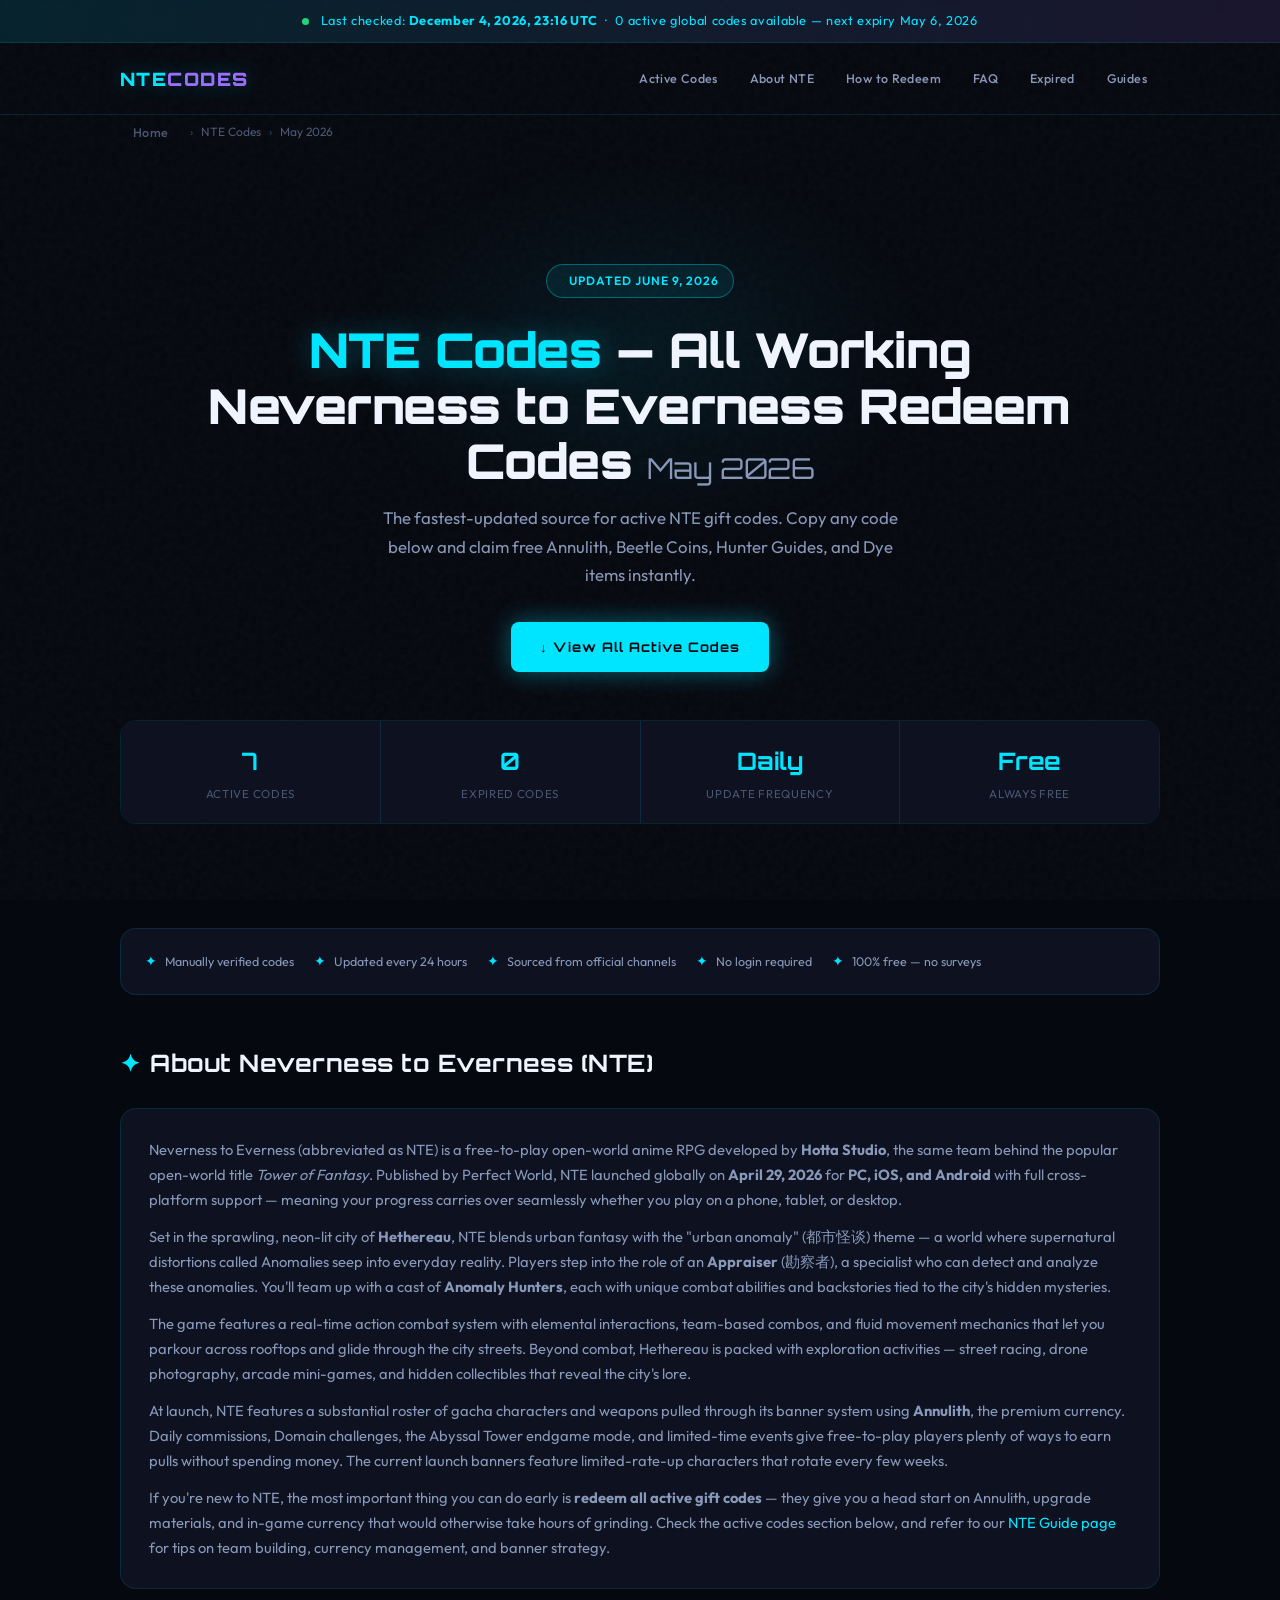
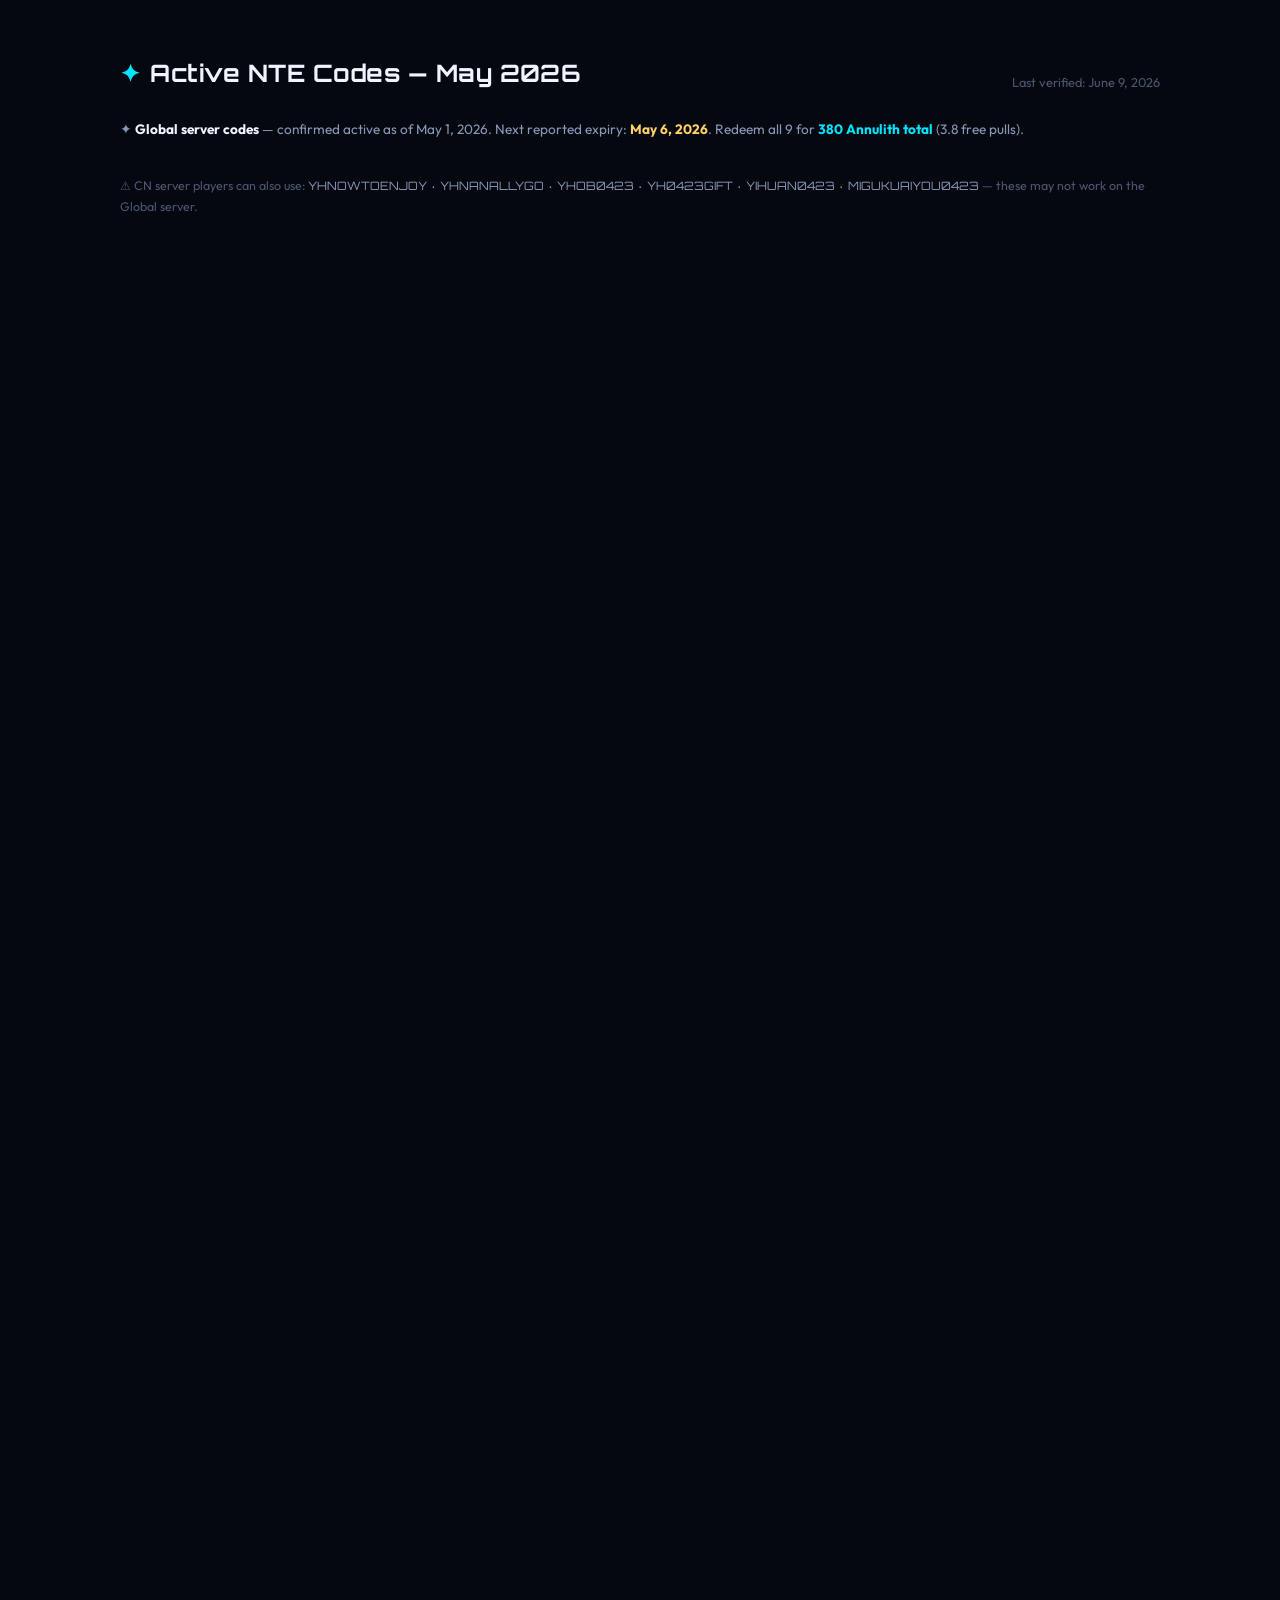
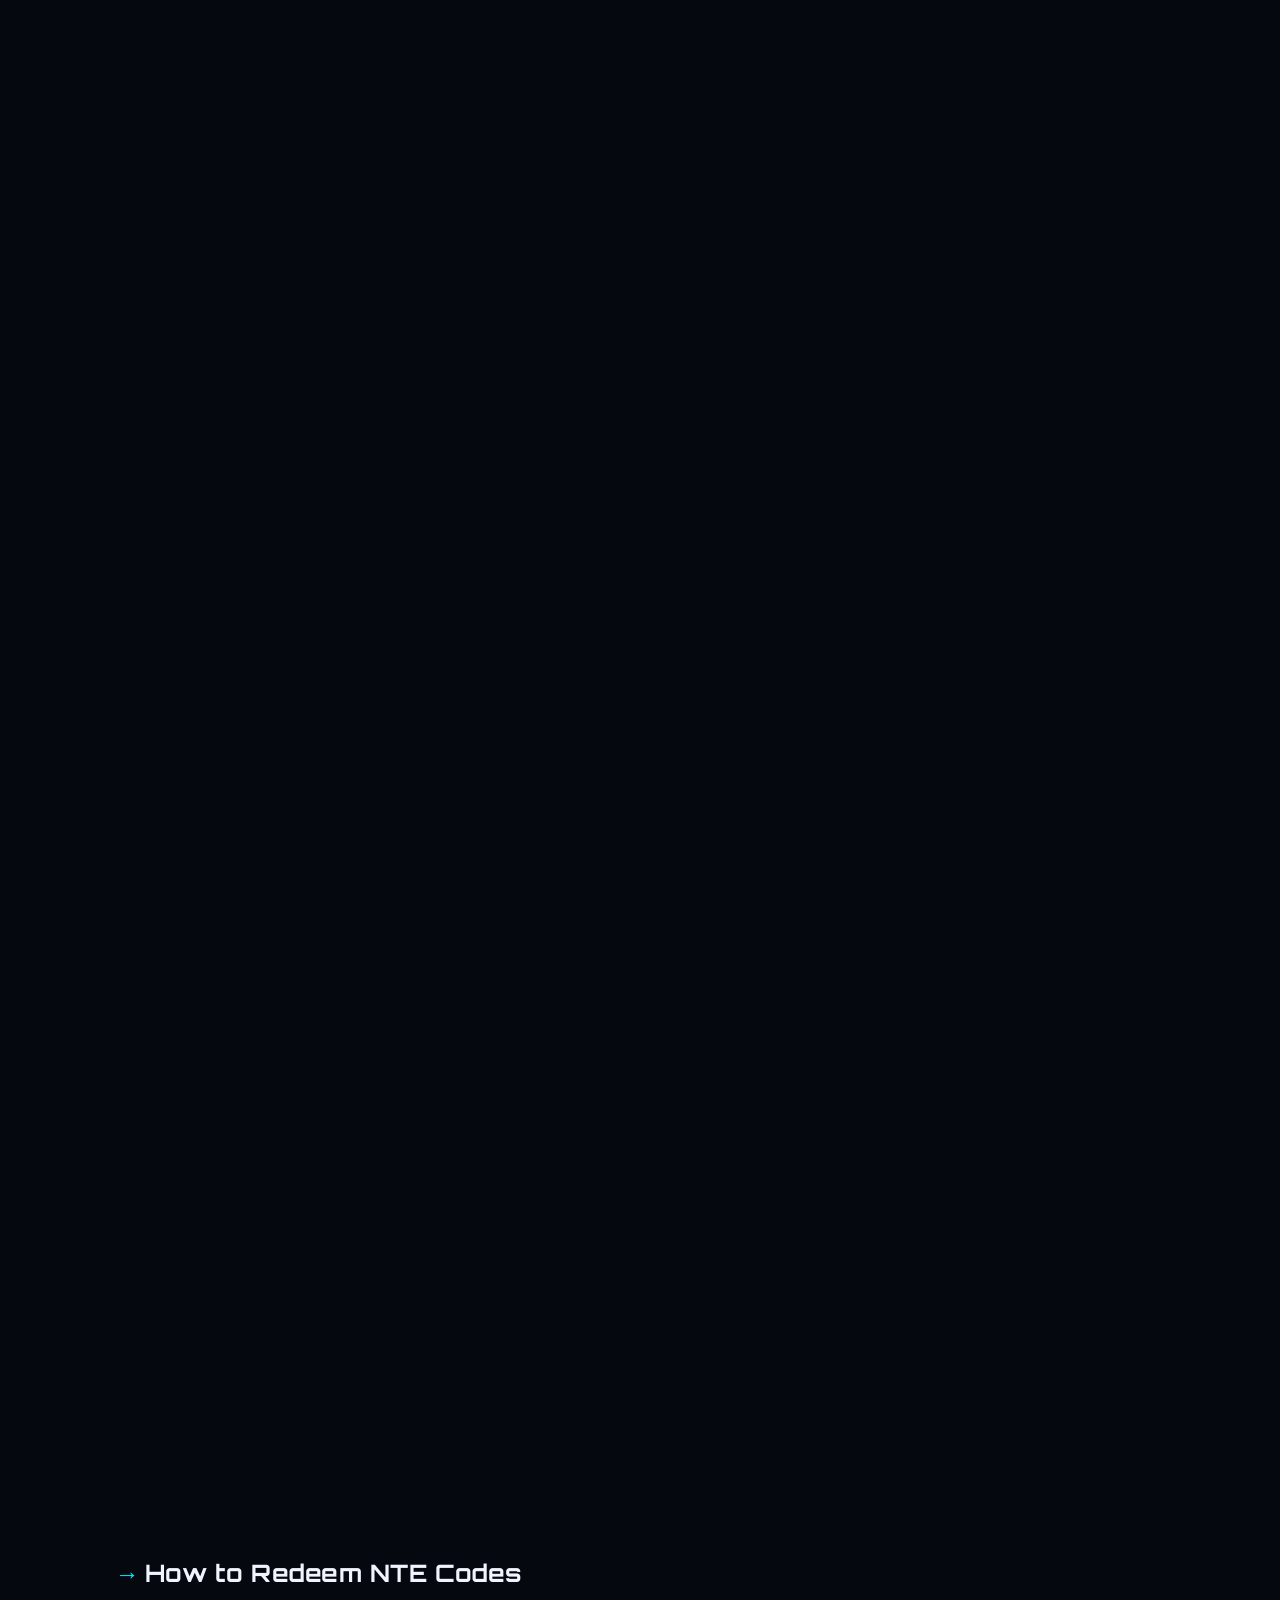
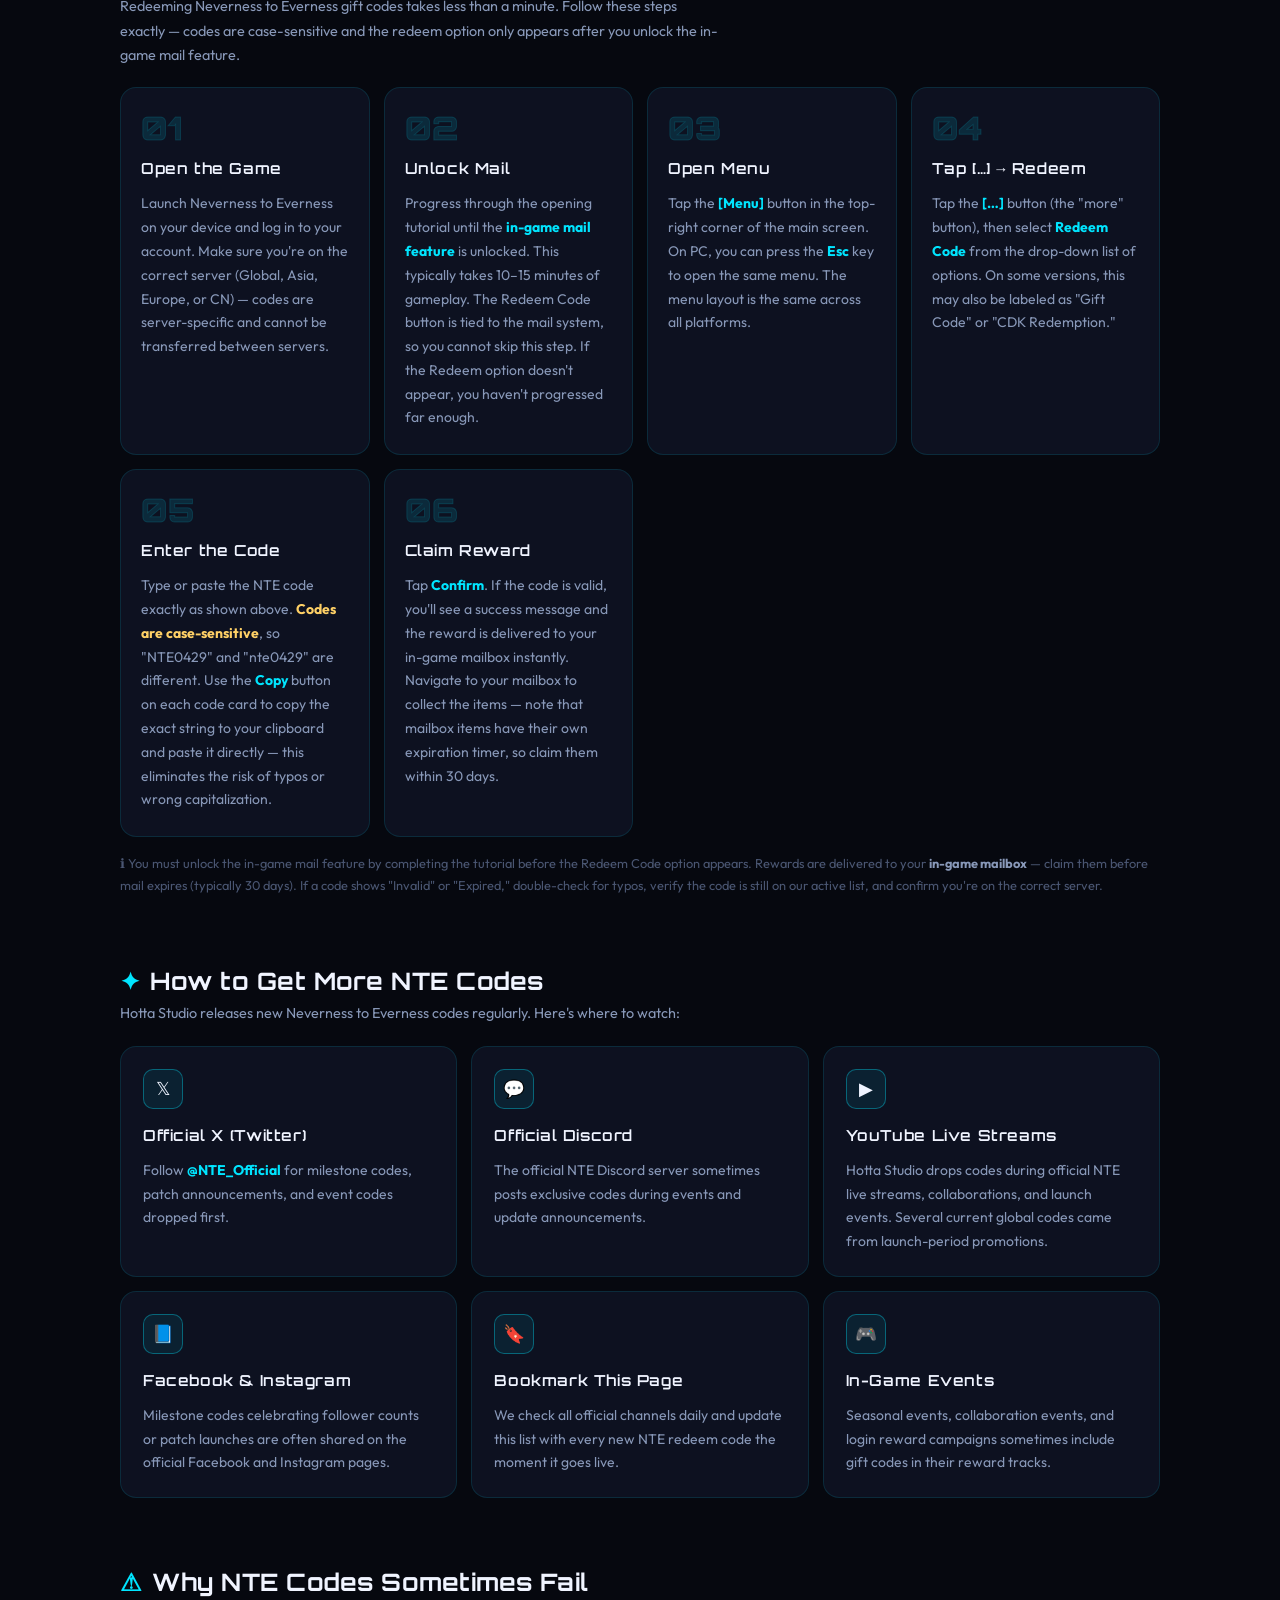
<file: index.html>
<!DOCTYPE html>
<html lang="en">
<head>
  <meta charset="UTF-8" />
  <meta name="viewport" content="width=device-width, initial-scale=1.0" />

  <!-- PRIMARY SEO -->
  <title>NTE Codes June 2026 – All Working Neverness to Everness Redeem Codes</title>
  <meta name="description" content="Get all working NTE codes for May 2026. Full list of active Neverness to Everness redeem codes, gift codes, free rewards, and step-by-step redemption guide. Updated daily." />
  <link rel="canonical" href="https://ntecodes.xyz/" />

  <!-- Open Graph -->
  <meta property="og:type"        content="website" />
  <meta property="og:title"       content="NTE Codes June 2026 – All Working Neverness to Everness Redeem Codes" />
  <meta property="og:description" content="Full list of active NTE codes for May 2026. Claim free Annulith, Beetle Coins, and Hunter Guides in Neverness to Everness — updated daily." />
  <meta property="og:url"         content="https://ntecodes.xyz/" />
  <meta property="og:image"       content="https://ntecodes.xyz/og-image.png" />
  <meta property="og:site_name"   content="NTE Codes" />

  <!-- Twitter Card -->
  <meta name="twitter:card"        content="summary_large_image" />
  <meta name="twitter:title"       content="NTE Codes June 2026 – Working Neverness to Everness Codes" />
  <meta name="twitter:description" content="Claim free rewards with the latest NTE gift codes. Updated daily." />
  <meta name="twitter:image"       content="https://ntecodes.xyz/og-image.png" />

  <!-- Extra SEO -->
  <meta name="robots"   content="index, follow, max-snippet:-1, max-image-preview:large, max-video-preview:-1" />
  <meta name="author"   content="NTE Codes" />


  <!-- SCHEMA MARKUP -->
  <script type="application/ld+json">
  {
    "@context": "https://schema.org",
    "@graph": [
      {
        "@type": "WebPage",
        "@id": "https://ntecodes.xyz/",
        "url": "https://ntecodes.xyz/",
        "name": "NTE Codes June 2026 – All Working Neverness to Everness Redeem Codes",
        "description": "Complete list of active NTE redeem codes for Neverness to Everness (May 2026). Updated daily with new gift codes, free Annulith, Beetle Coins, and Hunter Guide rewards.",
        "inLanguage": "en-US",
        "datePublished": "2026-04-29",
        "dateModified": "2026-06-09",
        "breadcrumb": {"@id": "https://ntecodes.xyz/#breadcrumb"},
        "mainEntity": {"@id": "https://ntecodes.xyz/#faq"}
      },
      {
        "@type": "BreadcrumbList",
        "@id": "https://ntecodes.xyz/#breadcrumb",
        "itemListElement": [
          {"@type":"ListItem","position":1,"name":"Home","item":"https://ntecodes.xyz/"},
          {"@type":"ListItem","position":2,"name":"NTE Codes","item":"https://ntecodes.xyz/#active-codes"}
        ]
      },
      {
        "@type": "FAQPage",
        "@id": "https://ntecodes.xyz/#faq",
        "mainEntity": [
          {
            "@type": "Question",
            "name": "What are NTE codes?",
            "acceptedAnswer": {
              "@type": "Answer",
              "text": "NTE codes are free gift codes released by Hotta Studio for Neverness to Everness. They are redeemed in-game for Annulith (the premium gacha currency), Beetle Coins, Hunter Guides (character XP), and Dye items. All current codes were released during the global launch livestream on April 29, 2026."
            }
          },
          {
            "@type": "Question",
            "name": "What is Neverness to Everness?",
            "acceptedAnswer": {
              "@type": "Answer",
              "text": "Neverness to Everness is a free-to-play open-world anime RPG from Hotta Studio, set in the urban anomaly city of Hethereau. Players take on the role of an Appraiser, teaming up with Anomaly Hunters in a modern supernatural world. The game launched globally on April 29, 2026 on PC, iOS, and Android with full cross-platform support."
            }
          },
          {
            "@type": "Question",
            "name": "How do I redeem NTE codes?",
            "acceptedAnswer": {
              "@type": "Answer",
              "text": "Launch NTE and complete the opening tutorial to unlock in-game mail. Then open the main Menu, tap the [...] button, select Redeem Code, paste the code, and confirm. Rewards arrive in your in-game mailbox immediately."
            }
          },
          {
            "@type": "Question",
            "name": "How to get more Annulith in NTE?",
            "acceptedAnswer": {
              "@type": "Answer",
              "text": "Beyond redeeming gift codes, Annulith can be earned through completing main story chapters, clearing Domain challenges and the Abyssal Tower (Spiral Abyss equivalent), participating in limited-time events, ranking up your Appraisal License battle pass, and converting real-money purchases. Free-to-play players can earn a steady stream by focusing on weekly and monthly reset content."
            }
          },
          {
            "@type": "Question",
            "name": "How often are new NTE codes released?",
            "acceptedAnswer": {
              "@type": "Answer",
              "text": "Hotta Studio typically releases new NTE codes during game updates, seasonal events, milestones, and live-stream broadcasts. This can be weekly or sometimes multiple times per week during major updates."
            }
          },
          {
            "@type": "Question",
            "name": "Are NTE codes case-sensitive?",
            "acceptedAnswer": {
              "@type": "Answer",
              "text": "Yes, all NTE redeem codes are case-sensitive. The redemption system requires exact character matching, so entering 'ntevtuber200' instead of 'NTEvtuber200' will fail. Always use the Copy button on our code cards to paste codes directly into the game."
            }
          },
          {
            "@type": "Question",
            "name": "Are NTE codes free and safe?",
            "acceptedAnswer": {
              "@type": "Answer",
              "text": "Yes. All NTE codes are officially released by Hotta Studio and are completely free. Players should never pay for redeem codes or enter login credentials on third-party sites. If anyone asks for payment, it is a scam."
            }
          },
          {
            "@type": "Question",
            "name": "Can I use NTE codes on multiple accounts?",
            "acceptedAnswer": {
              "@type": "Answer",
              "text": "Yes, NTE codes are tied to individual accounts. Players can redeem each code on every account separately, as long as the code is still active and hasn't expired."
            }
          },
          {
            "@type": "Question",
            "name": "What rewards do NTE codes give?",
            "acceptedAnswer": {
              "@type": "Answer",
              "text": "NTE codes reward players with Annulith (premium gacha currency for summoning characters and weapons), Beetle Coins (in-game shop currency), Hunter Guides of various rarities (character XP materials), Dyes for cosmetic customization, Fons (basic currency), and occasionally limited-edition items."
            }
          },
          {
            "@type": "Question",
            "name": "Why is my NTE code not working?",
            "acceptedAnswer": {
              "@type": "Answer",
              "text": "The most common causes are: the code has expired, already redeemed on the account, a typo (codes are case-sensitive), or region-locked. Always use the Copy button to paste codes exactly and check the expired list on this page first."
            }
          },
          {
            "@type": "Question",
            "name": "When will new NTE codes be released?",
            "acceptedAnswer": {
              "@type": "Answer",
              "text": "The next wave of NTE codes is expected around major version updates, seasonal events, or milestones on official social channels. Follow official social accounts on X/Twitter, Discord, and YouTube for real-time announcements."
            }
          },
          {
            "@type": "Question",
            "name": "How many NTE codes can I redeem?",
            "acceptedAnswer": {
              "@type": "Answer",
              "text": "Every active NTE code can be redeemed once per account. There is no limit on how many different codes can be used all 7 current global codes can be claimed for a combined 380 Annulith plus materials."
            }
          },
          {
            "@type": "Question",
            "name": "CN vs Global server codes — what's the difference?",
            "acceptedAnswer": {
              "@type": "Answer",
              "text": "CN server codes begin with YH (e.g., YHNOWTOENJOY) and are distributed through Chinese platforms like Bilibili. These codes are region-locked and do not work on the global server. Global codes starting with NTE cannot be redeemed on the CN server."
            }
          },
          {
            "@type": "Question",
            "name": "Do NTE codes work on all servers?",
            "acceptedAnswer": {
              "@type": "Answer",
              "text": "Most codes work globally, but some event-specific or region-specific codes are limited to certain servers (CN, Asia, Global). Region restrictions are noted next to codes when known."
            }
          }
        ]
      }
    ]
  }
  </script>

  <link rel="stylesheet" href="style.css?v=5" />
  <link rel="icon" href="data:image/svg+xml,<svg xmlns='http://www.w3.org/2000/svg' viewBox='0 0 32 32'><rect width='32' height='32' rx='6' fill='%2306080f'/><text x='50%25' y='55%25' font-family='monospace' font-weight='900' font-size='18' fill='%2300e5ff' text-anchor='middle' dominant-baseline='middle'>N</text></svg>" />
</head>
<body>

  <!-- STICKY UPDATE BANNER -->
  <div class="update-banner" role="status" aria-live="polite">
    <span class="pulse-dot"></span>
    Last checked: <strong id="last-checked-utc" data-last-checked-utc="2026-06-09T07:16:23Z">May 1, 2026, 01:04 UTC</strong> &nbsp;·&nbsp; 0 active global codes available — next expiry May 6, 2026
  </div>

  <!-- HEADER -->
  <header class="site-header" role="banner">
    <div class="container">
      <div class="header-inner">
        <a href="/" class="logo" aria-label="NTE Codes Home">NTE<span>CODES</span></a>
        <nav aria-label="Page sections">
          <a href="#active-codes">Active Codes</a>
          <a href="#about-nte">About NTE</a>
          <a href="#how-to-redeem">How to Redeem</a>
          <a href="#faq">FAQ</a>
          <a href="#expired">Expired</a>
          <a href="nteguides.html">Guides</a>
        </nav>
      </div>
    </div>
  </header>

  <!-- MAIN CONTENT -->
  <main id="main-content">
    <div class="container">

      <!-- Breadcrumb -->
      <nav class="breadcrumb" aria-label="Breadcrumb">
        <a href="/">Home</a>
        <span class="breadcrumb-sep">›</span>
        <span>NTE Codes</span>
        <span class="breadcrumb-sep">›</span>
        <span>May 2026</span>
      </nav>

      <!-- ─── HERO ─────────────────────────────── -->
      <div class="hero">
        <div class="hero-badge">
          <span class="pulse-dot"></span>
          Updated June 9, 2026
        </div>
        <h1>
          <span class="highlight">NTE Codes</span> — All Working<br />Neverness to Everness Redeem Codes <span style="font-size:0.6em;color:var(--text-secondary);font-weight:400;">May 2026</span>
        </h1>
        <p class="hero-sub">
          The fastest-updated source for active NTE gift codes. Copy any code below and claim free Annulith, Beetle Coins, Hunter Guides, and Dye items instantly.
        </p>
        <a href="#active-codes" class="btn-primary">
          ↓ View All Active Codes
        </a>

        <!-- Stat bar -->
        <div class="stat-bar" role="list">
          <div class="stat-item" role="listitem">
            <div class="stat-value">7</div>
            <div class="stat-label">Active Codes</div>
          </div>
          <div class="stat-item" role="listitem">
            <div class="stat-value">0</div>
            <div class="stat-label">Expired Codes</div>
          </div>
          <div class="stat-item" role="listitem">
            <div class="stat-value">Daily</div>
            <div class="stat-label">Update Frequency</div>
          </div>
          <div class="stat-item" role="listitem">
            <div class="stat-value">Free</div>
            <div class="stat-label">Always Free</div>
          </div>
        </div>
      </div>

      <!-- Trust Bar (E-E-A-T signals) -->
      <div class="trust-bar" role="complementary" aria-label="Trust signals">
        <div class="trust-item"><span class="trust-icon">✦</span> Manually verified codes</div>
        <div class="trust-item"><span class="trust-icon">✦</span> Updated every 24 hours</div>
        <div class="trust-item"><span class="trust-icon">✦</span> Sourced from official channels</div>
        <div class="trust-item"><span class="trust-icon">✦</span> No login required</div>
        <div class="trust-item"><span class="trust-icon">✦</span> 100% free — no surveys</div>
      </div>

      <!-- ─── ABOUT NEVERNESS TO EVERNESS ───────── -->
      <section id="about-nte" aria-labelledby="h2-about">
        <div class="section-header">
          <h2 id="h2-about"><span class="h2-accent">✦</span> About Neverness to Everness (NTE)</h2>
        </div>

        <div class="content-panel" style="padding:28px;">
          <p>Neverness to Everness (abbreviated as NTE) is a free-to-play open-world anime RPG developed by <strong>Hotta Studio</strong>, the same team behind the popular open-world title <em>Tower of Fantasy</em>. Published by Perfect World, NTE launched globally on <strong>April 29, 2026</strong> for <strong>PC, iOS, and Android</strong> with full cross-platform support — meaning your progress carries over seamlessly whether you play on a phone, tablet, or desktop.</p>

          <p>Set in the sprawling, neon-lit city of <strong>Hethereau</strong>, NTE blends urban fantasy with the "urban anomaly" (都市怪谈) theme — a world where supernatural distortions called Anomalies seep into everyday reality. Players step into the role of an <strong>Appraiser</strong> (勘察者), a specialist who can detect and analyze these anomalies. You'll team up with a cast of <strong>Anomaly Hunters</strong>, each with unique combat abilities and backstories tied to the city's hidden mysteries.</p>

          <p>The game features a real-time action combat system with elemental interactions, team-based combos, and fluid movement mechanics that let you parkour across rooftops and glide through the city streets. Beyond combat, Hethereau is packed with exploration activities — street racing, drone photography, arcade mini-games, and hidden collectibles that reveal the city's lore.</p>

          <p>At launch, NTE features a substantial roster of gacha characters and weapons pulled through its banner system using <strong>Annulith</strong>, the premium currency. Daily commissions, Domain challenges, the Abyssal Tower endgame mode, and limited-time events give free-to-play players plenty of ways to earn pulls without spending money. The current launch banners feature limited-rate-up characters that rotate every few weeks.</p>

          <p>If you're new to NTE, the most important thing you can do early is <strong>redeem all active gift codes</strong> — they give you a head start on Annulith, upgrade materials, and in-game currency that would otherwise take hours of grinding. Check the active codes section below, and refer to our <a href="nteguides.html" style="color:var(--cyan);text-decoration:none;">NTE Guide page</a> for tips on team building, currency management, and banner strategy.</p>
        </div>
      </section>

      <!-- ─── ACTIVE CODES ──────────────────────── -->
      <section id="active-codes" aria-labelledby="h2-active">
        <div class="section-header">
          <h2 id="h2-active"><span class="h2-accent">✦</span> Active NTE Codes — May 2026</h2>
          <span class="section-note">Last verified: June 9, 2026</span>
        </div>

        <p style="color:var(--text-secondary);font-size:.85rem;margin-bottom:18px;">
          ✦ <strong style="color:var(--text-primary)">Global server codes</strong> — confirmed active as of May 1, 2026. Next reported expiry: <strong style="color:var(--yellow)">May 6, 2026</strong>. Redeem all 9 for <strong style="color:var(--cyan)">380 Annulith total</strong> (3.8 free pulls).
        </p>

        <div class="codes-grid">
          <!-- expired codes moved to expired section -->
                  

          

          

          

          

          

          

          

          

          

          

          

          

          

          

          

          

          

          

          

          

          

          

          

          

          

          

          

          

          

          

          

          

          

          

          

          

          

          

          

          

          

          

          

          

          

          

          

          

          

          

          

          

          

          

          

          

          

          

          

          

          

          

          

          

          

          

          

          

          

          

          

          

          

          

          

          

          

          

          

          

          

          

          

          

          

          

          

          

          

          

          

          

          

          

          

          

          

          

          

          

          

          

          

          

          

          

          

          

          

          

          

          

          

          

          

          

          

          

          

          

          

          

          

          

          

          

          

          

          

          

          

          

          

          

          

          

          

          

          

          

          

          

          

          

          

          

          

          

          

          

          

          

          

          

          

          

          

          

          

          

          

          

          

          

          

          

          

          

          

          

          

          

          

          

          

          

          

          

          

          

          

          

          

          

          

          

          

          

          

          

          

          

          

          

          

          

          

          

          

          

          

          

          

          

          

          

          

          

          

          

          

          

          

          

          

          

          

          

          

          

          

          

          

          

          

          

          

          

          

          

          

          

          

          

          

          

          

          

</div>

        <p style="color:var(--text-muted);font-size:0.78rem;margin-top:16px;">
          ⚠ CN server players can also use: <span style="color:var(--text-secondary);font-family:var(--font-display);font-size:0.72rem;word-break:break-all;overflow-wrap:break-word;white-space:normal;">YHNOWTOENJOY · YHNANALLYGO · YHOB0423 · YH0423GIFT · YIHUAN0423 · MIGUKUAIYOU0423</span> — these may not work on the Global server.
        </p>
      </section>

      <!-- ─── EXPIRED CODES ─────────────────────── -->
      <section id="expired" aria-labelledby="h2-expired">
        <div class="section-header">
          <h2 id="h2-expired"><span class="h2-accent">✕</span> Expired NTE Codes</h2>
          <span class="section-note">Do not use — these no longer work</span>
        </div>

        <div class="expired-table-wrap">
        <table class="expired-table">
          <thead>
            <tr>
              <th>Code</th>
              <th>Rewards</th>
              <th>Expired</th>
            </tr>
          </thead>
          <tbody>
          <tr>
            <td><span class="expired-code-str">NTEvtuber200</span></td>
            <td>◈ 10,000 Fons</td>
            <td>Expired May 20, 2026</td>
          </tr>
          <tr>
            <td><span class="expired-code-str">NTEHAVEFUN</span></td>
            <td>◈ 3× Rising Hunter Guide</td>
            <td>Expired May 20, 2026</td>
          </tr>
          <tr>
            <td><span class="expired-code-str">504980102FKGOVNS</span></td>
            <td>◈ 30 Annulith</td>
            <td>Expired May 20, 2026</td>
          </tr>
          <tr>
            <td><span class="expired-code-str">NTENOWTOENJOY</span></td>
            <td>◈ 100 Annulith</td>
            <td>Expired May 20, 2026</td>
          </tr>
          <tr>
            <td><span class="expired-code-str">NTENANALLYGO</span></td>
            <td>◈ 100 Annulith</td>
            <td>Expired May 20, 2026</td>
          </tr>
          <tr>
            <td><span class="expired-code-str">NTE0429</span></td>
            <td>◈ 100 Annulith</td>
            <td>Expired May 20, 2026</td>
          </tr>
          <tr>
            <td><span class="expired-code-str">NTEGIFT</span></td>
            <td>◈ 50 Annulith</td>
            <td>Expired May 20, 2026</td>
          </tr>
          <tr>
            <td><span class="expired-code-str">NTEFREE</span></td>
            <td>◈ 30k fons</td>
            <td>Expired May 20, 2026</td>
          </tr>
          <tr>
            <td><span class="expired-code-str">NTEvtuber</span></td>
            <td>◈ 50k fons and 50k beetle coins</td>
            <td>Expired May 20, 2026</td>
          </tr>
          <tr>
            <td><span class="expired-code-str">NTENENE</span></td>
            <td>◈ 10k fons</td>
            <td>Expired May 20, 2026</td>
          </tr>
          <tr>
            <td><span class="expired-code-str">NTEFUNGAME</span></td>
            <td>◈ 10k fons</td>
            <td>Expired May 20, 2026</td>
          </tr>
          <tr>
            <td><span class="expired-code-str">NTEWINFONS</span></td>
            <td>◈ 20k fons</td>
            <td>Expired May 20, 2026</td>
          </tr>
          <tr>
            <td><span class="expired-code-str">NTE429vtuber</span></td>
            <td>◈ 30k fons and 30k beetle coins</td>
            <td>Expired May 20, 2026</td>
          </tr>
                    <tr>
            <td><span class="expired-code-str">NTE429vtuber</span></td>
            <td>◈ 30k fons and 30k beetle coins</td>
            <td>Expired May 21, 2026</td>
          </tr>
          <tr>
            <td><span class="expired-code-str">NTEFUNGAME</span></td>
            <td>◈ 10k fons</td>
            <td>Expired May 21, 2026</td>
          </tr>
          <tr>
            <td><span class="expired-code-str">NTEWINFONS</span></td>
            <td>◈ 20k fons</td>
            <td>Expired May 21, 2026</td>
          </tr>
          <tr>
            <td><span class="expired-code-str">NTENENE</span></td>
            <td>◈ 10k fons</td>
            <td>Expired May 21, 2026</td>
          </tr>
          <tr>
            <td><span class="expired-code-str">NTEFREE</span></td>
            <td>◈ 30k fons</td>
            <td>Expired May 21, 2026</td>
          </tr>
          <tr>
            <td><span class="expired-code-str">NTEvtuber</span></td>
            <td>◈ 50k fons and 50k beetle coins</td>
            <td>Expired May 21, 2026</td>
          </tr>
          <tr>
            <td><span class="expired-code-str">NTEvtuber200</span></td>
            <td>◈ 10k beetle coins and 10k fons</td>
            <td>Expired May 21, 2026</td>
          </tr>
          <tr>
            <td><span class="expired-code-str">504980102FKGOVNS</span></td>
            <td>◈ 20k beetle coins</td>
            <td>Expired May 21, 2026</td>
          </tr>
          <tr>
            <td><span class="expired-code-str">NTENOWTOENJOY</span></td>
            <td>◈ 100 annulith</td>
            <td>Expired May 21, 2026</td>
          </tr>
          <tr>
            <td><span class="expired-code-str">NTEHAVEFUN</span></td>
            <td>◈ three rising hunter guide</td>
            <td>Expired May 21, 2026</td>
          </tr>
          <tr>
            <td><span class="expired-code-str">NTENANALLYGO</span></td>
            <td>◈ 100 annulith</td>
            <td>Expired May 21, 2026</td>
          </tr>
          <tr>
            <td><span class="expired-code-str">NTE0429</span></td>
            <td>◈ 100 annulith</td>
            <td>Expired May 21, 2026</td>
          </tr>
          <tr>
            <td><span class="expired-code-str">NTEGIFT</span></td>
            <td>◈ 50 annulith</td>
            <td>Expired May 21, 2026</td>
          </tr>
                    <tr>
            <td><span class="expired-code-str">NTE429vtuber</span></td>
            <td>◈ 30k fons and 30k beetle coins</td>
            <td>Expired May 23, 2026</td>
          </tr>
          <tr>
            <td><span class="expired-code-str">NTEFUNGAME</span></td>
            <td>◈ 10k fons</td>
            <td>Expired May 23, 2026</td>
          </tr>
          <tr>
            <td><span class="expired-code-str">NTEWINFONS</span></td>
            <td>◈ 20k fons</td>
            <td>Expired May 23, 2026</td>
          </tr>
          <tr>
            <td><span class="expired-code-str">NTENENE</span></td>
            <td>◈ 10k fons</td>
            <td>Expired May 23, 2026</td>
          </tr>
          <tr>
            <td><span class="expired-code-str">NTEFREE</span></td>
            <td>◈ 30k fons</td>
            <td>Expired May 23, 2026</td>
          </tr>
          <tr>
            <td><span class="expired-code-str">NTEvtuber</span></td>
            <td>◈ 50k fons and 50k beetle coins</td>
            <td>Expired May 23, 2026</td>
          </tr>
          <tr>
            <td><span class="expired-code-str">NTEvtuber200</span></td>
            <td>◈ 10k beetle coins and 10k fons</td>
            <td>Expired May 23, 2026</td>
          </tr>
          <tr>
            <td><span class="expired-code-str">504980102FKGOVNS</span></td>
            <td>◈ 20k beetle coins</td>
            <td>Expired May 23, 2026</td>
          </tr>
          <tr>
            <td><span class="expired-code-str">NTENOWTOENJOY</span></td>
            <td>◈ 100 annulith</td>
            <td>Expired May 23, 2026</td>
          </tr>
          <tr>
            <td><span class="expired-code-str">NTEHAVEFUN</span></td>
            <td>◈ three rising hunter guide</td>
            <td>Expired May 23, 2026</td>
          </tr>
          <tr>
            <td><span class="expired-code-str">NTENANALLYGO</span></td>
            <td>◈ 100 annulith</td>
            <td>Expired May 23, 2026</td>
          </tr>
          <tr>
            <td><span class="expired-code-str">NTE0429</span></td>
            <td>◈ 100 annulith</td>
            <td>Expired May 23, 2026</td>
          </tr>
          <tr>
            <td><span class="expired-code-str">NTEGIFT</span></td>
            <td>◈ 50 annulith</td>
            <td>Expired May 23, 2026</td>
          </tr>
          <tr>
            <td><span class="expired-code-str">DREAMWALK0603</span></td>
            <td>◈ 100 annulith</td>
            <td>Expired May 23, 2026</td>
          </tr>
          <tr>
            <td><span class="expired-code-str">TOMATO100</span></td>
            <td>◈ 100 annulith</td>
            <td>Expired May 23, 2026</td>
          </tr>
          <tr>
            <td><span class="expired-code-str">RACENOLIMIT</span></td>
            <td>◈ 100 annulith</td>
            <td>Expired May 23, 2026</td>
          </tr>
                    <tr>
            <td><span class="expired-code-str">DREAMWALK0603</span></td>
            <td>◈ 100 annulith</td>
            <td>Expired May 27, 2026</td>
          </tr>
          <tr>
            <td><span class="expired-code-str">TOMATO100</span></td>
            <td>◈ 100 annulith</td>
            <td>Expired May 27, 2026</td>
          </tr>
          <tr>
            <td><span class="expired-code-str">RACENOLIMIT</span></td>
            <td>◈ 100 annulith</td>
            <td>Expired May 27, 2026</td>
          </tr>
          <tr>
            <td><span class="expired-code-str">NTE429vtuber</span></td>
            <td>◈ 30k fons and 30k beetle coins</td>
            <td>Expired May 27, 2026</td>
          </tr>
          <tr>
            <td><span class="expired-code-str">NTEFUNGAME</span></td>
            <td>◈ 10k fons</td>
            <td>Expired May 27, 2026</td>
          </tr>
          <tr>
            <td><span class="expired-code-str">NTEWINFONS</span></td>
            <td>◈ 20k fons</td>
            <td>Expired May 27, 2026</td>
          </tr>
          <tr>
            <td><span class="expired-code-str">NTENENE</span></td>
            <td>◈ 10k fons</td>
            <td>Expired May 27, 2026</td>
          </tr>
          <tr>
            <td><span class="expired-code-str">NTEFREE</span></td>
            <td>◈ 30k fons</td>
            <td>Expired May 27, 2026</td>
          </tr>
          <tr>
            <td><span class="expired-code-str">NTEvtuber</span></td>
            <td>◈ 50k fons and 50k beetle coins</td>
            <td>Expired May 27, 2026</td>
          </tr>
          <tr>
            <td><span class="expired-code-str">NTEvtuber200</span></td>
            <td>◈ 10k beetle coins and 10k fons</td>
            <td>Expired May 27, 2026</td>
          </tr>
          <tr>
            <td><span class="expired-code-str">504980102FKGOVNS</span></td>
            <td>◈ 20k beetle coins</td>
            <td>Expired May 27, 2026</td>
          </tr>
          <tr>
            <td><span class="expired-code-str">NTENOWTOENJOY</span></td>
            <td>◈ 100 annulith</td>
            <td>Expired May 27, 2026</td>
          </tr>
          <tr>
            <td><span class="expired-code-str">NTEHAVEFUN</span></td>
            <td>◈ three rising hunter guide</td>
            <td>Expired May 27, 2026</td>
          </tr>
          <tr>
            <td><span class="expired-code-str">NTENANALLYGO</span></td>
            <td>◈ 100 annulith</td>
            <td>Expired May 27, 2026</td>
          </tr>
          <tr>
            <td><span class="expired-code-str">NTE0429</span></td>
            <td>◈ 100 annulith</td>
            <td>Expired May 27, 2026</td>
          </tr>
          <tr>
            <td><span class="expired-code-str">NTEGIFT</span></td>
            <td>◈ 50 annulith</td>
            <td>Expired May 27, 2026</td>
          </tr>
                    <tr>
            <td><span class="expired-code-str">NTE429vtuber</span></td>
            <td>◈ 30k fons and 30k beetle coins</td>
            <td>Expired May 27, 2026</td>
          </tr>
          <tr>
            <td><span class="expired-code-str">NTEFUNGAME</span></td>
            <td>◈ 10k fons</td>
            <td>Expired May 27, 2026</td>
          </tr>
          <tr>
            <td><span class="expired-code-str">NTEWINFONS</span></td>
            <td>◈ 20k fons</td>
            <td>Expired May 27, 2026</td>
          </tr>
          <tr>
            <td><span class="expired-code-str">NTENENE</span></td>
            <td>◈ 10k fons</td>
            <td>Expired May 27, 2026</td>
          </tr>
          <tr>
            <td><span class="expired-code-str">NTEFREE</span></td>
            <td>◈ 30k fons</td>
            <td>Expired May 27, 2026</td>
          </tr>
          <tr>
            <td><span class="expired-code-str">NTEvtuber</span></td>
            <td>◈ 50k fons and 50k beetle coins</td>
            <td>Expired May 27, 2026</td>
          </tr>
          <tr>
            <td><span class="expired-code-str">NTEvtuber200</span></td>
            <td>◈ 10k beetle coins and 10k fons</td>
            <td>Expired May 27, 2026</td>
          </tr>
          <tr>
            <td><span class="expired-code-str">504980102FKGOVNS</span></td>
            <td>◈ 20k beetle coins</td>
            <td>Expired May 27, 2026</td>
          </tr>
          <tr>
            <td><span class="expired-code-str">NTENOWTOENJOY</span></td>
            <td>◈ 100 annulith</td>
            <td>Expired May 27, 2026</td>
          </tr>
          <tr>
            <td><span class="expired-code-str">DREAMWALK0603</span></td>
            <td>◈ 100 annulith</td>
            <td>Expired May 27, 2026</td>
          </tr>
          <tr>
            <td><span class="expired-code-str">TOMATO100</span></td>
            <td>◈ 100 annulith</td>
            <td>Expired May 27, 2026</td>
          </tr>
          <tr>
            <td><span class="expired-code-str">RACENOLIMIT</span></td>
            <td>◈ 100 annulith</td>
            <td>Expired May 27, 2026</td>
          </tr>
          <tr>
            <td><span class="expired-code-str">NTEHAVEFUN</span></td>
            <td>◈ three rising hunter guide</td>
            <td>Expired May 27, 2026</td>
          </tr>
          <tr>
            <td><span class="expired-code-str">NTENANALLYGO</span></td>
            <td>◈ 100 annulith</td>
            <td>Expired May 27, 2026</td>
          </tr>
          <tr>
            <td><span class="expired-code-str">NTE0429</span></td>
            <td>◈ 100 annulith</td>
            <td>Expired May 27, 2026</td>
          </tr>
          <tr>
            <td><span class="expired-code-str">NTEGIFT</span></td>
            <td>◈ 50 annulith</td>
            <td>Expired May 27, 2026</td>
          </tr>
                    <tr>
            <td><span class="expired-code-str">NTE429vtuber</span></td>
            <td>◈ 30k fons and 30k beetle coins</td>
            <td>Expired May 27, 2026</td>
          </tr>
          <tr>
            <td><span class="expired-code-str">NTEFUNGAME</span></td>
            <td>◈ 10k fons</td>
            <td>Expired May 27, 2026</td>
          </tr>
          <tr>
            <td><span class="expired-code-str">NTEWINFONS</span></td>
            <td>◈ 20k fons</td>
            <td>Expired May 27, 2026</td>
          </tr>
          <tr>
            <td><span class="expired-code-str">NTENENE</span></td>
            <td>◈ 10k fons</td>
            <td>Expired May 27, 2026</td>
          </tr>
          <tr>
            <td><span class="expired-code-str">NTEFREE</span></td>
            <td>◈ 30k fons</td>
            <td>Expired May 27, 2026</td>
          </tr>
          <tr>
            <td><span class="expired-code-str">NTEvtuber</span></td>
            <td>◈ 50k fons and 50k beetle coins</td>
            <td>Expired May 27, 2026</td>
          </tr>
          <tr>
            <td><span class="expired-code-str">NTEvtuber200</span></td>
            <td>◈ 10k beetle coins and 10k fons</td>
            <td>Expired May 27, 2026</td>
          </tr>
          <tr>
            <td><span class="expired-code-str">504980102FKGOVNS</span></td>
            <td>◈ 20k beetle coins</td>
            <td>Expired May 27, 2026</td>
          </tr>
          <tr>
            <td><span class="expired-code-str">NTENOWTOENJOY</span></td>
            <td>◈ 100 annulith</td>
            <td>Expired May 27, 2026</td>
          </tr>
          <tr>
            <td><span class="expired-code-str">DREAMWALK0603</span></td>
            <td>◈ 100 annulith</td>
            <td>Expired May 27, 2026</td>
          </tr>
          <tr>
            <td><span class="expired-code-str">TOMATO100</span></td>
            <td>◈ 100 annulith</td>
            <td>Expired May 27, 2026</td>
          </tr>
          <tr>
            <td><span class="expired-code-str">RACENOLIMIT</span></td>
            <td>◈ 100 annulith</td>
            <td>Expired May 27, 2026</td>
          </tr>
          <tr>
            <td><span class="expired-code-str">NTEHAVEFUN</span></td>
            <td>◈ three rising hunter guide</td>
            <td>Expired May 27, 2026</td>
          </tr>
          <tr>
            <td><span class="expired-code-str">NTENANALLYGO</span></td>
            <td>◈ 100 annulith</td>
            <td>Expired May 27, 2026</td>
          </tr>
          <tr>
            <td><span class="expired-code-str">NTE0429</span></td>
            <td>◈ 100 annulith</td>
            <td>Expired May 27, 2026</td>
          </tr>
          <tr>
            <td><span class="expired-code-str">NTEGIFT</span></td>
            <td>◈ 50 annulith</td>
            <td>Expired May 27, 2026</td>
          </tr>
                    <tr>
            <td><span class="expired-code-str">NTE429vtuber</span></td>
            <td>◈ 30k fons and 30k beetle coins</td>
            <td>Expired May 28, 2026</td>
          </tr>
          <tr>
            <td><span class="expired-code-str">NTEFUNGAME</span></td>
            <td>◈ 10k fons</td>
            <td>Expired May 28, 2026</td>
          </tr>
          <tr>
            <td><span class="expired-code-str">NTEWINFONS</span></td>
            <td>◈ 20k fons</td>
            <td>Expired May 28, 2026</td>
          </tr>
          <tr>
            <td><span class="expired-code-str">NTENENE</span></td>
            <td>◈ 10k fons</td>
            <td>Expired May 28, 2026</td>
          </tr>
          <tr>
            <td><span class="expired-code-str">NTEFREE</span></td>
            <td>◈ 30k fons</td>
            <td>Expired May 28, 2026</td>
          </tr>
          <tr>
            <td><span class="expired-code-str">NTEvtuber</span></td>
            <td>◈ 50k fons and 50k beetle coins</td>
            <td>Expired May 28, 2026</td>
          </tr>
          <tr>
            <td><span class="expired-code-str">NTEvtuber200</span></td>
            <td>◈ 10k beetle coins and 10k fons</td>
            <td>Expired May 28, 2026</td>
          </tr>
          <tr>
            <td><span class="expired-code-str">504980102FKGOVNS</span></td>
            <td>◈ 20k beetle coins</td>
            <td>Expired May 28, 2026</td>
          </tr>
          <tr>
            <td><span class="expired-code-str">NTENOWTOENJOY</span></td>
            <td>◈ 100 annulith</td>
            <td>Expired May 28, 2026</td>
          </tr>
          <tr>
            <td><span class="expired-code-str">DREAMWALK0603</span></td>
            <td>◈ 100 annulith</td>
            <td>Expired May 28, 2026</td>
          </tr>
          <tr>
            <td><span class="expired-code-str">TOMATO100</span></td>
            <td>◈ 100 annulith</td>
            <td>Expired May 28, 2026</td>
          </tr>
          <tr>
            <td><span class="expired-code-str">RACENOLIMIT</span></td>
            <td>◈ 100 annulith</td>
            <td>Expired May 28, 2026</td>
          </tr>
          <tr>
            <td><span class="expired-code-str">NTEHAVEFUN</span></td>
            <td>◈ three rising hunter guide</td>
            <td>Expired May 28, 2026</td>
          </tr>
          <tr>
            <td><span class="expired-code-str">NTENANALLYGO</span></td>
            <td>◈ 100 annulith</td>
            <td>Expired May 28, 2026</td>
          </tr>
          <tr>
            <td><span class="expired-code-str">NTE0429</span></td>
            <td>◈ 100 annulith</td>
            <td>Expired May 28, 2026</td>
          </tr>
          <tr>
            <td><span class="expired-code-str">NTEGIFT</span></td>
            <td>◈ 50 annulith</td>
            <td>Expired May 28, 2026</td>
          </tr>
                    <tr>
            <td><span class="expired-code-str">NTE429vtuber</span></td>
            <td>◈ 30k fons and 30k beetle coins</td>
            <td>Expired May 28, 2026</td>
          </tr>
          <tr>
            <td><span class="expired-code-str">NTEFUNGAME</span></td>
            <td>◈ 10k fons</td>
            <td>Expired May 28, 2026</td>
          </tr>
          <tr>
            <td><span class="expired-code-str">NTEWINFONS</span></td>
            <td>◈ 20k fons</td>
            <td>Expired May 28, 2026</td>
          </tr>
          <tr>
            <td><span class="expired-code-str">NTENENE</span></td>
            <td>◈ 10k fons</td>
            <td>Expired May 28, 2026</td>
          </tr>
          <tr>
            <td><span class="expired-code-str">NTEFREE</span></td>
            <td>◈ 30k fons</td>
            <td>Expired May 28, 2026</td>
          </tr>
          <tr>
            <td><span class="expired-code-str">NTEvtuber</span></td>
            <td>◈ 50k fons and 50k beetle coins</td>
            <td>Expired May 28, 2026</td>
          </tr>
          <tr>
            <td><span class="expired-code-str">NTEvtuber200</span></td>
            <td>◈ 10k beetle coins and 10k fons</td>
            <td>Expired May 28, 2026</td>
          </tr>
          <tr>
            <td><span class="expired-code-str">504980102FKGOVNS</span></td>
            <td>◈ 20k beetle coins</td>
            <td>Expired May 28, 2026</td>
          </tr>
          <tr>
            <td><span class="expired-code-str">NTENOWTOENJOY</span></td>
            <td>◈ 100 annulith</td>
            <td>Expired May 28, 2026</td>
          </tr>
          <tr>
            <td><span class="expired-code-str">DREAMWALK0603</span></td>
            <td>◈ 100 annulith</td>
            <td>Expired May 28, 2026</td>
          </tr>
          <tr>
            <td><span class="expired-code-str">TOMATO100</span></td>
            <td>◈ 100 annulith</td>
            <td>Expired May 28, 2026</td>
          </tr>
          <tr>
            <td><span class="expired-code-str">RACENOLIMIT</span></td>
            <td>◈ 100 annulith</td>
            <td>Expired May 28, 2026</td>
          </tr>
          <tr>
            <td><span class="expired-code-str">NTEHAVEFUN</span></td>
            <td>◈ three rising hunter guide</td>
            <td>Expired May 28, 2026</td>
          </tr>
          <tr>
            <td><span class="expired-code-str">NTENANALLYGO</span></td>
            <td>◈ 100 annulith</td>
            <td>Expired May 28, 2026</td>
          </tr>
          <tr>
            <td><span class="expired-code-str">NTE0429</span></td>
            <td>◈ 100 annulith</td>
            <td>Expired May 28, 2026</td>
          </tr>
          <tr>
            <td><span class="expired-code-str">NTEGIFT</span></td>
            <td>◈ 50 annulith</td>
            <td>Expired May 28, 2026</td>
          </tr>
                    <tr>
            <td><span class="expired-code-str">NTE429vtuber</span></td>
            <td>◈ 30k fons and 30k beetle coins</td>
            <td>Expired May 28, 2026</td>
          </tr>
          <tr>
            <td><span class="expired-code-str">NTEFUNGAME</span></td>
            <td>◈ 10k fons</td>
            <td>Expired May 28, 2026</td>
          </tr>
          <tr>
            <td><span class="expired-code-str">NTEWINFONS</span></td>
            <td>◈ 20k fons</td>
            <td>Expired May 28, 2026</td>
          </tr>
          <tr>
            <td><span class="expired-code-str">NTENENE</span></td>
            <td>◈ 10k fons</td>
            <td>Expired May 28, 2026</td>
          </tr>
          <tr>
            <td><span class="expired-code-str">NTEFREE</span></td>
            <td>◈ 30k fons</td>
            <td>Expired May 28, 2026</td>
          </tr>
          <tr>
            <td><span class="expired-code-str">NTEvtuber</span></td>
            <td>◈ 50k fons and 50k beetle coins</td>
            <td>Expired May 28, 2026</td>
          </tr>
          <tr>
            <td><span class="expired-code-str">NTEvtuber200</span></td>
            <td>◈ 10k beetle coins and 10k fons</td>
            <td>Expired May 28, 2026</td>
          </tr>
          <tr>
            <td><span class="expired-code-str">504980102FKGOVNS</span></td>
            <td>◈ 20k beetle coins</td>
            <td>Expired May 28, 2026</td>
          </tr>
          <tr>
            <td><span class="expired-code-str">NTENOWTOENJOY</span></td>
            <td>◈ 100 annulith</td>
            <td>Expired May 28, 2026</td>
          </tr>
          <tr>
            <td><span class="expired-code-str">DREAMWALK0603</span></td>
            <td>◈ 100 annulith</td>
            <td>Expired May 28, 2026</td>
          </tr>
          <tr>
            <td><span class="expired-code-str">TOMATO100</span></td>
            <td>◈ 100 annulith</td>
            <td>Expired May 28, 2026</td>
          </tr>
          <tr>
            <td><span class="expired-code-str">RACENOLIMIT</span></td>
            <td>◈ 100 annulith</td>
            <td>Expired May 28, 2026</td>
          </tr>
          <tr>
            <td><span class="expired-code-str">NTEHAVEFUN</span></td>
            <td>◈ three rising hunter guide</td>
            <td>Expired May 28, 2026</td>
          </tr>
          <tr>
            <td><span class="expired-code-str">NTENANALLYGO</span></td>
            <td>◈ 100 annulith</td>
            <td>Expired May 28, 2026</td>
          </tr>
          <tr>
            <td><span class="expired-code-str">NTE0429</span></td>
            <td>◈ 100 annulith</td>
            <td>Expired May 28, 2026</td>
          </tr>
          <tr>
            <td><span class="expired-code-str">NTEGIFT</span></td>
            <td>◈ 50 annulith</td>
            <td>Expired May 28, 2026</td>
          </tr>
                    <tr>
            <td><span class="expired-code-str">NTE429vtuber</span></td>
            <td>◈ 30k fons and 30k beetle coins</td>
            <td>Expired May 29, 2026</td>
          </tr>
          <tr>
            <td><span class="expired-code-str">NTEFUNGAME</span></td>
            <td>◈ 10k fons</td>
            <td>Expired May 29, 2026</td>
          </tr>
          <tr>
            <td><span class="expired-code-str">NTEWINFONS</span></td>
            <td>◈ 20k fons</td>
            <td>Expired May 29, 2026</td>
          </tr>
          <tr>
            <td><span class="expired-code-str">NTENENE</span></td>
            <td>◈ 10k fons</td>
            <td>Expired May 29, 2026</td>
          </tr>
          <tr>
            <td><span class="expired-code-str">NTEFREE</span></td>
            <td>◈ 30k fons</td>
            <td>Expired May 29, 2026</td>
          </tr>
          <tr>
            <td><span class="expired-code-str">NTEvtuber</span></td>
            <td>◈ 50k fons and 50k beetle coins</td>
            <td>Expired May 29, 2026</td>
          </tr>
          <tr>
            <td><span class="expired-code-str">NTEvtuber200</span></td>
            <td>◈ 10k beetle coins and 10k fons</td>
            <td>Expired May 29, 2026</td>
          </tr>
          <tr>
            <td><span class="expired-code-str">504980102FKGOVNS</span></td>
            <td>◈ 20k beetle coins</td>
            <td>Expired May 29, 2026</td>
          </tr>
          <tr>
            <td><span class="expired-code-str">NTENOWTOENJOY</span></td>
            <td>◈ 100 annulith</td>
            <td>Expired May 29, 2026</td>
          </tr>
          <tr>
            <td><span class="expired-code-str">DREAMWALK0603</span></td>
            <td>◈ 100 annulith</td>
            <td>Expired May 29, 2026</td>
          </tr>
          <tr>
            <td><span class="expired-code-str">TOMATO100</span></td>
            <td>◈ 100 annulith</td>
            <td>Expired May 29, 2026</td>
          </tr>
          <tr>
            <td><span class="expired-code-str">RACENOLIMIT</span></td>
            <td>◈ 100 annulith</td>
            <td>Expired May 29, 2026</td>
          </tr>
          <tr>
            <td><span class="expired-code-str">NTEHAVEFUN</span></td>
            <td>◈ three rising hunter guide</td>
            <td>Expired May 29, 2026</td>
          </tr>
          <tr>
            <td><span class="expired-code-str">NTENANALLYGO</span></td>
            <td>◈ 100 annulith</td>
            <td>Expired May 29, 2026</td>
          </tr>
          <tr>
            <td><span class="expired-code-str">NTE0429</span></td>
            <td>◈ 100 annulith</td>
            <td>Expired May 29, 2026</td>
          </tr>
          <tr>
            <td><span class="expired-code-str">NTEGIFT</span></td>
            <td>◈ 50 annulith</td>
            <td>Expired May 29, 2026</td>
          </tr>
                    <tr>
            <td><span class="expired-code-str">NTE429vtuber</span></td>
            <td>◈ 30k fons and 30k beetle coins</td>
            <td>Expired May 29, 2026</td>
          </tr>
          <tr>
            <td><span class="expired-code-str">NTEFUNGAME</span></td>
            <td>◈ 10k fons</td>
            <td>Expired May 29, 2026</td>
          </tr>
          <tr>
            <td><span class="expired-code-str">NTEWINFONS</span></td>
            <td>◈ 20k fons</td>
            <td>Expired May 29, 2026</td>
          </tr>
          <tr>
            <td><span class="expired-code-str">NTENENE</span></td>
            <td>◈ 10k fons</td>
            <td>Expired May 29, 2026</td>
          </tr>
          <tr>
            <td><span class="expired-code-str">NTEFREE</span></td>
            <td>◈ 30k fons</td>
            <td>Expired May 29, 2026</td>
          </tr>
          <tr>
            <td><span class="expired-code-str">NTEvtuber</span></td>
            <td>◈ 50k fons and 50k beetle coins</td>
            <td>Expired May 29, 2026</td>
          </tr>
          <tr>
            <td><span class="expired-code-str">NTEvtuber200</span></td>
            <td>◈ 10k beetle coins and 10k fons</td>
            <td>Expired May 29, 2026</td>
          </tr>
          <tr>
            <td><span class="expired-code-str">504980102FKGOVNS</span></td>
            <td>◈ 20k beetle coins</td>
            <td>Expired May 29, 2026</td>
          </tr>
          <tr>
            <td><span class="expired-code-str">NTENOWTOENJOY</span></td>
            <td>◈ 100 annulith</td>
            <td>Expired May 29, 2026</td>
          </tr>
          <tr>
            <td><span class="expired-code-str">DREAMWALK0603</span></td>
            <td>◈ 100 annulith</td>
            <td>Expired May 29, 2026</td>
          </tr>
          <tr>
            <td><span class="expired-code-str">TOMATO100</span></td>
            <td>◈ 100 annulith</td>
            <td>Expired May 29, 2026</td>
          </tr>
          <tr>
            <td><span class="expired-code-str">RACENOLIMIT</span></td>
            <td>◈ 100 annulith</td>
            <td>Expired May 29, 2026</td>
          </tr>
          <tr>
            <td><span class="expired-code-str">NTEHAVEFUN</span></td>
            <td>◈ three rising hunter guide</td>
            <td>Expired May 29, 2026</td>
          </tr>
          <tr>
            <td><span class="expired-code-str">NTENANALLYGO</span></td>
            <td>◈ 100 annulith</td>
            <td>Expired May 29, 2026</td>
          </tr>
          <tr>
            <td><span class="expired-code-str">NTE0429</span></td>
            <td>◈ 100 annulith</td>
            <td>Expired May 29, 2026</td>
          </tr>
          <tr>
            <td><span class="expired-code-str">NTEGIFT</span></td>
            <td>◈ 50 annulith</td>
            <td>Expired May 29, 2026</td>
          </tr>
                    <tr>
            <td><span class="expired-code-str">NTE429vtuber</span></td>
            <td>◈ 30k fons and 30k beetle coins</td>
            <td>Expired May 30, 2026</td>
          </tr>
          <tr>
            <td><span class="expired-code-str">NTEFUNGAME</span></td>
            <td>◈ 10k fons</td>
            <td>Expired May 30, 2026</td>
          </tr>
          <tr>
            <td><span class="expired-code-str">NTEWINFONS</span></td>
            <td>◈ 20k fons</td>
            <td>Expired May 30, 2026</td>
          </tr>
          <tr>
            <td><span class="expired-code-str">NTENENE</span></td>
            <td>◈ 10k fons</td>
            <td>Expired May 30, 2026</td>
          </tr>
          <tr>
            <td><span class="expired-code-str">NTEFREE</span></td>
            <td>◈ 30k fons</td>
            <td>Expired May 30, 2026</td>
          </tr>
          <tr>
            <td><span class="expired-code-str">NTEvtuber</span></td>
            <td>◈ 50k fons and 50k beetle coins</td>
            <td>Expired May 30, 2026</td>
          </tr>
          <tr>
            <td><span class="expired-code-str">NTEvtuber200</span></td>
            <td>◈ 10k beetle coins and 10k fons</td>
            <td>Expired May 30, 2026</td>
          </tr>
          <tr>
            <td><span class="expired-code-str">504980102FKGOVNS</span></td>
            <td>◈ 20k beetle coins</td>
            <td>Expired May 30, 2026</td>
          </tr>
          <tr>
            <td><span class="expired-code-str">NTENOWTOENJOY</span></td>
            <td>◈ 100 annulith</td>
            <td>Expired May 30, 2026</td>
          </tr>
          <tr>
            <td><span class="expired-code-str">DREAMWALK0603</span></td>
            <td>◈ 100 annulith</td>
            <td>Expired May 30, 2026</td>
          </tr>
          <tr>
            <td><span class="expired-code-str">TOMATO100</span></td>
            <td>◈ 100 annulith</td>
            <td>Expired May 30, 2026</td>
          </tr>
          <tr>
            <td><span class="expired-code-str">RACENOLIMIT</span></td>
            <td>◈ 100 annulith</td>
            <td>Expired May 30, 2026</td>
          </tr>
          <tr>
            <td><span class="expired-code-str">NTEHAVEFUN</span></td>
            <td>◈ three rising hunter guide</td>
            <td>Expired May 30, 2026</td>
          </tr>
          <tr>
            <td><span class="expired-code-str">NTENANALLYGO</span></td>
            <td>◈ 100 annulith</td>
            <td>Expired May 30, 2026</td>
          </tr>
          <tr>
            <td><span class="expired-code-str">NTE0429</span></td>
            <td>◈ 100 annulith</td>
            <td>Expired May 30, 2026</td>
          </tr>
          <tr>
            <td><span class="expired-code-str">NTEGIFT</span></td>
            <td>◈ 50 annulith</td>
            <td>Expired May 30, 2026</td>
          </tr>
                    <tr>
            <td><span class="expired-code-str">NTE429vtuber</span></td>
            <td>◈ 30k fons and 30k beetle coins</td>
            <td>Expired May 30, 2026</td>
          </tr>
          <tr>
            <td><span class="expired-code-str">NTEFUNGAME</span></td>
            <td>◈ 10k fons</td>
            <td>Expired May 30, 2026</td>
          </tr>
          <tr>
            <td><span class="expired-code-str">NTEWINFONS</span></td>
            <td>◈ 20k fons</td>
            <td>Expired May 30, 2026</td>
          </tr>
          <tr>
            <td><span class="expired-code-str">NTENENE</span></td>
            <td>◈ 10k fons</td>
            <td>Expired May 30, 2026</td>
          </tr>
          <tr>
            <td><span class="expired-code-str">NTEFREE</span></td>
            <td>◈ 30k fons</td>
            <td>Expired May 30, 2026</td>
          </tr>
          <tr>
            <td><span class="expired-code-str">NTEvtuber</span></td>
            <td>◈ 50k fons and 50k beetle coins</td>
            <td>Expired May 30, 2026</td>
          </tr>
          <tr>
            <td><span class="expired-code-str">NTEvtuber200</span></td>
            <td>◈ 10k beetle coins and 10k fons</td>
            <td>Expired May 30, 2026</td>
          </tr>
          <tr>
            <td><span class="expired-code-str">504980102FKGOVNS</span></td>
            <td>◈ 20k beetle coins</td>
            <td>Expired May 30, 2026</td>
          </tr>
          <tr>
            <td><span class="expired-code-str">NTENOWTOENJOY</span></td>
            <td>◈ 100 annulith</td>
            <td>Expired May 30, 2026</td>
          </tr>
          <tr>
            <td><span class="expired-code-str">DREAMWALK0603</span></td>
            <td>◈ 100 annulith</td>
            <td>Expired May 30, 2026</td>
          </tr>
          <tr>
            <td><span class="expired-code-str">TOMATO100</span></td>
            <td>◈ 100 annulith</td>
            <td>Expired May 30, 2026</td>
          </tr>
          <tr>
            <td><span class="expired-code-str">RACENOLIMIT</span></td>
            <td>◈ 100 annulith</td>
            <td>Expired May 30, 2026</td>
          </tr>
          <tr>
            <td><span class="expired-code-str">NTEHAVEFUN</span></td>
            <td>◈ three rising hunter guide</td>
            <td>Expired May 30, 2026</td>
          </tr>
          <tr>
            <td><span class="expired-code-str">NTENANALLYGO</span></td>
            <td>◈ 100 annulith</td>
            <td>Expired May 30, 2026</td>
          </tr>
          <tr>
            <td><span class="expired-code-str">NTE0429</span></td>
            <td>◈ 100 annulith</td>
            <td>Expired May 30, 2026</td>
          </tr>
          <tr>
            <td><span class="expired-code-str">NTEGIFT</span></td>
            <td>◈ 50 annulith</td>
            <td>Expired May 30, 2026</td>
          </tr>
                    <tr>
            <td><span class="expired-code-str">NTE429vtuber</span></td>
            <td>◈ 30k fons and 30k beetle coins</td>
            <td>Expired June 1, 2026</td>
          </tr>
          <tr>
            <td><span class="expired-code-str">NTEFUNGAME</span></td>
            <td>◈ 10k fons</td>
            <td>Expired June 1, 2026</td>
          </tr>
          <tr>
            <td><span class="expired-code-str">NTEWINFONS</span></td>
            <td>◈ 20k fons</td>
            <td>Expired June 1, 2026</td>
          </tr>
          <tr>
            <td><span class="expired-code-str">NTENENE</span></td>
            <td>◈ 10k fons</td>
            <td>Expired June 1, 2026</td>
          </tr>
          <tr>
            <td><span class="expired-code-str">NTEFREE</span></td>
            <td>◈ 30k fons</td>
            <td>Expired June 1, 2026</td>
          </tr>
          <tr>
            <td><span class="expired-code-str">NTEvtuber</span></td>
            <td>◈ 50k fons and 50k beetle coins</td>
            <td>Expired June 1, 2026</td>
          </tr>
          <tr>
            <td><span class="expired-code-str">NTEvtuber200</span></td>
            <td>◈ 10k beetle coins and 10k fons</td>
            <td>Expired June 1, 2026</td>
          </tr>
          <tr>
            <td><span class="expired-code-str">504980102FKGOVNS</span></td>
            <td>◈ 20k beetle coins</td>
            <td>Expired June 1, 2026</td>
          </tr>
          <tr>
            <td><span class="expired-code-str">NTENOWTOENJOY</span></td>
            <td>◈ 100 annulith</td>
            <td>Expired June 1, 2026</td>
          </tr>
          <tr>
            <td><span class="expired-code-str">DREAMWALK0603</span></td>
            <td>◈ 100 annulith</td>
            <td>Expired June 1, 2026</td>
          </tr>
          <tr>
            <td><span class="expired-code-str">TOMATO100</span></td>
            <td>◈ 100 annulith</td>
            <td>Expired June 1, 2026</td>
          </tr>
          <tr>
            <td><span class="expired-code-str">RACENOLIMIT</span></td>
            <td>◈ 100 annulith</td>
            <td>Expired June 1, 2026</td>
          </tr>
          <tr>
            <td><span class="expired-code-str">NTEHAVEFUN</span></td>
            <td>◈ three rising hunter guide</td>
            <td>Expired June 1, 2026</td>
          </tr>
          <tr>
            <td><span class="expired-code-str">NTENANALLYGO</span></td>
            <td>◈ 100 annulith</td>
            <td>Expired June 1, 2026</td>
          </tr>
          <tr>
            <td><span class="expired-code-str">NTE0429</span></td>
            <td>◈ 100 annulith</td>
            <td>Expired June 1, 2026</td>
          </tr>
          <tr>
            <td><span class="expired-code-str">NTEGIFT</span></td>
            <td>◈ 50 annulith</td>
            <td>Expired June 1, 2026</td>
          </tr>
                    <tr>
            <td><span class="expired-code-str">LACRIMOSA0603</span></td>
            <td>◈ 30 annulith</td>
            <td>Expired June 3, 2026</td>
          </tr>
          <tr>
            <td><span class="expired-code-str">NTEFUNGAME</span></td>
            <td>◈ 10k fons</td>
            <td>Expired June 3, 2026</td>
          </tr>
          <tr>
            <td><span class="expired-code-str">NTEWINFONS</span></td>
            <td>◈ 20k fons</td>
            <td>Expired June 3, 2026</td>
          </tr>
          <tr>
            <td><span class="expired-code-str">NTENENE</span></td>
            <td>◈ 10k fons</td>
            <td>Expired June 3, 2026</td>
          </tr>
          <tr>
            <td><span class="expired-code-str">NTEFREE</span></td>
            <td>◈ 30k fons</td>
            <td>Expired June 3, 2026</td>
          </tr>
          <tr>
            <td><span class="expired-code-str">NTEvtuber</span></td>
            <td>◈ 50k fons and 50k beetle coins</td>
            <td>Expired June 3, 2026</td>
          </tr>
          <tr>
            <td><span class="expired-code-str">NTEvtuber200</span></td>
            <td>◈ 10k beetle coins and 10k fons</td>
            <td>Expired June 3, 2026</td>
          </tr>
          <tr>
            <td><span class="expired-code-str">NTE429vtuber</span></td>
            <td>◈ 30k fons and 30k beetle coins</td>
            <td>Expired June 3, 2026</td>
          </tr>
          <tr>
            <td><span class="expired-code-str">504980102FKGOVNS</span></td>
            <td>◈ 20k beetle coins</td>
            <td>Expired June 3, 2026</td>
          </tr>
          <tr>
            <td><span class="expired-code-str">NTENOWTOENJOY</span></td>
            <td>◈ 100 annulith</td>
            <td>Expired June 3, 2026</td>
          </tr>
          <tr>
            <td><span class="expired-code-str">DREAMWALK0603</span></td>
            <td>◈ 100 annulith</td>
            <td>Expired June 3, 2026</td>
          </tr>
          <tr>
            <td><span class="expired-code-str">TOMATO100</span></td>
            <td>◈ 100 annulith</td>
            <td>Expired June 3, 2026</td>
          </tr>
          <tr>
            <td><span class="expired-code-str">RACENOLIMIT</span></td>
            <td>◈ 100 annulith</td>
            <td>Expired June 3, 2026</td>
          </tr>
          <tr>
            <td><span class="expired-code-str">NTEHAVEFUN</span></td>
            <td>◈ three rising hunter guide</td>
            <td>Expired June 3, 2026</td>
          </tr>
          <tr>
            <td><span class="expired-code-str">NTENANALLYGO</span></td>
            <td>◈ 100 annulith</td>
            <td>Expired June 3, 2026</td>
          </tr>
          <tr>
            <td><span class="expired-code-str">NTE0429</span></td>
            <td>◈ 100 annulith</td>
            <td>Expired June 3, 2026</td>
          </tr>
          <tr>
            <td><span class="expired-code-str">NTEGIFT</span></td>
            <td>◈ 50 annulith</td>
            <td>Expired June 3, 2026</td>
          </tr>
                    <tr>
            <td><span class="expired-code-str">LACRIMOSA0603</span></td>
            <td>◈ 30 annulith</td>
            <td>Expired June 9, 2026</td>
          </tr>
          <tr>
            <td><span class="expired-code-str">NTEFUNGAME</span></td>
            <td>◈ 10k fons</td>
            <td>Expired June 9, 2026</td>
          </tr>
          <tr>
            <td><span class="expired-code-str">NTEWINFONS</span></td>
            <td>◈ 20k fons</td>
            <td>Expired June 9, 2026</td>
          </tr>
          <tr>
            <td><span class="expired-code-str">NTENENE</span></td>
            <td>◈ 10k fons</td>
            <td>Expired June 9, 2026</td>
          </tr>
          <tr>
            <td><span class="expired-code-str">NTEFREE</span></td>
            <td>◈ 30k fons</td>
            <td>Expired June 9, 2026</td>
          </tr>
          <tr>
            <td><span class="expired-code-str">NTEvtuber</span></td>
            <td>◈ 50k fons and 50k beetle coins</td>
            <td>Expired June 9, 2026</td>
          </tr>
          <tr>
            <td><span class="expired-code-str">NTEvtuber200</span></td>
            <td>◈ 10k beetle coins and 10k fons</td>
            <td>Expired June 9, 2026</td>
          </tr>
          <tr>
            <td><span class="expired-code-str">NTE429vtuber</span></td>
            <td>◈ 30k fons and 30k beetle coins</td>
            <td>Expired June 9, 2026</td>
          </tr>
          <tr>
            <td><span class="expired-code-str">504980102FKGOVNS</span></td>
            <td>◈ 20k beetle coins</td>
            <td>Expired June 9, 2026</td>
          </tr>
          <tr>
            <td><span class="expired-code-str">NTENOWTOENJOY</span></td>
            <td>◈ 100 annulith</td>
            <td>Expired June 9, 2026</td>
          </tr>
          <tr>
            <td><span class="expired-code-str">DREAMWALK0603</span></td>
            <td>◈ 100 annulith</td>
            <td>Expired June 9, 2026</td>
          </tr>
          <tr>
            <td><span class="expired-code-str">TOMATO100</span></td>
            <td>◈ 100 annulith</td>
            <td>Expired June 9, 2026</td>
          </tr>
          <tr>
            <td><span class="expired-code-str">RACENOLIMIT</span></td>
            <td>◈ 100 annulith</td>
            <td>Expired June 9, 2026</td>
          </tr>
          <tr>
            <td><span class="expired-code-str">NTEHAVEFUN</span></td>
            <td>◈ three rising hunter guide</td>
            <td>Expired June 9, 2026</td>
          </tr>
          <tr>
            <td><span class="expired-code-str">NTENANALLYGO</span></td>
            <td>◈ 100 annulith</td>
            <td>Expired June 9, 2026</td>
          </tr>
          <tr>
            <td><span class="expired-code-str">NTE0429</span></td>
            <td>◈ 100 annulith</td>
            <td>Expired June 9, 2026</td>
          </tr>
          <tr>
            <td><span class="expired-code-str">NTEGIFT</span></td>
            <td>◈ 50 annulith</td>
            <td>Expired June 9, 2026</td>
          </tr>
          </tbody>
        </table>
      </div>
      </section>

      <!-- ─── HOW TO REDEEM ─────────────────────── -->
      <section id="how-to-redeem" aria-labelledby="h2-redeem">
        <h2 id="h2-redeem"><span class="h2-accent">→</span> How to Redeem NTE Codes</h2>
        <p style="color:var(--text-secondary);font-size:.9rem;margin-bottom:20px;max-width:600px;">
          Redeeming Neverness to Everness gift codes takes less than a minute. Follow these steps exactly — codes are case-sensitive and the redeem option only appears after you unlock the in-game mail feature.
        </p>

        <div class="steps-grid">
          <div class="step-card">
            <div class="step-num">01</div>
            <h3>Open the Game</h3>
            <p>Launch Neverness to Everness on your device and log in to your account. Make sure you're on the correct server (Global, Asia, Europe, or CN) — codes are server-specific and cannot be transferred between servers.</p>
          </div>
          <div class="step-card">
            <div class="step-num">02</div>
            <h3>Unlock Mail</h3>
            <p>Progress through the opening tutorial until the <strong style="color:var(--cyan)">in-game mail feature</strong> is unlocked. This typically takes 10–15 minutes of gameplay. The Redeem Code button is tied to the mail system, so you cannot skip this step. If the Redeem option doesn't appear, you haven't progressed far enough.</p>
          </div>
          <div class="step-card">
            <div class="step-num">03</div>
            <h3>Open Menu</h3>
            <p>Tap the <strong style="color:var(--cyan)">[Menu]</strong> button in the top-right corner of the main screen. On PC, you can press the <strong style="color:var(--cyan)">Esc</strong> key to open the same menu. The menu layout is the same across all platforms.</p>
          </div>
          <div class="step-card">
            <div class="step-num">04</div>
            <h3>Tap […] → Redeem</h3>
            <p>Tap the <strong style="color:var(--cyan)">[…]</strong> button (the "more" button), then select <strong style="color:var(--cyan)">Redeem Code</strong> from the drop-down list of options. On some versions, this may also be labeled as "Gift Code" or "CDK Redemption."</p>
          </div>
          <div class="step-card">
            <div class="step-num">05</div>
            <h3>Enter the Code</h3>
            <p>Type or paste the NTE code exactly as shown above. <strong style="color:var(--yellow)">Codes are case-sensitive</strong>, so "NTE0429" and "nte0429" are different. Use the <strong style="color:var(--cyan)">Copy</strong> button on each code card to copy the exact string to your clipboard and paste it directly — this eliminates the risk of typos or wrong capitalization.</p>
          </div>
          <div class="step-card">
            <div class="step-num">06</div>
            <h3>Claim Reward</h3>
            <p>Tap <strong style="color:var(--cyan)">Confirm</strong>. If the code is valid, you'll see a success message and the reward is delivered to your in-game mailbox instantly. Navigate to your mailbox to collect the items — note that mailbox items have their own expiration timer, so claim them within 30 days.</p>
          </div>
        </div>

        <p style="color:var(--text-muted);font-size:0.8rem;margin-top:16px;">
          ℹ You must unlock the in-game mail feature by completing the tutorial before the Redeem Code option appears. Rewards are delivered to your <strong style="color:var(--text-secondary)">in-game mailbox</strong> — claim them before mail expires (typically 30 days). If a code shows "Invalid" or "Expired," double-check for typos, verify the code is still on our active list, and confirm you're on the correct server.
        </p>
      </section>

      <!-- ─── HOW TO GET MORE CODES ─────────────── -->
      <section id="more-codes" aria-labelledby="h2-more">
        <h2 id="h2-more"><span class="h2-accent">✦</span> How to Get More NTE Codes</h2>
        <p style="color:var(--text-secondary);font-size:.9rem;margin-bottom:20px;max-width:600px;">
          Hotta Studio releases new Neverness to Everness codes regularly. Here's where to watch:
        </p>

        <div class="info-grid">
          <div class="info-card">
            <div class="info-card-icon">𝕏</div>
            <h3>Official X (Twitter)</h3>
            <p>Follow <strong style="color:var(--cyan)">@NTE_Official</strong> for milestone codes, patch announcements, and event codes dropped first.</p>
          </div>
          <div class="info-card">
            <div class="info-card-icon">💬</div>
            <h3>Official Discord</h3>
            <p>The official NTE Discord server sometimes posts exclusive codes during events and update announcements.</p>
          </div>
          <div class="info-card">
            <div class="info-card-icon">▶</div>
            <h3>YouTube Live Streams</h3>
            <p>Hotta Studio drops codes during official NTE live streams, collaborations, and launch events. Several current global codes came from launch-period promotions.</p>
          </div>
          <div class="info-card">
            <div class="info-card-icon">📘</div>
            <h3>Facebook &amp; Instagram</h3>
            <p>Milestone codes celebrating follower counts or patch launches are often shared on the official Facebook and Instagram pages.</p>
          </div>
          <div class="info-card">
            <div class="info-card-icon">🔖</div>
            <h3>Bookmark This Page</h3>
            <p>We check all official channels daily and update this list with every new NTE redeem code the moment it goes live.</p>
          </div>
          <div class="info-card">
            <div class="info-card-icon">🎮</div>
            <h3>In-Game Events</h3>
            <p>Seasonal events, collaboration events, and login reward campaigns sometimes include gift codes in their reward tracks.</p>
          </div>
        </div>
      </section>

      <!-- ─── WHY CODES FAIL ────────────────────── -->
      <section id="why-fail" aria-labelledby="h2-fail">
        <h2 id="h2-fail"><span class="h2-accent">⚠</span> Why NTE Codes Sometimes Fail</h2>
        <p style="color:var(--text-secondary);font-size:.9rem;margin-bottom:20px;max-width:640px;">
          If a code isn't working, it's almost always one of these reasons:
        </p>

        <div class="info-grid">
          <div class="info-card">
            <div class="info-card-icon">⏱</div>
            <h3>Code Has Expired</h3>
            <p>NTE codes have expiry dates. Even codes posted recently can expire within hours. Always check the <a href="#expired" style="color:var(--cyan);text-decoration:none;">expired list</a> first.</p>
          </div>
          <div class="info-card">
            <div class="info-card-icon">🔤</div>
            <h3>Typo or Wrong Case</h3>
            <p>NTE gift codes are case-sensitive. A single wrong letter or extra space causes the error. Use the <strong style="color:var(--cyan)">Copy</strong> button above to avoid this.</p>
          </div>
          <div class="info-card">
            <div class="info-card-icon">🔁</div>
            <h3>Already Redeemed</h3>
            <p>Each NTE code can only be redeemed once per account. If you've used it before, you can't claim it again on the same account.</p>
          </div>
          <div class="info-card">
            <div class="info-card-icon">🌍</div>
            <h3>Region Restriction</h3>
            <p>Some Neverness to Everness codes are region-specific. A code released for the CN server may not work on global servers, and vice versa.</p>
          </div>
          <div class="info-card">
            <div class="info-card-icon">📶</div>
            <h3>Server Error</h3>
            <p>During maintenance or high-traffic periods, the redemption server can temporarily reject codes. Wait a few minutes and try again.</p>
          </div>
          <div class="info-card">
            <div class="info-card-icon">🔢</div>
            <h3>Redemption Limit Reached</h3>
            <p>Some limited-distribution NTE codes have a global cap on how many times they can be redeemed. Once that cap is hit, the code stops working for everyone.</p>
          </div>
        </div>
      </section>

      <!-- ─── GAME INFORMATION ──────────────────── -->
      <section id="game-info" aria-labelledby="h2-gameinfo">
        <h2 id="h2-gameinfo"><span class="h2-accent">ℹ</span> Neverness to Everness — Game Information</h2>

        <div class="game-info-table-wrap">
          <table class="game-info-table">
            <tbody>
              <tr>
                <td class="gi-label">Full Title</td>
                <td class="gi-value">Neverness to Everness (NTE)</td>
              </tr>
              <tr>
                <td class="gi-label">Developer</td>
                <td class="gi-value">Hotta Studio (Perfect World)</td>
              </tr>
              <tr>
                <td class="gi-label">Publisher</td>
                <td class="gi-value">Perfect World</td>
              </tr>
              <tr>
                <td class="gi-label">Global Release Date</td>
                <td class="gi-value">April 29, 2026</td>
              </tr>
              <tr>
                <td class="gi-label">Genre</td>
                <td class="gi-value">Open-World Action RPG (Anime Style)</td>
              </tr>
              <tr>
                <td class="gi-label">Platforms</td>
                <td class="gi-value">PC (Windows), iOS, Android — Cross-Platform Support</td>
              </tr>
              <tr>
                <td class="gi-label">Theme</td>
                <td class="gi-value">Urban Anomaly / Urban Fantasy (都市怪谈)</td>
              </tr>
              <tr>
                <td class="gi-label">Setting</td>
                <td class="gi-value">Hethereau — a modern metropolis with supernatural distortions</td>
              </tr>
              <tr>
                <td class="gi-label">Player Role</td>
                <td class="gi-value">Appraiser (勘察者) — anomaly detection specialist</td>
              </tr>
              <tr>
                <td class="gi-label">Combat System</td>
                <td class="gi-value">Real-time action with elemental interactions and team combos</td>
              </tr>
              <tr>
                <td class="gi-label">Premium Currency</td>
                <td class="gi-value">Annulith — used for gacha pulls (summoning characters &amp; weapons)</td>
              </tr>
              <tr>
                <td class="gi-label">Languages</td>
                <td class="gi-value">English, Chinese, Japanese, Korean, French, German, Spanish, Portuguese, Russian, Thai, Vietnamese, Indonesian</td>
              </tr>
              <tr>
                <td class="gi-label">Price Model</td>
                <td class="gi-value">Free-to-Play with optional in-app purchases</td>
              </tr>
            </tbody>
          </table>
        </div>
      </section>

      <!-- ─── FAQ ──────────────────────────────── -->
      <section id="faq" aria-labelledby="h2-faq">
        <h2 id="h2-faq"><span class="h2-accent">?</span> Frequently Asked Questions</h2>

        <div class="faq-list" role="list">

          <div class="faq-item" role="listitem">
            <button class="faq-q" aria-expanded="false">
              What are NTE codes?
              <span class="faq-chevron" aria-hidden="true">▼</span>
            </button>
            <div class="faq-a">
              NTE codes are free gift codes released by Hotta Studio for Neverness to Everness. They are redeemed in-game for Annulith (the premium gacha currency), Beetle Coins, Hunter Guides (character XP), and Dye items. All current codes were released during the global launch livestream on April 29, 2026.
            </div>
          </div>

          <div class="faq-item" role="listitem">
            <button class="faq-q" aria-expanded="false">
              What is Neverness to Everness?
              <span class="faq-chevron" aria-hidden="true">▼</span>
            </button>
            <div class="faq-a">
              Neverness to Everness (NTE) is a free-to-play open-world anime RPG from Hotta Studio, set in the urban anomaly city of Hethereau. Players become Appraisers who detect supernatural distortions and team up with Anomaly Hunters. The game launched globally on April 29, 2026 on PC, iOS, and Android with cross-platform support. The urban fantasy setting blends modern city life with paranormal combat and exploration.
            </div>
          </div>

          <div class="faq-item" role="listitem">
            <button class="faq-q" aria-expanded="false">
              How do I redeem NTE codes?
              <span class="faq-chevron" aria-hidden="true">▼</span>
            </button>
            <div class="faq-a">
              Launch NTE and complete the opening tutorial to unlock in-game mail. Then open the main Menu → tap […] → tap Redeem Code → paste the code → confirm. Rewards arrive in your mailbox immediately. See the full <a href="#how-to-redeem" style="color:var(--cyan);text-decoration:none;">step-by-step guide above</a>.
            </div>
          </div>

          <div class="faq-item" role="listitem">
            <button class="faq-q" aria-expanded="false">
              How to get more Annulith in NTE?
              <span class="faq-chevron" aria-hidden="true">▼</span>
            </button>
            <div class="faq-a">
              Beyond redeeming gift codes, Annulith can be earned through completing main story chapters, clearing Domain challenges and the Abyssal Tower (the Spiral Abyss equivalent), participating in limited-time events, ranking up your Appraisal License battle pass, and converting real-money purchases. Daily commissions and exploration chests also provide small amounts over time. Free-to-play players can earn a steady stream of Annulith by focusing on weekly and monthly reset content.
            </div>
          </div>

          <div class="faq-item" role="listitem">
            <button class="faq-q" aria-expanded="false">
              How often are new NTE codes released?
              <span class="faq-chevron" aria-hidden="true">▼</span>
            </button>
            <div class="faq-a">
              Hotta Studio typically releases new Neverness to Everness codes during game updates, seasonal events, milestones, and live-stream broadcasts. This can be weekly or sometimes multiple times per week during major updates. Bookmark this page for daily tracking.
            </div>
          </div>

          <div class="faq-item" role="listitem">
            <button class="faq-q" aria-expanded="false">
              Are NTE codes case-sensitive?
              <span class="faq-chevron" aria-hidden="true">▼</span>
            </button>
            <div class="faq-a">
              Yes, all NTE redeem codes are case-sensitive. The redemption system requires exact character matching, so entering "ntevtuber200" instead of "NTEvtuber200" will fail. Always use the Copy button on our code cards to paste codes directly into the game — this is the safest way to avoid case-related errors.
            </div>
          </div>

          <div class="faq-item" role="listitem">
            <button class="faq-q" aria-expanded="false">
              Are NTE codes free and safe?
              <span class="faq-chevron" aria-hidden="true">▼</span>
            </button>
            <div class="faq-a">
              Yes. All NTE codes are officially released by Hotta Studio and are completely free. You should never pay for redeem codes or enter your password on a third-party site to claim them. If anyone asks for payment or login credentials, it is a scam.
            </div>
          </div>

          <div class="faq-item" role="listitem">
            <button class="faq-q" aria-expanded="false">
              Can I use NTE codes on multiple accounts?
              <span class="faq-chevron" aria-hidden="true">▼</span>
            </button>
            <div class="faq-a">
              Yes, NTE codes are tied to individual accounts. If you play on multiple accounts, you can redeem each code on every account separately, as long as the code is still active. This is useful for players who maintain a main account and an alt account for different team compositions or gacha strategies.
            </div>
          </div>

          <div class="faq-item" role="listitem">
            <button class="faq-q" aria-expanded="false">
              What rewards do NTE codes give?
              <span class="faq-chevron" aria-hidden="true">▼</span>
            </button>
            <div class="faq-a">
              NTE codes reward players with Annulith (premium gacha currency for summoning characters and weapons), Beetle Coins (in-game shop currency), Hunter Guides of various rarities (character XP materials), Dyes for cosmetic customization, Fons (basic currency), and occasionally limited-edition items. The highest-value codes bundle 100 Annulith with upgrade materials and coins for a complete reward package.
            </div>
          </div>

          <div class="faq-item" role="listitem">
            <button class="faq-q" aria-expanded="false">
              Why is my NTE code showing "invalid" or "expired"?
              <span class="faq-chevron" aria-hidden="true">▼</span>
            </button>
            <div class="faq-a">
              The most common causes are: the code has expired, you've already used it on this account, there's a typo (codes are case-sensitive), or it's region-locked. Use the Copy button on this page to paste codes exactly, and check our <a href="#expired" style="color:var(--cyan);text-decoration:none;">expired codes list</a> to confirm the code is still active.
            </div>
          </div>

          <div class="faq-item" role="listitem">
            <button class="faq-q" aria-expanded="false">
              When will new NTE codes be released?
              <span class="faq-chevron" aria-hidden="true">▼</span>
            </button>
            <div class="faq-a">
              The next wave of NTE codes is expected around major version updates, seasonal events, or milestones on official social channels. Hotta Studio dropped codes during launch livestreams, and the pattern suggests patch day streams and subscriber milestones will be the primary release occasions. Follow us for daily updates.
            </div>
          </div>

          <div class="faq-item" role="listitem">
            <button class="faq-q" aria-expanded="false">
              How many NTE codes can I redeem?
              <span class="faq-chevron" aria-hidden="true">▼</span>
            </button>
            <div class="faq-a">
              You can redeem every active NTE code once per account. There is no limit on how many different codes you can use — all 7 current global codes can be claimed for a combined 380 Annulith plus materials.
            </div>
          </div>

          <div class="faq-item" role="listitem">
            <button class="faq-q" aria-expanded="false">
              NTE codes for CN server vs Global server — what's the difference?
              <span class="faq-chevron" aria-hidden="true">▼</span>
            </button>
            <div class="faq-a">
              CN server codes begin with YH (e.g., YHNOWTOENJOY, YHNANALLYGO) and are distributed through Chinese social platforms like Bilibili and Weibo. These codes are region-locked and do not work on the global server. Conversely, global codes starting with NTE (e.g., NTE0429, NTEGIFT) cannot be redeemed on the CN server. Always verify which server a code is intended for before attempting redemption.
            </div>
          </div>

          <div class="faq-item" role="listitem">
            <button class="faq-q" aria-expanded="false">
              Do NTE codes work on all servers?
              <span class="faq-chevron" aria-hidden="true">▼</span>
            </button>
            <div class="faq-a">
              Most codes work globally, but some event-specific or region-specific codes are limited to certain servers (e.g., CN, Asia, Global). We note any region restrictions next to codes when we are aware of them.
            </div>
          </div>

        </div>
      </section>

    </div><!-- /.container -->
  </main>

  <!-- FOOTER -->
  <footer class="site-footer" role="contentinfo">
    <div class="container">
      <div class="footer-logo">NTE<span>CODES</span></div>
      <p class="footer-note">
        NTE Codes is a fan-made resource site and is not affiliated with, endorsed by, or connected to Hotta Studio, Perfect World, or the official Neverness to Everness game. All codes sourced from official game social channels.
      </p>
      <nav class="footer-links" aria-label="Footer navigation">
        <a href="#active-codes">Active Codes</a>
        <a href="#expired">Expired Codes</a>
        <a href="#how-to-redeem">How to Redeem</a>
        <a href="nteguides.html">Guides</a>
        <a href="#faq">FAQ</a>
        <a href="/about">About Us</a>
        <a href="/privacy">Privacy Policy</a>
        <a href="/terms">Terms of Service</a>
      </nav>
      <p style="margin-top:20px;font-size:0.7rem;color:var(--text-muted);">
        © 2026 NTE Codes · Last updated <span id="footer-date">June 9, 2026</span>
      </p>
    </div>
  </footer>

  <script src="script.js"></script>
</body>
</html>
</file>
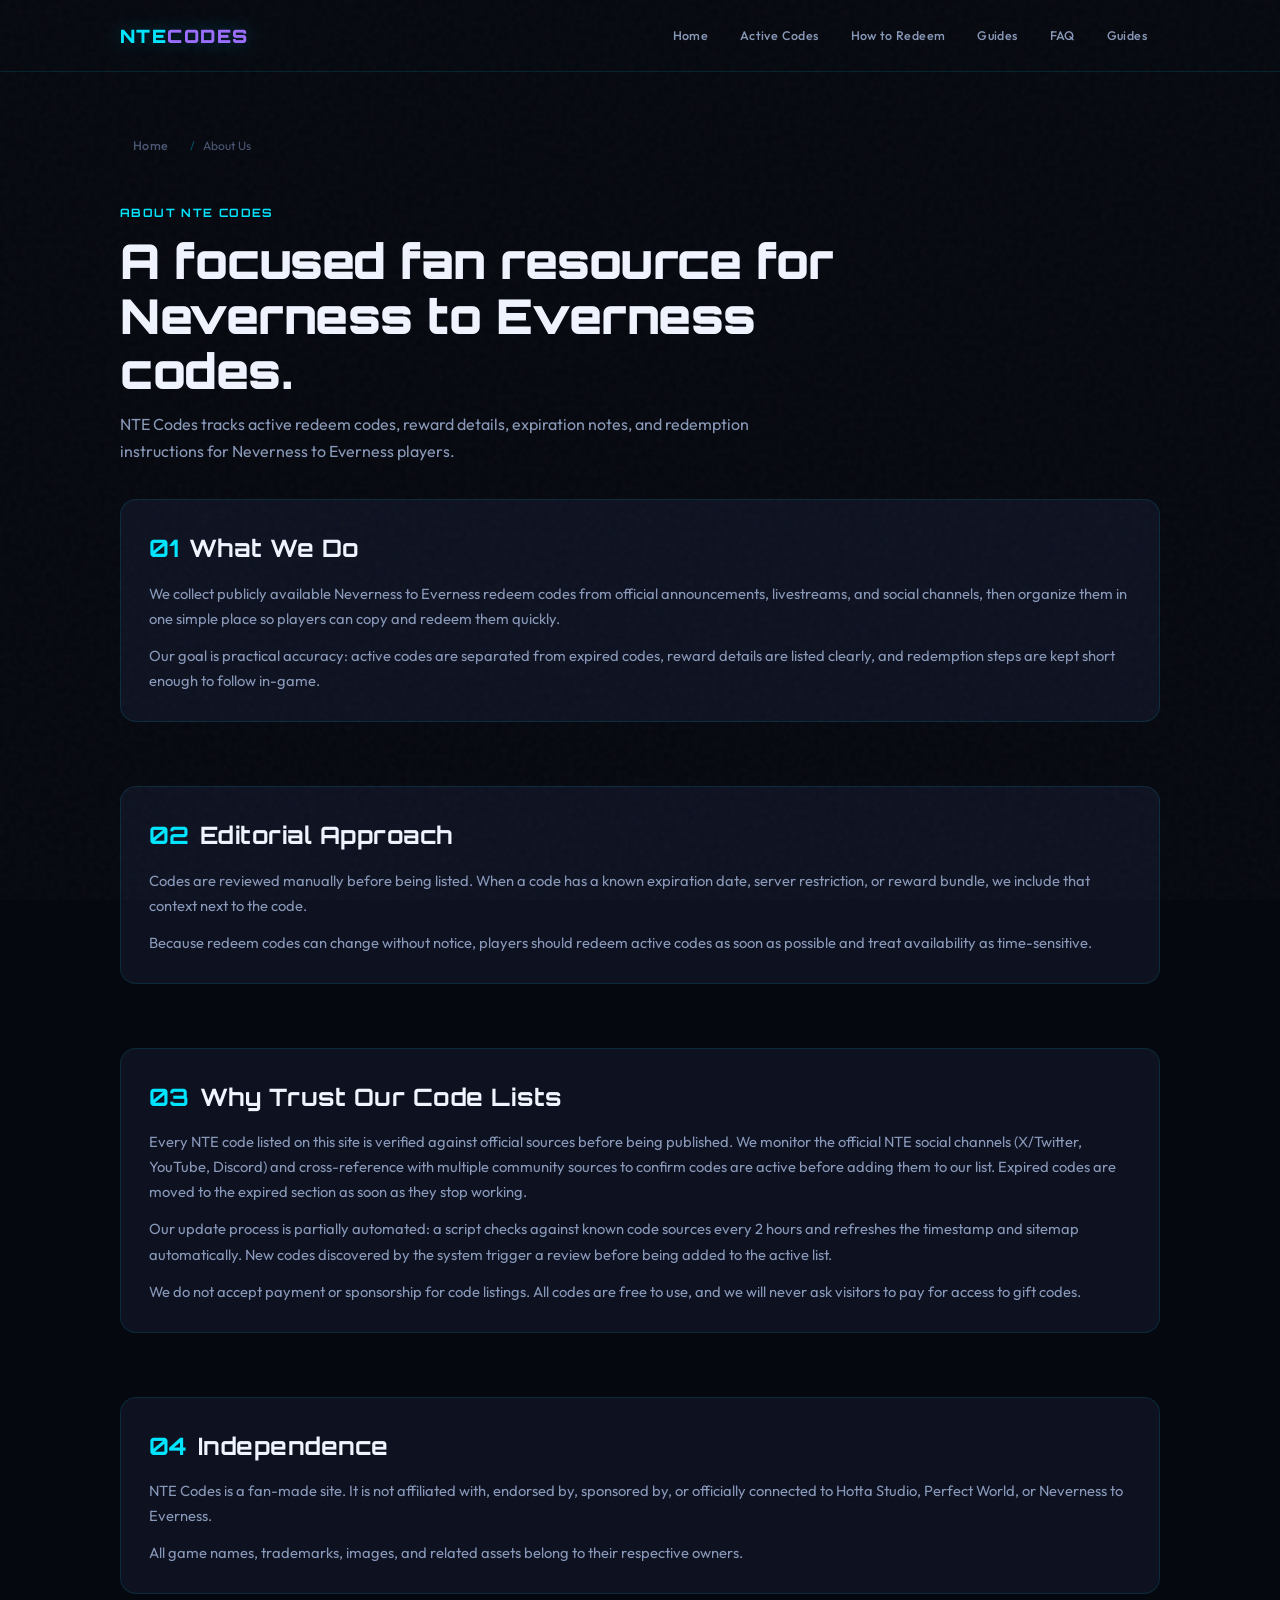
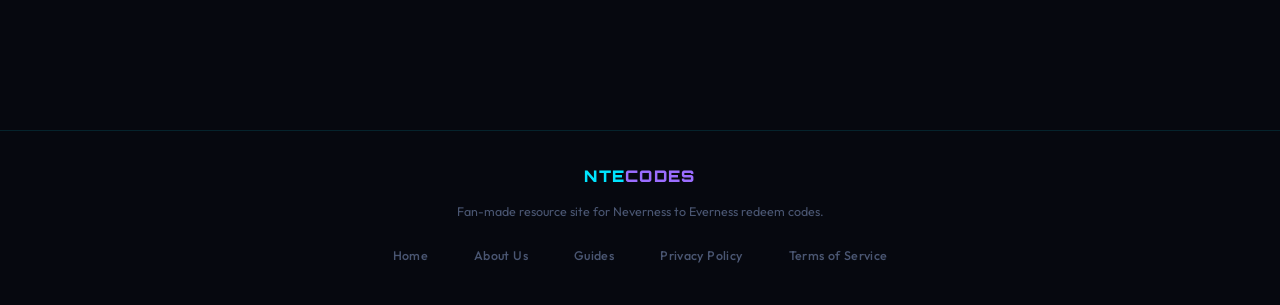
<file: about.html>
<!DOCTYPE html>
<html lang="en">
<head>
  <meta charset="UTF-8" />
  <meta name="viewport" content="width=device-width, initial-scale=1.0" />
  <title>About Us | NTE Codes</title>
  <meta name="description" content="Learn about NTE Codes, a fan-made resource for Neverness to Everness redeem codes, rewards, and code redemption guides." />
  <link rel="canonical" href="https://ntecodes.xyz/about" />
  <meta name="robots" content="index, follow" />
  <link rel="stylesheet" href="style.css?v=6" />
  <link rel="icon" href="data:image/svg+xml,<svg xmlns='http://www.w3.org/2000/svg' viewBox='0 0 32 32'><rect width='32' height='32' rx='6' fill='%2306080f'/><text x='50%25' y='55%25' font-family='monospace' font-weight='900' font-size='18' fill='%2300e5ff' text-anchor='middle' dominant-baseline='middle'>N</text></svg>" />
</head>
<body>
  <header class="site-header" role="banner">
    <div class="container">
      <div class="header-inner">
        <a href="/" class="logo" aria-label="NTE Codes Home">NTE<span>CODES</span></a>
        <nav aria-label="Site navigation">
          <a href="/">Home</a>
          <a href="/#active-codes">Active Codes</a>
          <a href="/#how-to-redeem">How to Redeem</a>
          <a href="nteguides.html">Guides</a>
          <a href="/#faq">FAQ</a>
          <a href="nteguides.html">Guides</a>
        </nav>
      </div>
    </div>
  </header>

  <main class="page-shell">
    <div class="container">
      <nav class="breadcrumb" aria-label="Breadcrumb">
        <a href="/">Home</a>
        <span class="breadcrumb-sep">/</span>
        <span>About Us</span>
      </nav>

      <div class="page-hero">
        <div class="page-eyebrow">About NTE Codes</div>
        <h1 class="page-title">A focused fan resource for Neverness to Everness codes.</h1>
        <p class="page-summary">NTE Codes tracks active redeem codes, reward details, expiration notes, and redemption instructions for Neverness to Everness players.</p>
      </div>

      <section class="content-panel">
        <h2><span class="h2-accent">01</span> What We Do</h2>
        <p>We collect publicly available Neverness to Everness redeem codes from official announcements, livestreams, and social channels, then organize them in one simple place so players can copy and redeem them quickly.</p>
        <p>Our goal is practical accuracy: active codes are separated from expired codes, reward details are listed clearly, and redemption steps are kept short enough to follow in-game.</p>
      </section>

      <section class="content-panel">
        <h2><span class="h2-accent">02</span> Editorial Approach</h2>
        <p>Codes are reviewed manually before being listed. When a code has a known expiration date, server restriction, or reward bundle, we include that context next to the code.</p>
        <p>Because redeem codes can change without notice, players should redeem active codes as soon as possible and treat availability as time-sensitive.</p>
      </section>

      <section class="content-panel">
        <h2><span class="h2-accent">03</span> Why Trust Our Code Lists</h2>
        <p>Every NTE code listed on this site is verified against official sources before being published. We monitor the official NTE social channels (X/Twitter, YouTube, Discord) and cross-reference with multiple community sources to confirm codes are active before adding them to our list. Expired codes are moved to the expired section as soon as they stop working.</p>
        <p>Our update process is partially automated: a script checks against known code sources every 2 hours and refreshes the timestamp and sitemap automatically. New codes discovered by the system trigger a review before being added to the active list.</p>
        <p>We do not accept payment or sponsorship for code listings. All codes are free to use, and we will never ask visitors to pay for access to gift codes.</p>
      </section>

      <section class="content-panel">
        <h2><span class="h2-accent">04</span> Independence</h2>
        <p>NTE Codes is a fan-made site. It is not affiliated with, endorsed by, sponsored by, or officially connected to Hotta Studio, Perfect World, or Neverness to Everness.</p>
        <p>All game names, trademarks, images, and related assets belong to their respective owners.</p>
      </section>
    </div>
  </main>

  <footer class="site-footer" role="contentinfo">
    <div class="container">
      <div class="footer-logo">NTE<span>CODES</span></div>
      <p class="footer-note">Fan-made resource site for Neverness to Everness redeem codes.</p>
      <nav class="footer-links" aria-label="Footer navigation">
        <a href="/">Home</a>
        <a href="/about">About Us</a>
        <a href="nteguides.html">Guides</a>
        <a href="/privacy">Privacy Policy</a>
        <a href="/terms">Terms of Service</a>
      </nav>
    </div>
  </footer>
</body>
</html>
</file>
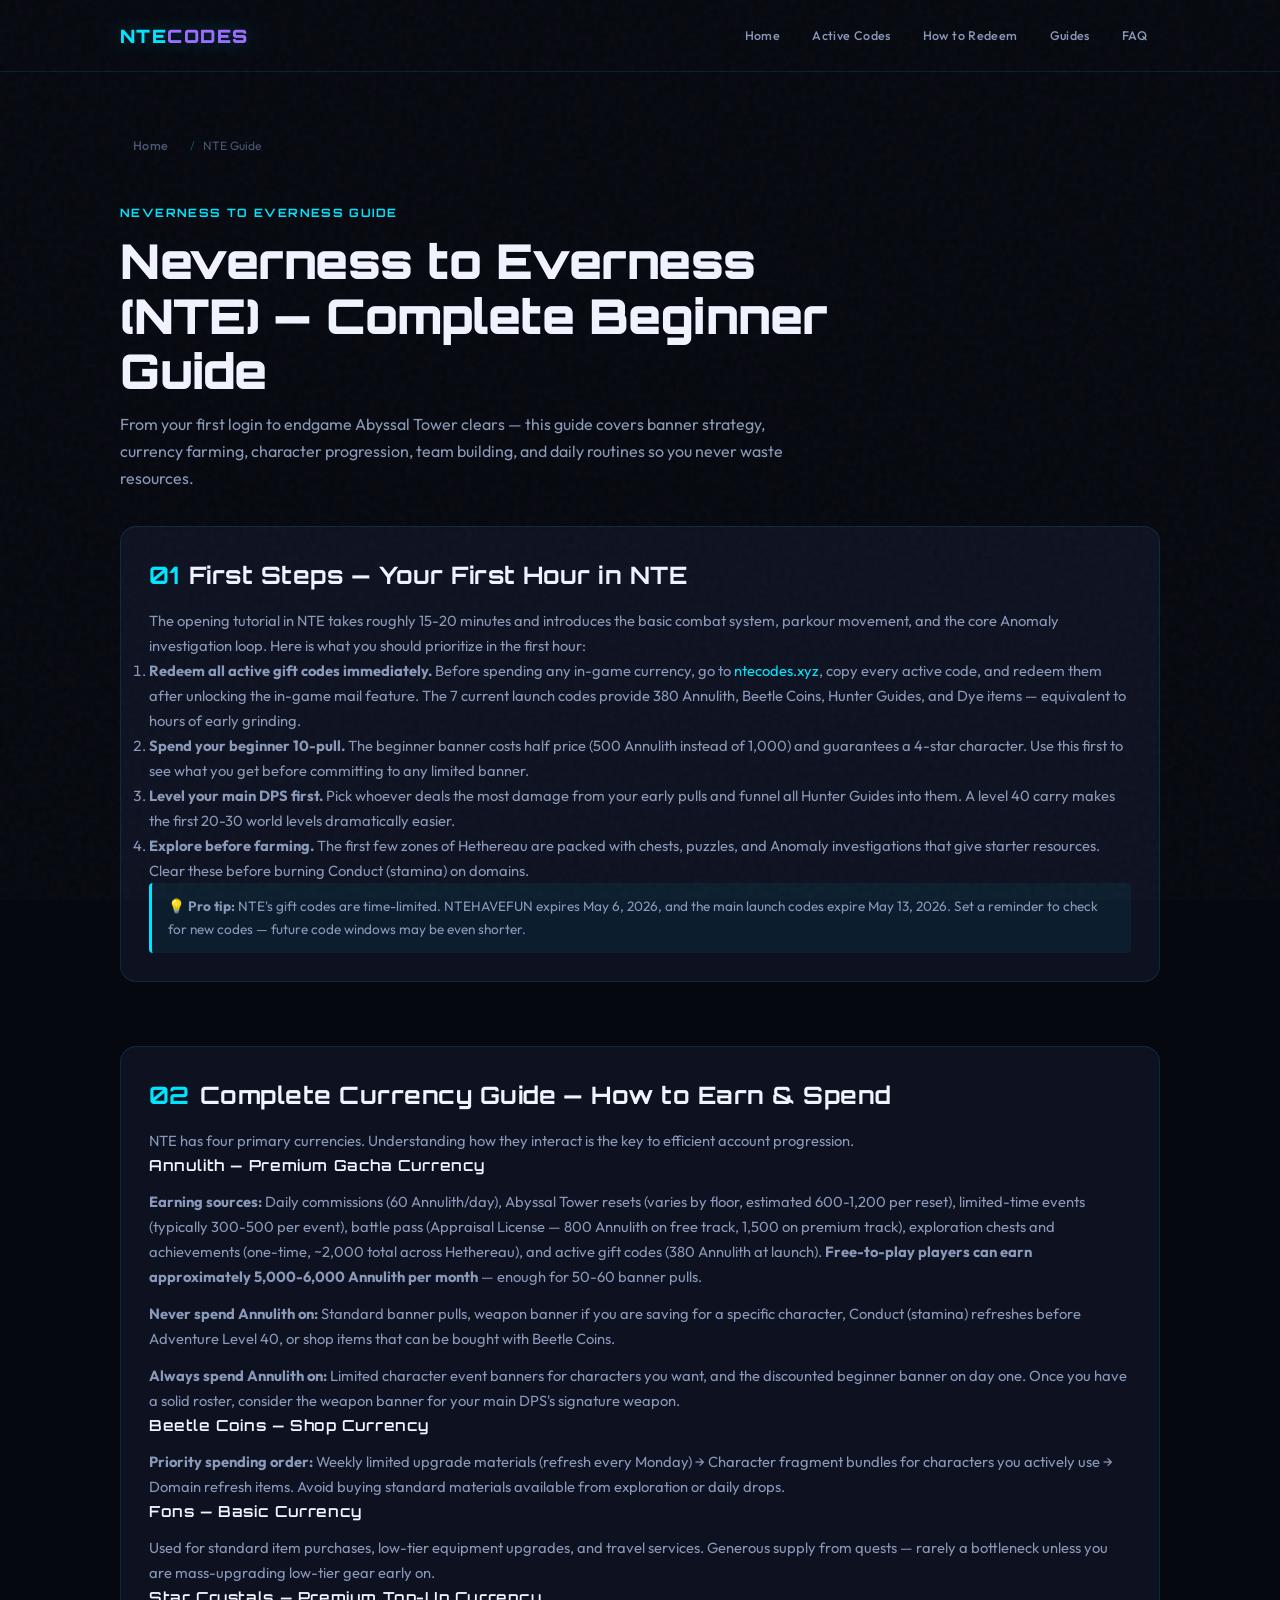
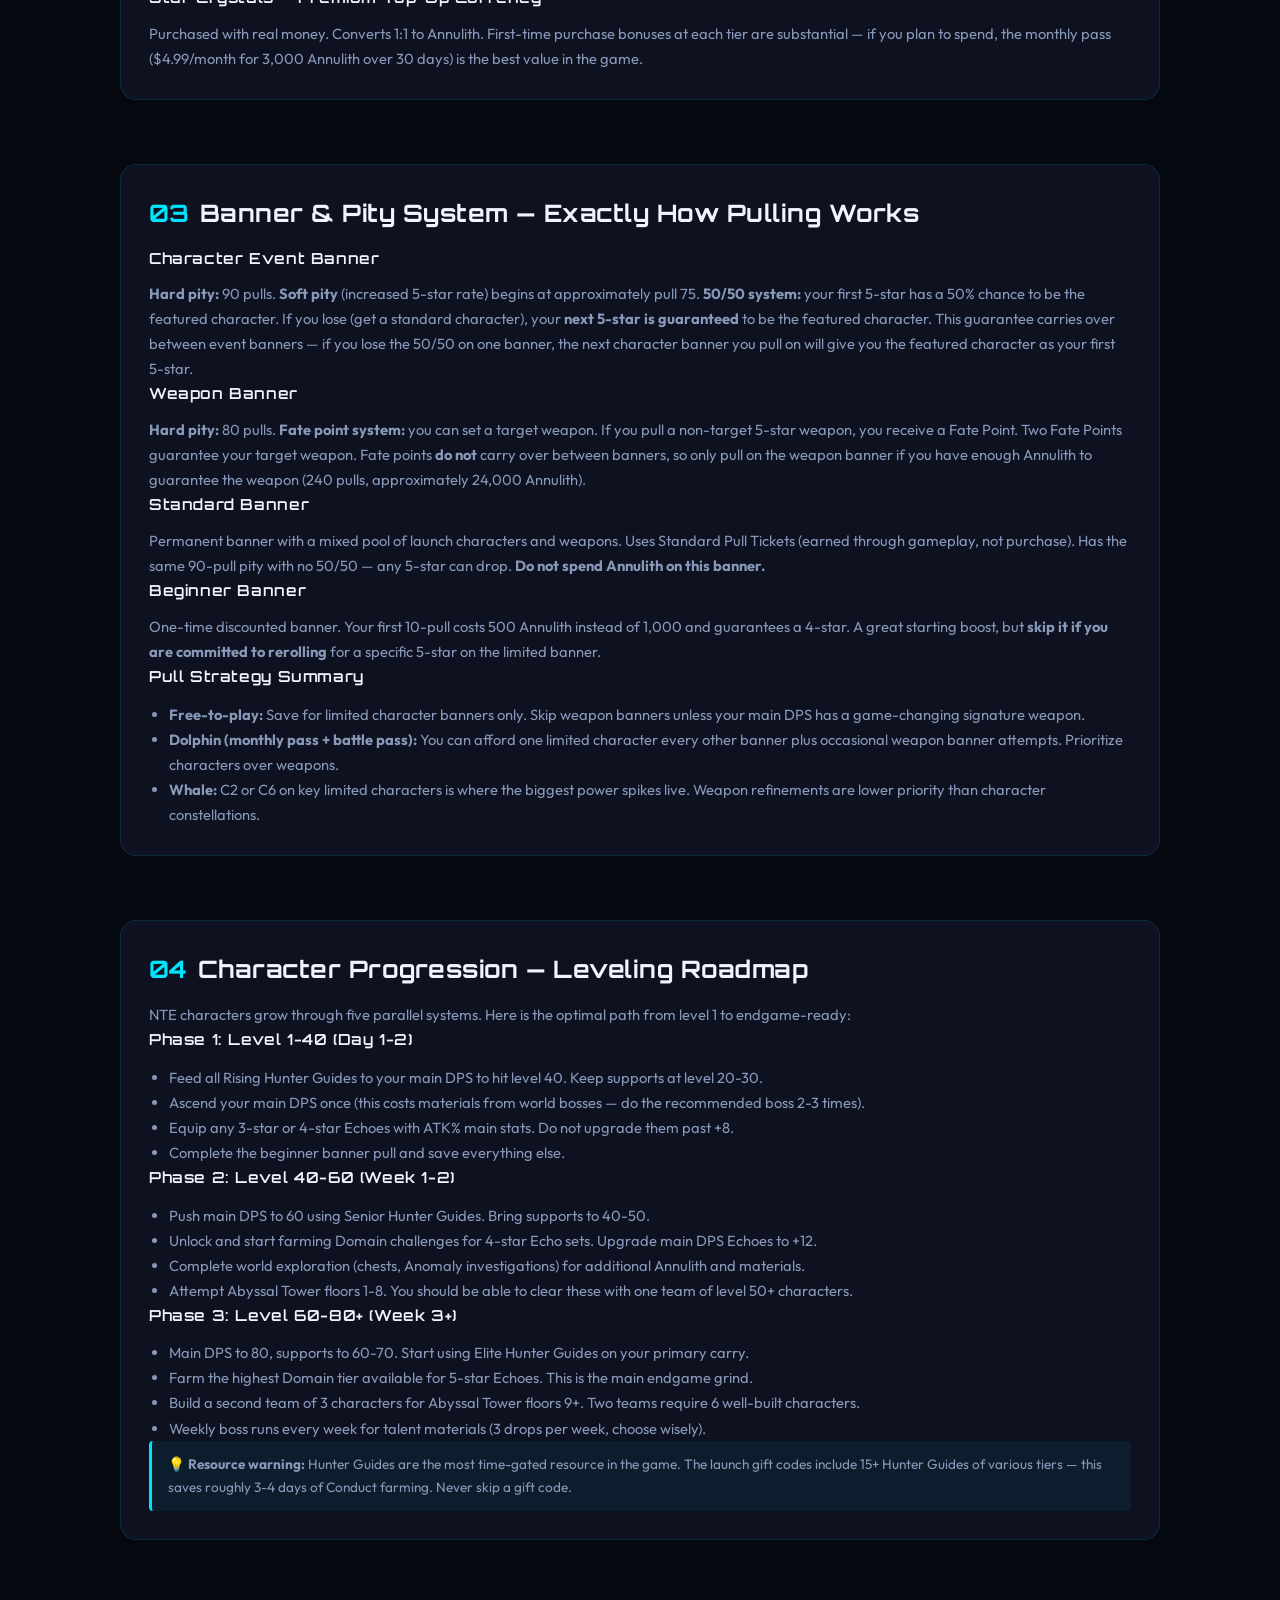
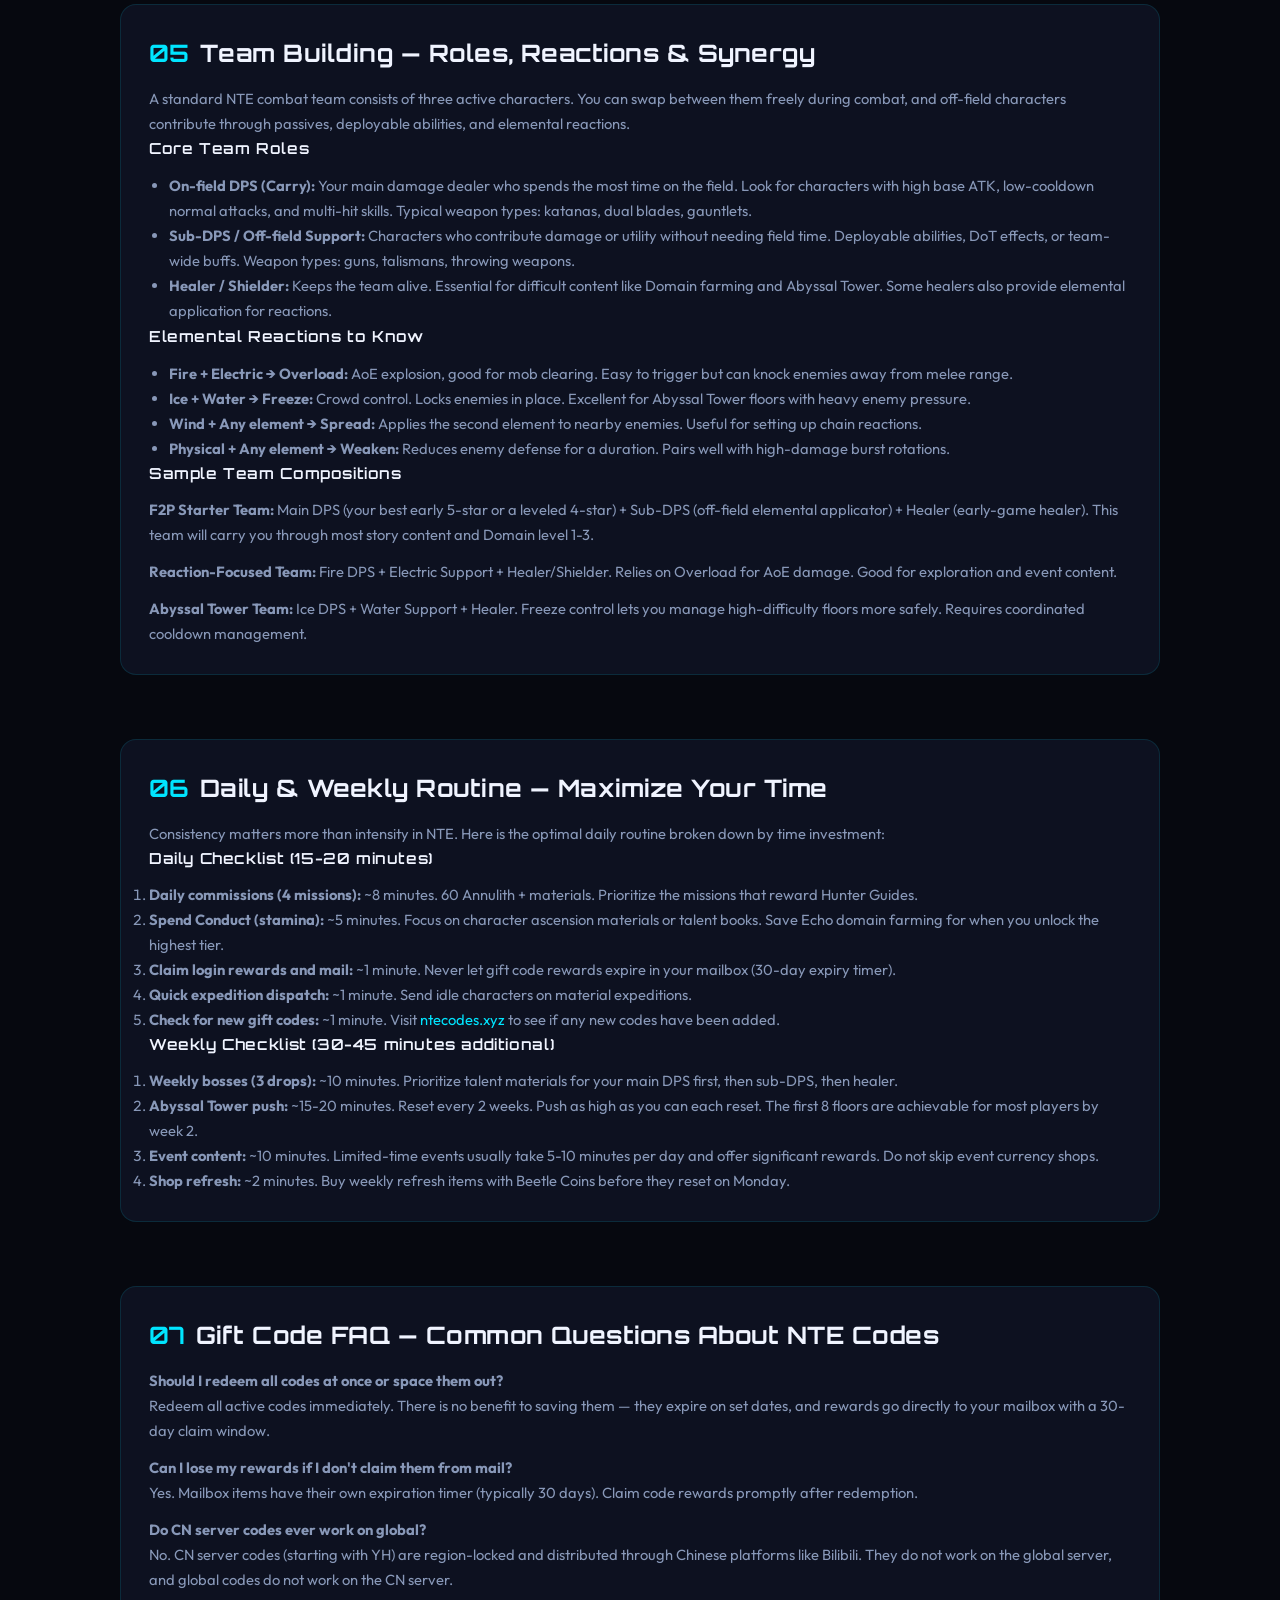
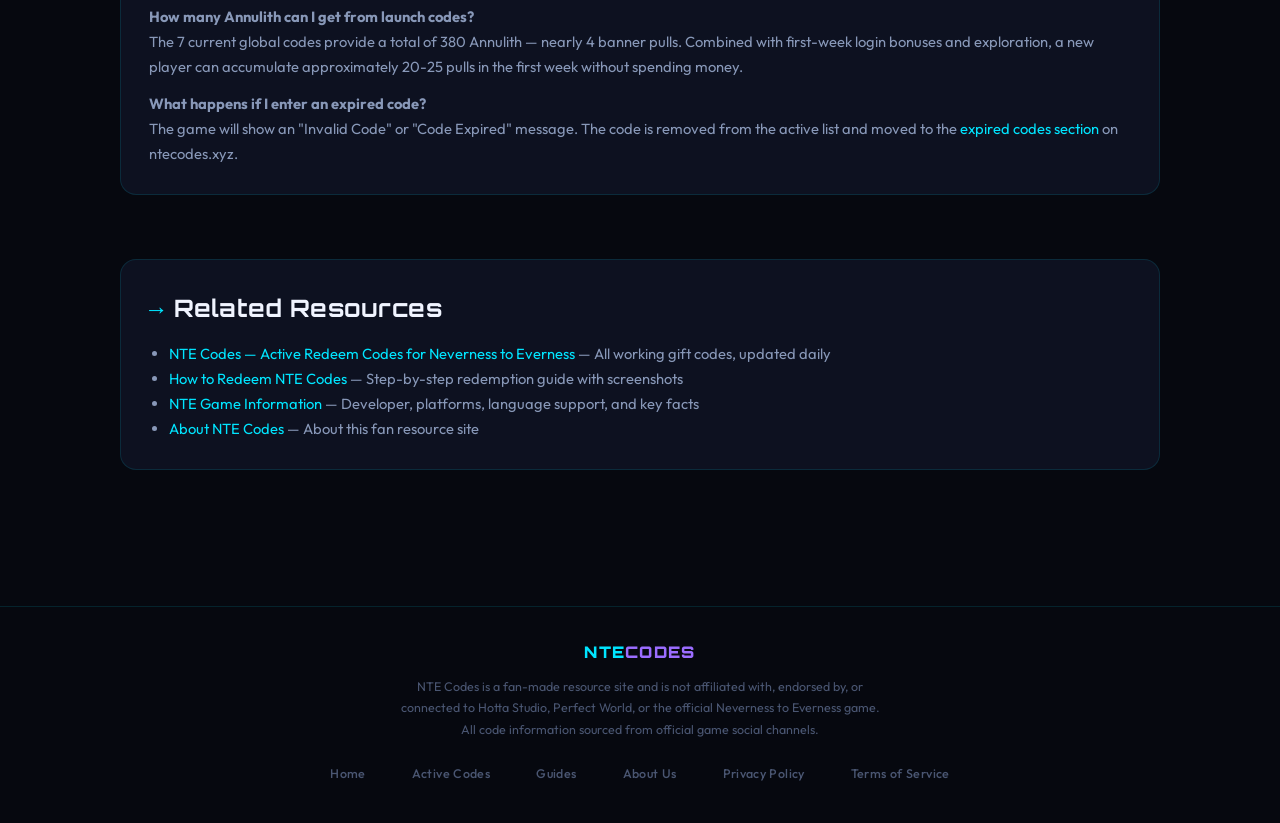
<file: nteguides.html>
<!DOCTYPE html>
<html lang="en">
<head>
  <meta charset="UTF-8" />
  <meta name="viewport" content="width=device-width, initial-scale=1.0" />

  <title>Neverness to Everness (NTE) Guide — Beginner Tips, Banners, Currency &amp; Progression</title>
  <meta name="description" content="Complete beginner guide for Neverness to Everness (NTE). Detailed coverage of gacha banner mechanics, pity system, currency earning strategy, character upgrade paths, team building, and daily/weekly routine for optimal progress." />
  <link rel="canonical" href="https://ntecodes.xyz/nteguides.html" />

  <meta property="og:type"        content="website" />
  <meta property="og:title"       content="Neverness to Everness (NTE) Guide — Beginner Tips, Banners &amp; Progression" />
  <meta property="og:description" content="Everything you need to know about NTE: banner pity system, Annulith farming, character upgrades, and daily routine. Updated for launch." />
  <meta property="og:url"         content="https://ntecodes.xyz/nteguides.html" />
  <meta property="og:image"       content="https://ntecodes.xyz/og-image.png" />
  <meta property="og:site_name"   content="NTE Codes" />

  <meta name="twitter:card"        content="summary_large_image" />
  <meta name="twitter:title"       content="NTE Guide — Neverness to Everness Beginner &amp; Progression Tips" />
  <meta name="twitter:description" content="Complete NTE guide covering banners, pity, farming, and upgrades." />
  <meta name="twitter:image"       content="https://ntecodes.xyz/og-image.png" />

  <meta name="robots"   content="index, follow, max-snippet:-1, max-image-preview:large, max-video-preview:-1" />
  <meta name="author"   content="NTE Codes" />

  <script type="application/ld+json">
  {
    "@context": "https://schema.org",
    "@graph": [
      {
        "@type": "WebPage",
        "@id": "https://ntecodes.xyz/nteguides.html",
        "url": "https://ntecodes.xyz/nteguides.html",
        "name": "Neverness to Everness (NTE) Guide — Beginner Tips, Banners, Currency & Progression",
        "description": "Complete beginner guide for Neverness to Everness. Covers gacha banner mechanics, pity system, currency strategy, character upgrades, team building, and daily routine for optimal progress.",
        "inLanguage": "en-US",
        "datePublished": "2026-05-02",
        "dateModified": "2026-05-02",
        "breadcrumb": {"@id": "https://ntecodes.xyz/nteguides.html#breadcrumb"},
        "mainEntity": {"@id": "https://ntecodes.xyz/nteguides.html#faq"}
      },
      {
        "@type": "BreadcrumbList",
        "@id": "https://ntecodes.xyz/nteguides.html#breadcrumb",
        "itemListElement": [
          {"@type":"ListItem","position":1,"name":"Home","item":"https://ntecodes.xyz/"},
          {"@type":"ListItem","position":2,"name":"NTE Guide","item":"https://ntecodes.xyz/nteguides.html"}
        ]
      },
      {
        "@type": "FAQPage",
        "@id": "https://ntecodes.xyz/nteguides.html#faq",
        "mainEntity": [
          {
            "@type": "Question",
            "name": "Should I pull on the beginner banner in NTE?",
            "acceptedAnswer": {"@type":"Answer","text":"Yes. The beginner banner offers a 50% discounted 10-pull and guarantees at least one 4-star character. It is the most efficient first spend of your Annulith."}
          },
          {
            "@type": "Question",
            "name": "How many Annulith can free-to-play players earn per month in NTE?",
            "acceptedAnswer": {"@type":"Answer","text":"Free-to-play players can earn approximately 5,000-6,000 Annulith per month through daily commissions, events, Abyssal Tower resets, and battle pass rewards — roughly 50-60 pulls per month."}
          },
          {
            "@type": "Question",
            "name": "What should I spend Beetle Coins on in NTE?",
            "acceptedAnswer": {"@type":"Answer","text":"Prioritize weekly refresh items: limited upgrade materials, character fragments, and domain refresh resources. Avoid spending Beetle Coins on standard items available from exploration."}
          },
          {
            "@type": "Question",
            "name": "How does the NTE pity system work?",
            "acceptedAnswer": {"@type":"Answer","text":"Hard pity for character banners is 90 pulls, with soft pity starting around pull 75. Weapon banners have hard pity at 80. Pity carries over between banners of the same type."}
          },
          {
            "@type": "Question",
            "name": "What level should I stop at in Abyssal Tower?",
            "acceptedAnswer": {"@type":"Answer","text":"Push as high as you can each reset. The first several floors are manageable with level 40-50 characters. Floors requiring two teams typically need level 60+ investment across 6-8 characters."}
          }
        ]
      }
    ]
  }
  </script>

  <link rel="stylesheet" href="style.css?v=5" />
  <link rel="icon" href="data:image/svg+xml,<svg xmlns='http://www.w3.org/2000/svg' viewBox='0 0 32 32'><rect width='32' height='32' rx='6' fill='%2306080f'/><text x='50%25' y='55%25' font-family='monospace' font-weight='900' font-size='18' fill='%2300e5ff' text-anchor='middle' dominant-baseline='middle'>N</text></svg>" />
</head>
<body>

  <header class="site-header" role="banner">
    <div class="container">
      <div class="header-inner">
        <a href="/" class="logo" aria-label="NTE Codes Home">NTE<span>CODES</span></a>
        <nav aria-label="Site navigation">
          <a href="/">Home</a>
          <a href="/#active-codes">Active Codes</a>
          <a href="/#how-to-redeem">How to Redeem</a>
          <a href="nteguides.html">Guides</a>
          <a href="/#faq">FAQ</a>
        </nav>
      </div>
    </div>
  </header>

  <main class="page-shell">
    <div class="container">

      <nav class="breadcrumb" aria-label="Breadcrumb" id="breadcrumb">
        <a href="/">Home</a>
        <span class="breadcrumb-sep">/</span>
        <span>NTE Guide</span>
      </nav>

      <div class="page-hero">
        <div class="page-eyebrow">Neverness to Everness Guide</div>
        <h1 class="page-title">Neverness to Everness (NTE) — Complete Beginner Guide</h1>
        <p class="page-summary">From your first login to endgame Abyssal Tower clears — this guide covers banner strategy, currency farming, character progression, team building, and daily routines so you never waste resources.</p>
      </div>

      <!-- Section 1: First Steps -->
      <section class="content-panel">
        <h2><span class="h2-accent">01</span> First Steps — Your First Hour in NTE</h2>
        <p>The opening tutorial in NTE takes roughly 15-20 minutes and introduces the basic combat system, parkour movement, and the core Anomaly investigation loop. Here is what you should prioritize in the first hour:</p>

        <ol>
          <li><strong>Redeem all active gift codes immediately.</strong> Before spending any in-game currency, go to <a href="/" style="color:var(--cyan);text-decoration:none;">ntecodes.xyz</a>, copy every active code, and redeem them after unlocking the in-game mail feature. The 7 current launch codes provide 380 Annulith, Beetle Coins, Hunter Guides, and Dye items — equivalent to hours of early grinding.</li>
          <li><strong>Spend your beginner 10-pull.</strong> The beginner banner costs half price (500 Annulith instead of 1,000) and guarantees a 4-star character. Use this first to see what you get before committing to any limited banner.</li>
          <li><strong>Level your main DPS first.</strong> Pick whoever deals the most damage from your early pulls and funnel all Hunter Guides into them. A level 40 carry makes the first 20-30 world levels dramatically easier.</li>
          <li><strong>Explore before farming.</strong> The first few zones of Hethereau are packed with chests, puzzles, and Anomaly investigations that give starter resources. Clear these before burning Conduct (stamina) on domains.</li>
        </ol>

        <p role="note" style="background:rgba(0,229,255,0.06);border-left:3px solid var(--cyan);padding:12px 16px;border-radius:4px;font-size:0.85rem;">
          💡 <strong>Pro tip:</strong> NTE's gift codes are time-limited. NTEHAVEFUN expires May 6, 2026, and the main launch codes expire May 13, 2026. Set a reminder to check for new codes — future code windows may be even shorter.
        </p>
      </section>

      <!-- Section 2: Complete Currency Guide -->
      <section class="content-panel">
        <h2><span class="h2-accent">02</span> Complete Currency Guide — How to Earn &amp; Spend</h2>
        <p>NTE has four primary currencies. Understanding how they interact is the key to efficient account progression.</p>

        <h3>Annulith — Premium Gacha Currency</h3>
        <p><strong>Earning sources:</strong> Daily commissions (60 Annulith/day), Abyssal Tower resets (varies by floor, estimated 600-1,200 per reset), limited-time events (typically 300-500 per event), battle pass (Appraisal License — 800 Annulith on free track, 1,500 on premium track), exploration chests and achievements (one-time, ~2,000 total across Hethereau), and active gift codes (380 Annulith at launch). <strong>Free-to-play players can earn approximately 5,000-6,000 Annulith per month</strong> — enough for 50-60 banner pulls.</p>
        <p><strong>Never spend Annulith on:</strong> Standard banner pulls, weapon banner if you are saving for a specific character, Conduct (stamina) refreshes before Adventure Level 40, or shop items that can be bought with Beetle Coins.</p>
        <p><strong>Always spend Annulith on:</strong> Limited character event banners for characters you want, and the discounted beginner banner on day one. Once you have a solid roster, consider the weapon banner for your main DPS's signature weapon.</p>

        <h3>Beetle Coins — Shop Currency</h3>
        <p><strong>Priority spending order:</strong> Weekly limited upgrade materials (refresh every Monday) → Character fragment bundles for characters you actively use → Domain refresh items. Avoid buying standard materials available from exploration or daily drops.</p>

        <h3>Fons — Basic Currency</h3>
        <p>Used for standard item purchases, low-tier equipment upgrades, and travel services. Generous supply from quests — rarely a bottleneck unless you are mass-upgrading low-tier gear early on.</p>

        <h3>Star Crystals — Premium Top-Up Currency</h3>
        <p>Purchased with real money. Converts 1:1 to Annulith. First-time purchase bonuses at each tier are substantial — if you plan to spend, the monthly pass ($4.99/month for 3,000 Annulith over 30 days) is the best value in the game.</p>
      </section>

      <!-- Section 3: Banner & Pity System -->
      <section class="content-panel">
        <h2><span class="h2-accent">03</span> Banner &amp; Pity System — Exactly How Pulling Works</h2>

        <h3>Character Event Banner</h3>
        <p><strong>Hard pity:</strong> 90 pulls. <strong>Soft pity</strong> (increased 5-star rate) begins at approximately pull 75. <strong>50/50 system:</strong> your first 5-star has a 50% chance to be the featured character. If you lose (get a standard character), your <strong>next 5-star is guaranteed</strong> to be the featured character. This guarantee carries over between event banners — if you lose the 50/50 on one banner, the next character banner you pull on will give you the featured character as your first 5-star.</p>

        <h3>Weapon Banner</h3>
        <p><strong>Hard pity:</strong> 80 pulls. <strong>Fate point system:</strong> you can set a target weapon. If you pull a non-target 5-star weapon, you receive a Fate Point. Two Fate Points guarantee your target weapon. Fate points <strong>do not</strong> carry over between banners, so only pull on the weapon banner if you have enough Annulith to guarantee the weapon (240 pulls, approximately 24,000 Annulith).</p>

        <h3>Standard Banner</h3>
        <p>Permanent banner with a mixed pool of launch characters and weapons. Uses Standard Pull Tickets (earned through gameplay, not purchase). Has the same 90-pull pity with no 50/50 — any 5-star can drop. <strong>Do not spend Annulith on this banner.</strong></p>

        <h3>Beginner Banner</h3>
        <p>One-time discounted banner. Your first 10-pull costs 500 Annulith instead of 1,000 and guarantees a 4-star. A great starting boost, but <strong>skip it if you are committed to rerolling</strong> for a specific 5-star on the limited banner.</p>

        <h3>Pull Strategy Summary</h3>
        <ul>
          <li><strong>Free-to-play:</strong> Save for limited character banners only. Skip weapon banners unless your main DPS has a game-changing signature weapon.</li>
          <li><strong>Dolphin (monthly pass + battle pass):</strong> You can afford one limited character every other banner plus occasional weapon banner attempts. Prioritize characters over weapons.</li>
          <li><strong>Whale:</strong> C2 or C6 on key limited characters is where the biggest power spikes live. Weapon refinements are lower priority than character constellations.</li>
        </ul>
      </section>

      <!-- Section 4: Character Progression -->
      <section class="content-panel">
        <h2><span class="h2-accent">04</span> Character Progression — Leveling Roadmap</h2>
        <p>NTE characters grow through five parallel systems. Here is the optimal path from level 1 to endgame-ready:</p>

        <h3>Phase 1: Level 1-40 (Day 1-2)</h3>
        <ul>
          <li>Feed all Rising Hunter Guides to your main DPS to hit level 40. Keep supports at level 20-30.</li>
          <li>Ascend your main DPS once (this costs materials from world bosses — do the recommended boss 2-3 times).</li>
          <li>Equip any 3-star or 4-star Echoes with ATK% main stats. Do not upgrade them past +8.</li>
          <li>Complete the beginner banner pull and save everything else.</li>
        </ul>

        <h3>Phase 2: Level 40-60 (Week 1-2)</h3>
        <ul>
          <li>Push main DPS to 60 using Senior Hunter Guides. Bring supports to 40-50.</li>
          <li>Unlock and start farming Domain challenges for 4-star Echo sets. Upgrade main DPS Echoes to +12.</li>
          <li>Complete world exploration (chests, Anomaly investigations) for additional Annulith and materials.</li>
          <li>Attempt Abyssal Tower floors 1-8. You should be able to clear these with one team of level 50+ characters.</li>
        </ul>

        <h3>Phase 3: Level 60-80+ (Week 3+)</h3>
        <ul>
          <li>Main DPS to 80, supports to 60-70. Start using Elite Hunter Guides on your primary carry.</li>
          <li>Farm the highest Domain tier available for 5-star Echoes. This is the main endgame grind.</li>
          <li>Build a second team of 3 characters for Abyssal Tower floors 9+. Two teams require 6 well-built characters.</li>
          <li>Weekly boss runs every week for talent materials (3 drops per week, choose wisely).</li>
        </ul>

        <p role="note" style="background:rgba(0,229,255,0.06);border-left:3px solid var(--cyan);padding:12px 16px;border-radius:4px;font-size:0.85rem;">
          💡 <strong>Resource warning:</strong> Hunter Guides are the most time-gated resource in the game. The launch gift codes include 15+ Hunter Guides of various tiers — this saves roughly 3-4 days of Conduct farming. Never skip a gift code.
        </p>
      </section>

      <!-- Section 5: Team Building -->
      <section class="content-panel">
        <h2><span class="h2-accent">05</span> Team Building — Roles, Reactions &amp; Synergy</h2>
        <p>A standard NTE combat team consists of three active characters. You can swap between them freely during combat, and off-field characters contribute through passives, deployable abilities, and elemental reactions.</p>

        <h3>Core Team Roles</h3>
        <ul>
          <li><strong>On-field DPS (Carry):</strong> Your main damage dealer who spends the most time on the field. Look for characters with high base ATK, low-cooldown normal attacks, and multi-hit skills. Typical weapon types: katanas, dual blades, gauntlets.</li>
          <li><strong>Sub-DPS / Off-field Support:</strong> Characters who contribute damage or utility without needing field time. Deployable abilities, DoT effects, or team-wide buffs. Weapon types: guns, talismans, throwing weapons.</li>
          <li><strong>Healer / Shielder:</strong> Keeps the team alive. Essential for difficult content like Domain farming and Abyssal Tower. Some healers also provide elemental application for reactions.</li>
        </ul>

        <h3>Elemental Reactions to Know</h3>
        <ul>
          <li><strong>Fire + Electric → Overload:</strong> AoE explosion, good for mob clearing. Easy to trigger but can knock enemies away from melee range.</li>
          <li><strong>Ice + Water → Freeze:</strong> Crowd control. Locks enemies in place. Excellent for Abyssal Tower floors with heavy enemy pressure.</li>
          <li><strong>Wind + Any element → Spread:</strong> Applies the second element to nearby enemies. Useful for setting up chain reactions.</li>
          <li><strong>Physical + Any element → Weaken:</strong> Reduces enemy defense for a duration. Pairs well with high-damage burst rotations.</li>
        </ul>

        <h3>Sample Team Compositions</h3>
        <p><strong>F2P Starter Team:</strong> Main DPS (your best early 5-star or a leveled 4-star) + Sub-DPS (off-field elemental applicator) + Healer (early-game healer). This team will carry you through most story content and Domain level 1-3.</p>
        <p><strong>Reaction-Focused Team:</strong> Fire DPS + Electric Support + Healer/Shielder. Relies on Overload for AoE damage. Good for exploration and event content.</p>
        <p><strong>Abyssal Tower Team:</strong> Ice DPS + Water Support + Healer. Freeze control lets you manage high-difficulty floors more safely. Requires coordinated cooldown management.</p>
      </section>

      <!-- Section 6: Daily & Weekly Routine -->
      <section class="content-panel">
        <h2><span class="h2-accent">06</span> Daily &amp; Weekly Routine — Maximize Your Time</h2>
        <p>Consistency matters more than intensity in NTE. Here is the optimal daily routine broken down by time investment:</p>

        <h3>Daily Checklist (15-20 minutes)</h3>
        <ol>
          <li><strong>Daily commissions (4 missions):</strong> ~8 minutes. 60 Annulith + materials. Prioritize the missions that reward Hunter Guides.</li>
          <li><strong>Spend Conduct (stamina):</strong> ~5 minutes. Focus on character ascension materials or talent books. Save Echo domain farming for when you unlock the highest tier.</li>
          <li><strong>Claim login rewards and mail:</strong> ~1 minute. Never let gift code rewards expire in your mailbox (30-day expiry timer).</li>
          <li><strong>Quick expedition dispatch:</strong> ~1 minute. Send idle characters on material expeditions.</li>
          <li><strong>Check for new gift codes:</strong> ~1 minute. Visit <a href="/" style="color:var(--cyan);text-decoration:none;">ntecodes.xyz</a> to see if any new codes have been added.</li>
        </ol>

        <h3>Weekly Checklist (30-45 minutes additional)</h3>
        <ol>
          <li><strong>Weekly bosses (3 drops):</strong> ~10 minutes. Prioritize talent materials for your main DPS first, then sub-DPS, then healer.</li>
          <li><strong>Abyssal Tower push:</strong> ~15-20 minutes. Reset every 2 weeks. Push as high as you can each reset. The first 8 floors are achievable for most players by week 2.</li>
          <li><strong>Event content:</strong> ~10 minutes. Limited-time events usually take 5-10 minutes per day and offer significant rewards. Do not skip event currency shops.</li>
          <li><strong>Shop refresh:</strong> ~2 minutes. Buy weekly refresh items with Beetle Coins before they reset on Monday.</li>
        </ol>
      </section>

      <!-- Section 7: Gift Code FAQ -->
      <section class="content-panel" id="faq">
        <h2><span class="h2-accent">07</span> Gift Code FAQ — Common Questions About NTE Codes</h2>

        <p><strong>Should I redeem all codes at once or space them out?</strong><br />
        Redeem all active codes immediately. There is no benefit to saving them — they expire on set dates, and rewards go directly to your mailbox with a 30-day claim window.</p>

        <p><strong>Can I lose my rewards if I don't claim them from mail?</strong><br />
        Yes. Mailbox items have their own expiration timer (typically 30 days). Claim code rewards promptly after redemption.</p>

        <p><strong>Do CN server codes ever work on global?</strong><br />
        No. CN server codes (starting with YH) are region-locked and distributed through Chinese platforms like Bilibili. They do not work on the global server, and global codes do not work on the CN server.</p>

        <p><strong>How many Annulith can I get from launch codes?</strong><br />
        The 7 current global codes provide a total of 380 Annulith — nearly 4 banner pulls. Combined with first-week login bonuses and exploration, a new player can accumulate approximately 20-25 pulls in the first week without spending money.</p>

        <p><strong>What happens if I enter an expired code?</strong><br />
        The game will show an "Invalid Code" or "Code Expired" message. The code is removed from the active list and moved to the <a href="/#expired" style="color:var(--cyan);text-decoration:none;">expired codes section</a> on ntecodes.xyz.</p>
      </section>

      <!-- Related -->
      <section class="content-panel">
        <h2><span class="h2-accent">→</span> Related Resources</h2>
        <ul>
          <li><a href="/" style="color:var(--cyan);text-decoration:none;">NTE Codes — Active Redeem Codes for Neverness to Everness</a> — All working gift codes, updated daily</li>
          <li><a href="/#how-to-redeem" style="color:var(--cyan);text-decoration:none;">How to Redeem NTE Codes</a> — Step-by-step redemption guide with screenshots</li>
          <li><a href="/#game-info" style="color:var(--cyan);text-decoration:none;">NTE Game Information</a> — Developer, platforms, language support, and key facts</li>
          <li><a href="/about" style="color:var(--cyan);text-decoration:none;">About NTE Codes</a> — About this fan resource site</li>
        </ul>
      </section>

    </div>
  </main>

  <footer class="site-footer" role="contentinfo">
    <div class="container">
      <div class="footer-logo">NTE<span>CODES</span></div>
      <p class="footer-note">
        NTE Codes is a fan-made resource site and is not affiliated with, endorsed by, or connected to Hotta Studio, Perfect World, or the official Neverness to Everness game. All code information sourced from official game social channels.
      </p>
      <nav class="footer-links" aria-label="Footer navigation">
        <a href="/">Home</a>
        <a href="/#active-codes">Active Codes</a>
        <a href="nteguides.html">Guides</a>
        <a href="/about">About Us</a>
        <a href="/privacy">Privacy Policy</a>
        <a href="/terms">Terms of Service</a>
      </nav>
    </div>
  </footer>

</body>
</html>
</file>
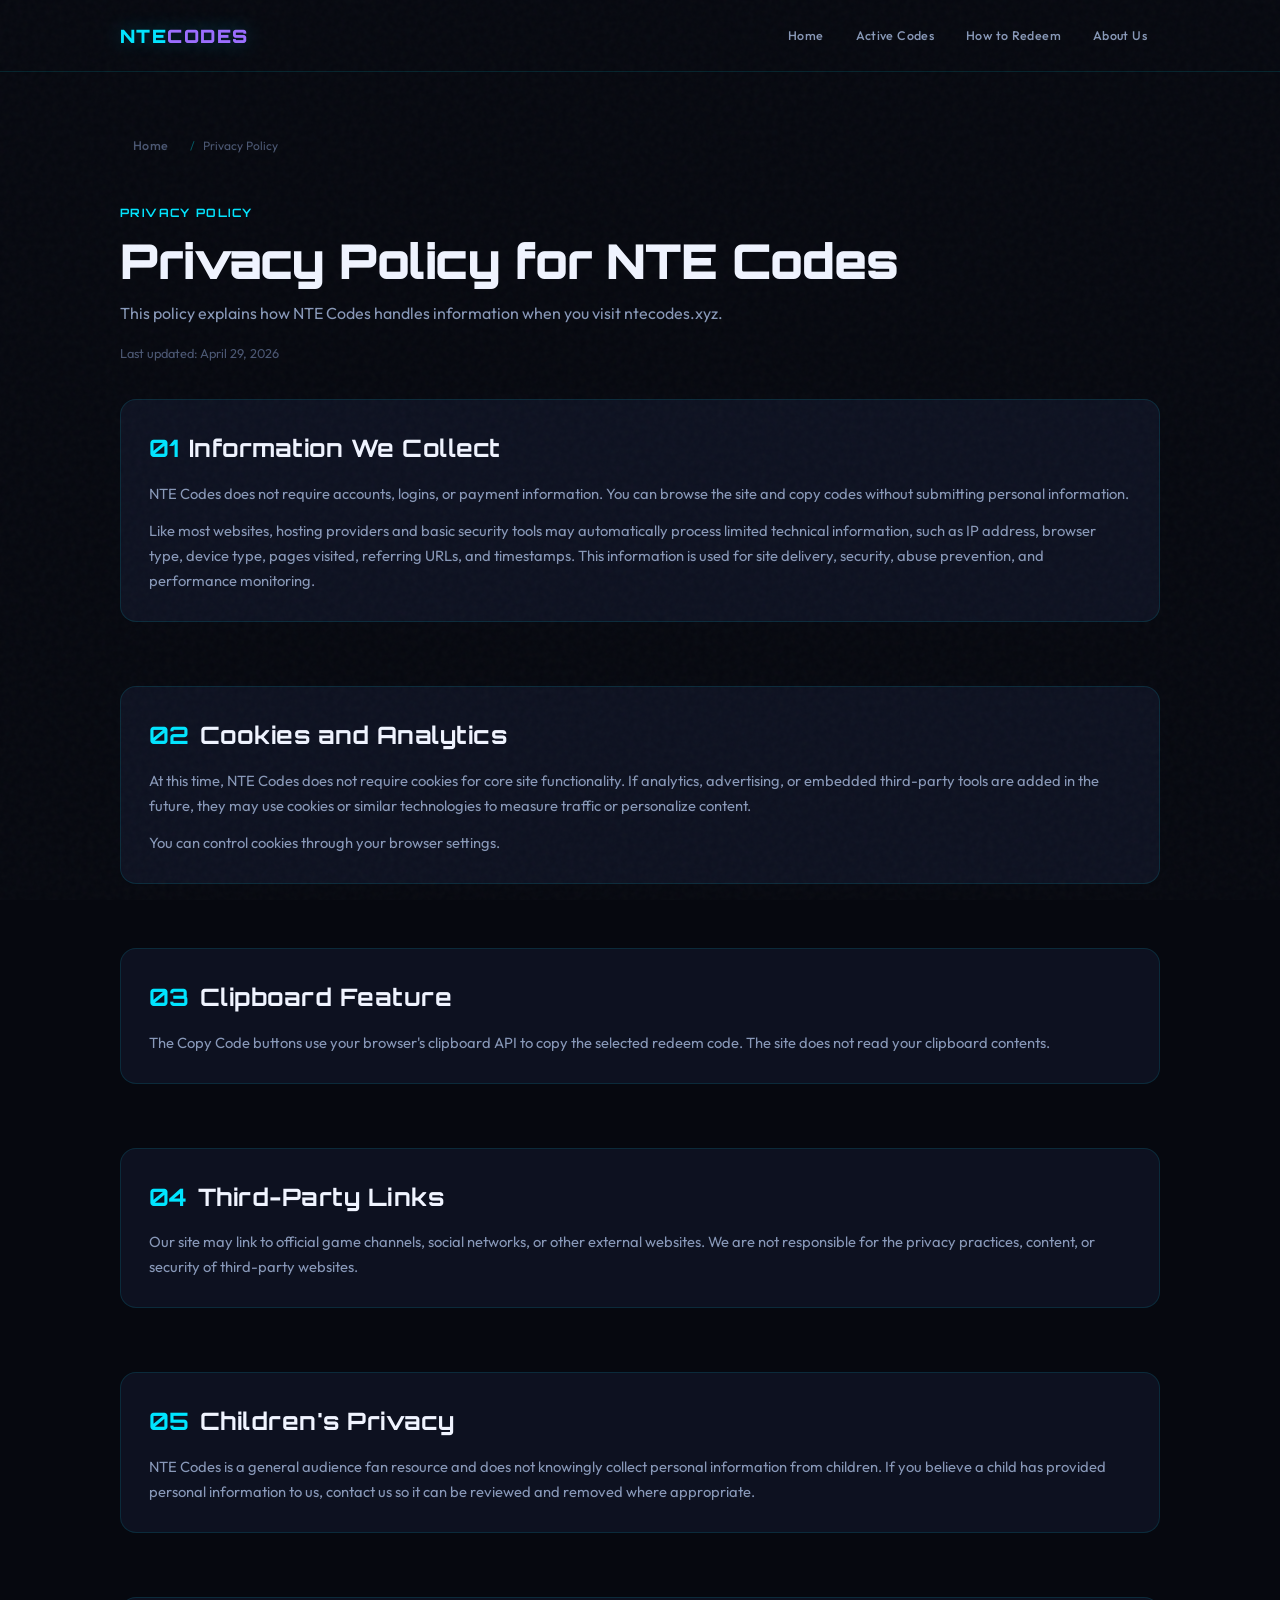
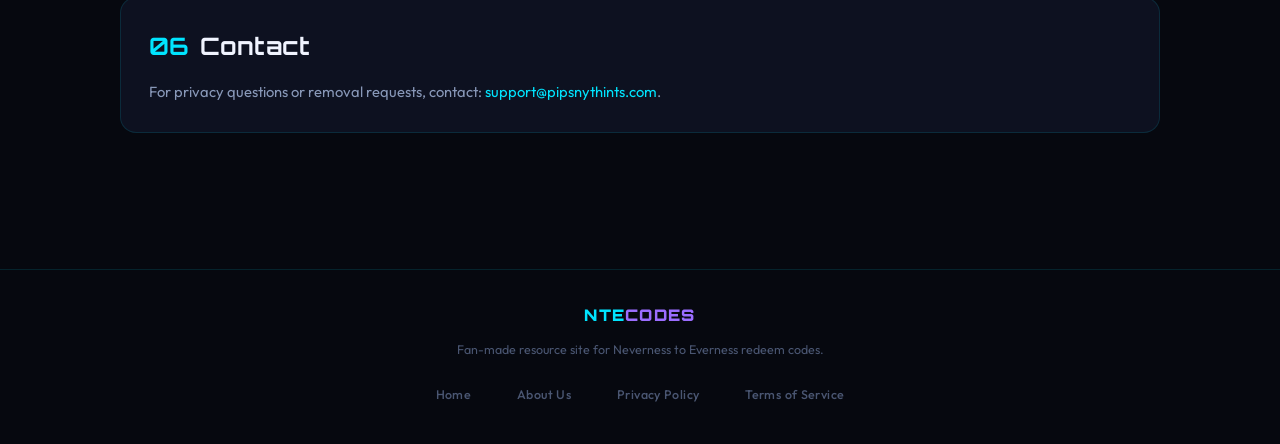
<file: privacy.html>
<!DOCTYPE html>
<html lang="en">
<head>
  <meta charset="UTF-8" />
  <meta name="viewport" content="width=device-width, initial-scale=1.0" />
  <title>Privacy Policy | NTE Codes</title>
  <meta name="description" content="Read the NTE Codes privacy policy, including what information may be collected and how this fan-made code resource handles user privacy." />
  <link rel="canonical" href="https://ntecodes.xyz/privacy" />
  <meta name="robots" content="index, follow" />
  <link rel="stylesheet" href="style.css?v=6" />
  <link rel="icon" href="data:image/svg+xml,<svg xmlns='http://www.w3.org/2000/svg' viewBox='0 0 32 32'><rect width='32' height='32' rx='6' fill='%2306080f'/><text x='50%25' y='55%25' font-family='monospace' font-weight='900' font-size='18' fill='%2300e5ff' text-anchor='middle' dominant-baseline='middle'>N</text></svg>" />
</head>
<body>
  <header class="site-header" role="banner">
    <div class="container">
      <div class="header-inner">
        <a href="/" class="logo" aria-label="NTE Codes Home">NTE<span>CODES</span></a>
        <nav aria-label="Site navigation">
          <a href="/">Home</a>
          <a href="/#active-codes">Active Codes</a>
          <a href="/#how-to-redeem">How to Redeem</a>
          <a href="/about.html">About Us</a>
        </nav>
      </div>
    </div>
  </header>

  <main class="page-shell">
    <div class="container">
      <nav class="breadcrumb" aria-label="Breadcrumb">
        <a href="/">Home</a>
        <span class="breadcrumb-sep">/</span>
        <span>Privacy Policy</span>
      </nav>

      <div class="page-hero">
        <div class="page-eyebrow">Privacy Policy</div>
        <h1 class="page-title">Privacy Policy for NTE Codes</h1>
        <p class="page-summary">This policy explains how NTE Codes handles information when you visit ntecodes.xyz.</p>
        <p class="last-updated">Last updated: April 29, 2026</p>
      </div>

      <section class="content-panel">
        <h2><span class="h2-accent">01</span> Information We Collect</h2>
        <p>NTE Codes does not require accounts, logins, or payment information. You can browse the site and copy codes without submitting personal information.</p>
        <p>Like most websites, hosting providers and basic security tools may automatically process limited technical information, such as IP address, browser type, device type, pages visited, referring URLs, and timestamps. This information is used for site delivery, security, abuse prevention, and performance monitoring.</p>
      </section>

      <section class="content-panel">
        <h2><span class="h2-accent">02</span> Cookies and Analytics</h2>
        <p>At this time, NTE Codes does not require cookies for core site functionality. If analytics, advertising, or embedded third-party tools are added in the future, they may use cookies or similar technologies to measure traffic or personalize content.</p>
        <p>You can control cookies through your browser settings.</p>
      </section>

      <section class="content-panel">
        <h2><span class="h2-accent">03</span> Clipboard Feature</h2>
        <p>The Copy Code buttons use your browser's clipboard API to copy the selected redeem code. The site does not read your clipboard contents.</p>
      </section>

      <section class="content-panel">
        <h2><span class="h2-accent">04</span> Third-Party Links</h2>
        <p>Our site may link to official game channels, social networks, or other external websites. We are not responsible for the privacy practices, content, or security of third-party websites.</p>
      </section>

      <section class="content-panel">
        <h2><span class="h2-accent">05</span> Children's Privacy</h2>
        <p>NTE Codes is a general audience fan resource and does not knowingly collect personal information from children. If you believe a child has provided personal information to us, contact us so it can be reviewed and removed where appropriate.</p>
      </section>

      <section class="content-panel">
        <h2><span class="h2-accent">06</span> Contact</h2>
        <p>For privacy questions or removal requests, contact: <a href="support@pipsnythints.com">support@pipsnythints.com</a>.</p>
      </section>
    </div>
  </main>

  <footer class="site-footer" role="contentinfo">
    <div class="container">
      <div class="footer-logo">NTE<span>CODES</span></div>
      <p class="footer-note">Fan-made resource site for Neverness to Everness redeem codes.</p>
      <nav class="footer-links" aria-label="Footer navigation">
        <a href="/">Home</a>
        <a href="/about">About Us</a>
        <a href="/privacy">Privacy Policy</a>
        <a href="/terms">Terms of Service</a>
      </nav>
    </div>
  </footer>
</body>
</html>
</file>
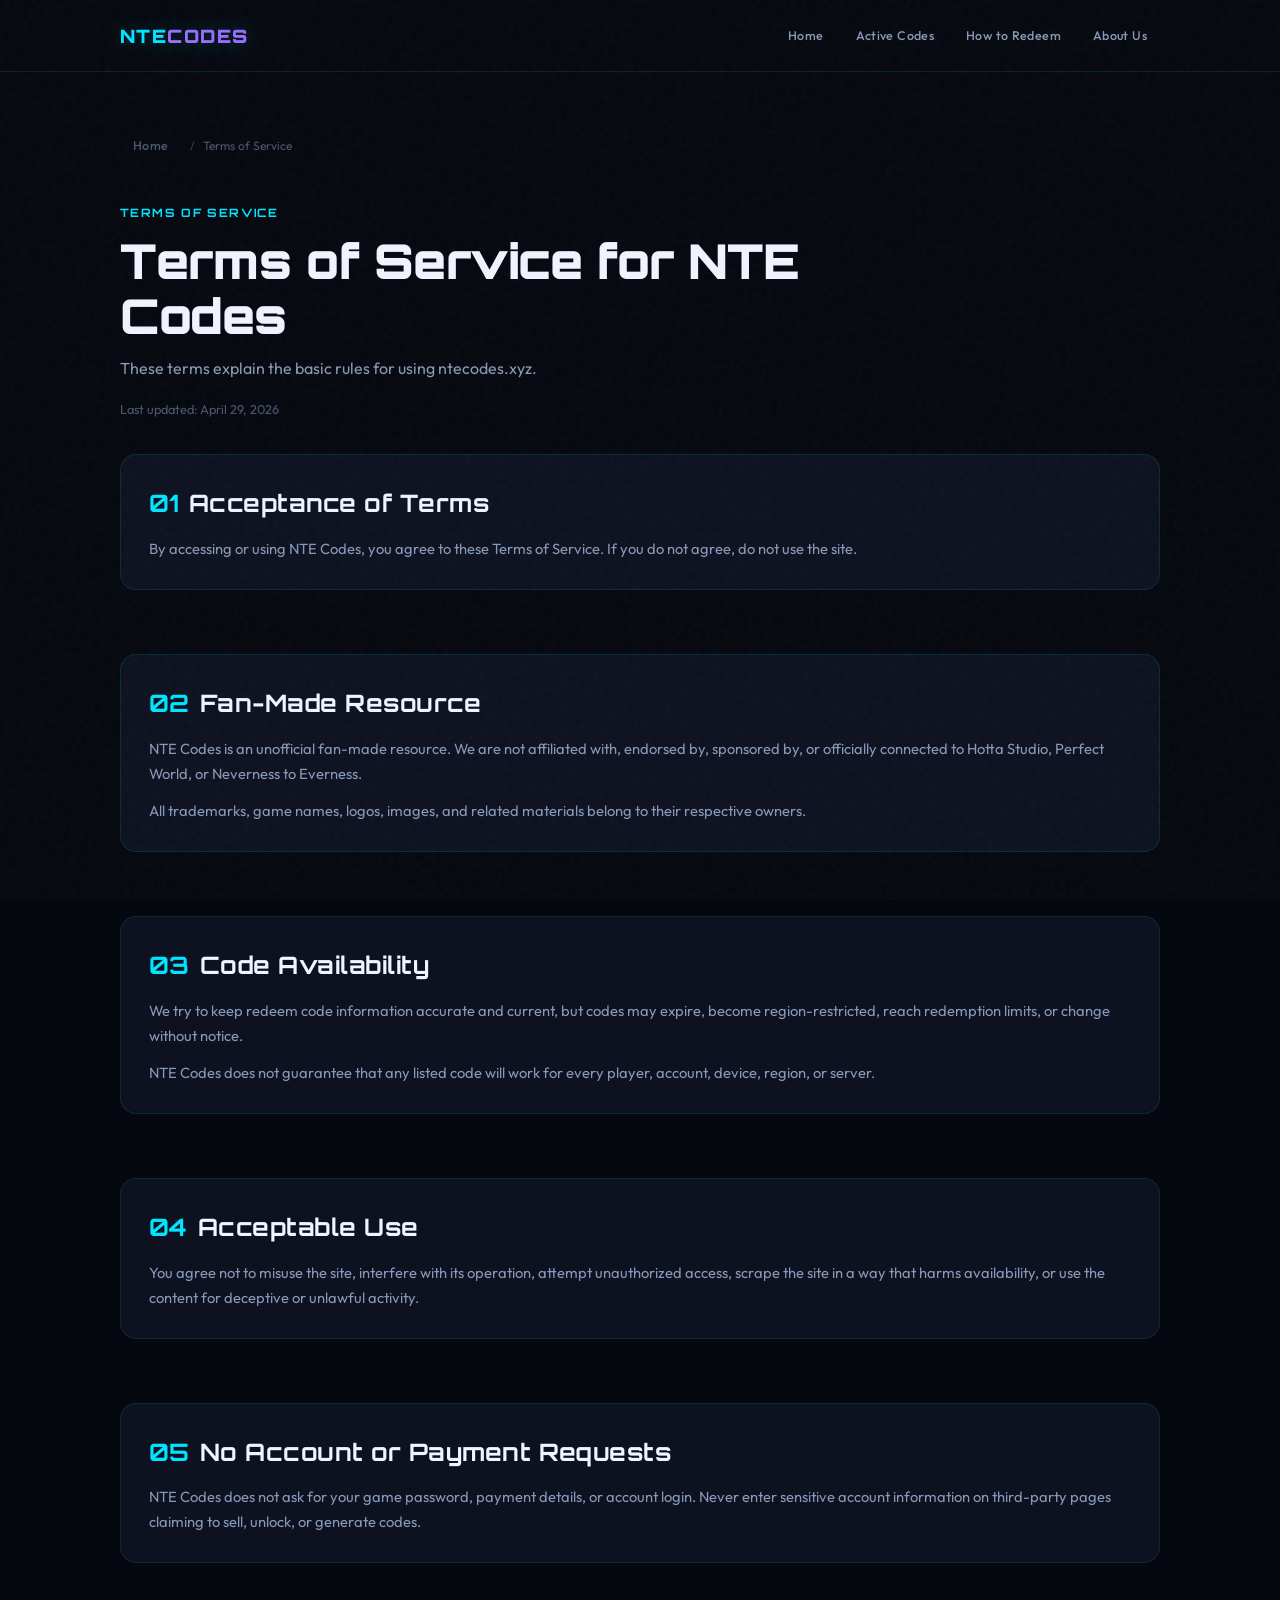
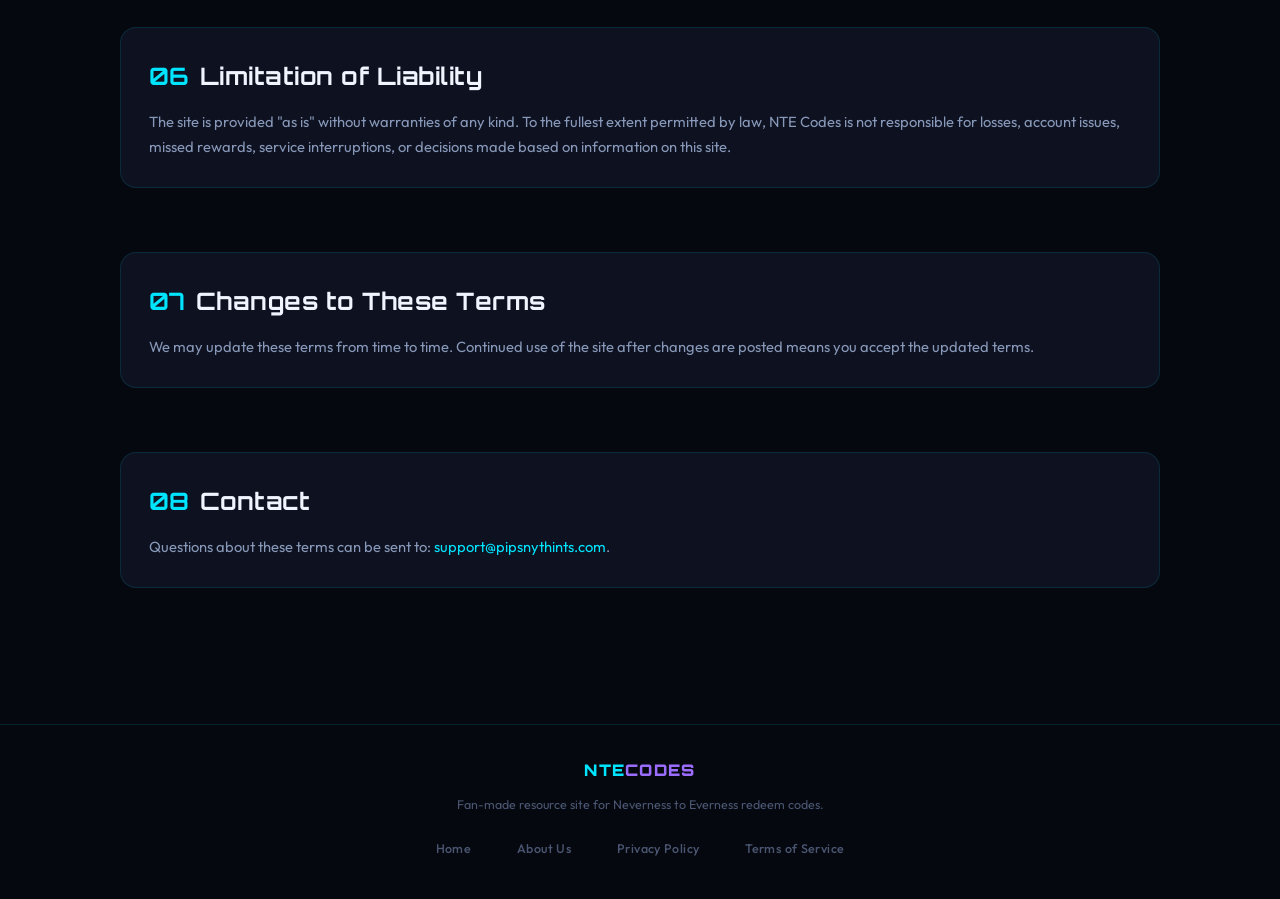
<file: terms.html>
<!DOCTYPE html>
<html lang="en">
<head>
  <meta charset="UTF-8" />
  <meta name="viewport" content="width=device-width, initial-scale=1.0" />
  <title>Terms of Service | NTE Codes</title>
  <meta name="description" content="Read the NTE Codes terms of service for using this fan-made Neverness to Everness redeem code resource." />
  <link rel="canonical" href="https://ntecodes.xyz/terms" />
  <meta name="robots" content="index, follow" />
  <link rel="stylesheet" href="style.css?v=6" />
  <link rel="icon" href="data:image/svg+xml,<svg xmlns='http://www.w3.org/2000/svg' viewBox='0 0 32 32'><rect width='32' height='32' rx='6' fill='%2306080f'/><text x='50%25' y='55%25' font-family='monospace' font-weight='900' font-size='18' fill='%2300e5ff' text-anchor='middle' dominant-baseline='middle'>N</text></svg>" />
</head>
<body>
  <header class="site-header" role="banner">
    <div class="container">
      <div class="header-inner">
        <a href="/" class="logo" aria-label="NTE Codes Home">NTE<span>CODES</span></a>
        <nav aria-label="Site navigation">
          <a href="/">Home</a>
          <a href="/#active-codes">Active Codes</a>
          <a href="/#how-to-redeem">How to Redeem</a>
          <a href="/about.html">About Us</a>
        </nav>
      </div>
    </div>
  </header>

  <main class="page-shell">
    <div class="container">
      <nav class="breadcrumb" aria-label="Breadcrumb">
        <a href="/">Home</a>
        <span class="breadcrumb-sep">/</span>
        <span>Terms of Service</span>
      </nav>

      <div class="page-hero">
        <div class="page-eyebrow">Terms of Service</div>
        <h1 class="page-title">Terms of Service for NTE Codes</h1>
        <p class="page-summary">These terms explain the basic rules for using ntecodes.xyz.</p>
        <p class="last-updated">Last updated: April 29, 2026</p>
      </div>

      <section class="content-panel">
        <h2><span class="h2-accent">01</span> Acceptance of Terms</h2>
        <p>By accessing or using NTE Codes, you agree to these Terms of Service. If you do not agree, do not use the site.</p>
      </section>

      <section class="content-panel">
        <h2><span class="h2-accent">02</span> Fan-Made Resource</h2>
        <p>NTE Codes is an unofficial fan-made resource. We are not affiliated with, endorsed by, sponsored by, or officially connected to Hotta Studio, Perfect World, or Neverness to Everness.</p>
        <p>All trademarks, game names, logos, images, and related materials belong to their respective owners.</p>
      </section>

      <section class="content-panel">
        <h2><span class="h2-accent">03</span> Code Availability</h2>
        <p>We try to keep redeem code information accurate and current, but codes may expire, become region-restricted, reach redemption limits, or change without notice.</p>
        <p>NTE Codes does not guarantee that any listed code will work for every player, account, device, region, or server.</p>
      </section>

      <section class="content-panel">
        <h2><span class="h2-accent">04</span> Acceptable Use</h2>
        <p>You agree not to misuse the site, interfere with its operation, attempt unauthorized access, scrape the site in a way that harms availability, or use the content for deceptive or unlawful activity.</p>
      </section>

      <section class="content-panel">
        <h2><span class="h2-accent">05</span> No Account or Payment Requests</h2>
        <p>NTE Codes does not ask for your game password, payment details, or account login. Never enter sensitive account information on third-party pages claiming to sell, unlock, or generate codes.</p>
      </section>

      <section class="content-panel">
        <h2><span class="h2-accent">06</span> Limitation of Liability</h2>
        <p>The site is provided "as is" without warranties of any kind. To the fullest extent permitted by law, NTE Codes is not responsible for losses, account issues, missed rewards, service interruptions, or decisions made based on information on this site.</p>
      </section>

      <section class="content-panel">
        <h2><span class="h2-accent">07</span> Changes to These Terms</h2>
        <p>We may update these terms from time to time. Continued use of the site after changes are posted means you accept the updated terms.</p>
      </section>

      <section class="content-panel">
        <h2><span class="h2-accent">08</span> Contact</h2>
        <p>Questions about these terms can be sent to: <a href="mailto:support@pipsnythints.com">support@pipsnythints.com</a>.</p>
      </section>
    </div>
  </main>

  <footer class="site-footer" role="contentinfo">
    <div class="container">
      <div class="footer-logo">NTE<span>CODES</span></div>
      <p class="footer-note">Fan-made resource site for Neverness to Everness redeem codes.</p>
      <nav class="footer-links" aria-label="Footer navigation">
        <a href="/">Home</a>
        <a href="/about">About Us</a>
        <a href="/privacy">Privacy Policy</a>
        <a href="/terms">Terms of Service</a>
      </nav>
    </div>
  </footer>
</body>
</html>
</file>
<file: style.css>
/* NTE CODES — Dark Premium Gaming Theme */

@import url('https://fonts.googleapis.com/css2?family=Orbitron:wght@400;600;700;900&family=Outfit:wght@300;400;500;600&display=swap');

:root {
  --bg-base:       #06080f;
  --bg-card:       #0d1120;
  --bg-elevated:   #111827;
  --border:        rgba(0,229,255,0.12);
  --border-hover:  rgba(0,229,255,0.35);
  --cyan:          #00e5ff;
  --cyan-dim:      rgba(0,229,255,0.08);
  --cyan-glow:     rgba(0,229,255,0.3);
  --purple:        #9b6dff;
  --purple-dim:    rgba(155,109,255,0.08);
  --green:         #22d47a;
  --red:           #ff4d6d;
  --yellow:        #ffd166;
  --text-primary:  #f0f4ff;
  --text-secondary:#8898b8;
  --text-muted:    #4a5672;
  --radius:        10px;
  --radius-lg:     16px;
  --font-display:  'Orbitron', monospace;
  --font-body:     'Outfit', sans-serif;
}

html, body {
  overflow-x: hidden;
  max-width: 100%;
}

*, *::before, *::after { box-sizing: border-box; margin: 0; padding: 0; }

html { scroll-behavior: smooth; font-size: 16px; }

body {
  font-family: var(--font-body);
  background-color: var(--bg-base);
  color: var(--text-primary);
  line-height: 1.7;
  min-height: 100vh;
  overflow-x: hidden;
}

/* Subtle noise texture overlay */
body::before {
  content: '';
  position: fixed;
  inset: 0;
  background-image: url("data:image/svg+xml,%3Csvg viewBox='0 0 200 200' xmlns='http://www.w3.org/2000/svg'%3E%3Cfilter id='n'%3E%3CfeTurbulence type='fractalNoise' baseFrequency='0.75' numOctaves='4' stitchTiles='stitch'/%3E%3C/filter%3E%3Crect width='100%25' height='100%25' filter='url(%23n)' opacity='0.03'/%3E%3C/svg%3E");
  pointer-events: none;
  z-index: 0;
}

/* ---- Layout ---- */
.container {
  max-width: 1080px;
  margin: 0 auto;
  padding: 0 20px;
}

/* ---- Update Banner ---- */
.update-banner {
  background: linear-gradient(90deg, rgba(0,229,255,0.12), rgba(155,109,255,0.12));
  border-bottom: 1px solid var(--border);
  padding: 10px 20px;
  text-align: center;
  font-size: 0.8rem;
  color: var(--cyan);
  letter-spacing: 0.05em;
  position: sticky;
  top: 0;
  z-index: 100;
  backdrop-filter: blur(8px);
  white-space: normal;
  word-wrap: break-word;
  overflow-wrap: break-word;
}

.update-banner .pulse-dot {
  display: inline-block;
  width: 7px; height: 7px;
  background: var(--green);
  border-radius: 50%;
  margin-right: 8px;
  animation: pulse 1.8s ease-in-out infinite;
  vertical-align: middle;
}

@keyframes pulse {
  0%,100% { opacity:1; transform:scale(1); }
  50%      { opacity:0.4; transform:scale(1.5); }
}

/* ---- Header / Nav ---- */
.site-header {
  padding: 18px 0;
  border-bottom: 1px solid var(--border);
}

.header-inner {
  display: flex;
  align-items: center;
  justify-content: space-between;
  gap: 16px;
}

.logo {
  font-family: var(--font-display);
  font-weight: 900;
  font-size: 1.15rem;
  color: var(--cyan);
  text-decoration: none;
  letter-spacing: 0.08em;
  text-shadow: 0 0 20px var(--cyan-glow);
}

.logo span { color: var(--purple); }

nav { display: flex; gap: 6px; flex-wrap: wrap; }

nav a {
  font-size: 0.78rem;
  font-weight: 500;
  color: var(--text-secondary);
  text-decoration: none;
  padding: 6px 12px;
  border-radius: 6px;
  border: 1px solid transparent;
  transition: all 0.2s;
  letter-spacing: 0.03em;
}

nav a:hover {
  color: var(--cyan);
  border-color: var(--border-hover);
  background: var(--cyan-dim);
}

/* ---- Hero ---- */
.hero {
  padding: 72px 0 56px;
  text-align: center;
  position: relative;
}

.hero::before {
  content: '';
  position: absolute;
  top: -40px; left: 50%;
  transform: translateX(-50%);
  width: 600px; height: 400px;
  background: radial-gradient(ellipse at center, rgba(0,229,255,0.07) 0%, transparent 70%);
  pointer-events: none;
}

.hero-badge {
  display: inline-flex;
  align-items: center;
  gap: 8px;
  background: var(--cyan-dim);
  border: 1px solid var(--border-hover);
  color: var(--cyan);
  font-size: 0.75rem;
  font-weight: 600;
  padding: 6px 14px;
  border-radius: 100px;
  letter-spacing: 0.08em;
  text-transform: uppercase;
  margin-bottom: 24px;
}

h1 {
  font-family: var(--font-display);
  font-size: clamp(1.8rem, 5vw, 3rem);
  font-weight: 900;
  line-height: 1.15;
  color: var(--text-primary);
  margin-bottom: 16px;
  letter-spacing: -0.01em;
}

h1 .highlight {
  color: var(--cyan);
  text-shadow: 0 0 30px var(--cyan-glow);
}

.hero-sub {
  font-size: 1.05rem;
  color: var(--text-secondary);
  max-width: 540px;
  margin: 0 auto 32px;
}

.btn-primary {
  display: inline-flex;
  align-items: center;
  gap: 8px;
  background: var(--cyan);
  color: #06080f;
  font-family: var(--font-display);
  font-size: 0.82rem;
  font-weight: 700;
  letter-spacing: 0.08em;
  padding: 14px 28px;
  border-radius: 8px;
  text-decoration: none;
  transition: all 0.2s;
  box-shadow: 0 0 24px rgba(0,229,255,0.4);
}

.btn-primary:hover {
  background: #fff;
  box-shadow: 0 0 40px rgba(0,229,255,0.6);
  transform: translateY(-1px);
}

/* ---- Stat Bar ---- */
.stat-bar {
  display: flex;
  gap: 0;
  border: 1px solid var(--border);
  border-radius: var(--radius-lg);
  overflow: hidden;
  margin: 48px 0;
}

.stat-item {
  flex: 1;
  text-align: center;
  padding: 20px 12px;
  border-right: 1px solid var(--border);
  background: var(--bg-card);
}

.stat-item:last-child { border-right: none; }

.stat-value {
  font-family: var(--font-display);
  font-size: 1.5rem;
  font-weight: 700;
  color: var(--cyan);
}

.stat-label {
  font-size: 0.72rem;
  color: var(--text-muted);
  text-transform: uppercase;
  letter-spacing: 0.06em;
  margin-top: 2px;
}

/* ---- Code Description ---- */
.code-description {
  font-size: 0.78rem;
  color: var(--text-secondary);
  margin: 10px 0 4px;
  line-height: 1.6;
  border-top: 1px solid rgba(255,255,255,0.04);
  padding-top: 10px;
}

/* ---- Game Info Table ---- */
.game-info-table-wrap {
  background: var(--bg-card);
  border: 1px solid var(--border);
  border-radius: var(--radius-lg);
  overflow: hidden;
}

.game-info-table {
  width: 100%;
  border-collapse: collapse;
  font-size: 0.85rem;
}

.game-info-table tr {
  border-bottom: 1px solid rgba(255,255,255,0.04);
}

.game-info-table tr:last-child {
  border-bottom: none;
}

.game-info-table td {
  padding: 12px 20px;
  vertical-align: top;
}

.game-info-table .gi-label {
  font-family: var(--font-display);
  font-size: 0.68rem;
  font-weight: 700;
  color: var(--text-muted);
  text-transform: uppercase;
  letter-spacing: 0.08em;
  width: 160px;
  white-space: nowrap;
}

.game-info-table .gi-value {
  color: var(--text-secondary);
}

.game-info-table tr:hover td {
  background: rgba(255,255,255,0.02);
}

/* ---- Sections ---- */
section { margin-bottom: 64px; }

.section-header {
  display: flex;
  align-items: flex-end;
  justify-content: space-between;
  gap: 12px;
  margin-bottom: 24px;
}

h2 {
  font-family: var(--font-display);
  font-size: clamp(1.1rem, 3vw, 1.5rem);
  font-weight: 700;
  letter-spacing: 0.02em;
  color: var(--text-primary);
  display: flex;
  align-items: center;
  gap: 10px;
}

h2 .h2-accent { color: var(--cyan); }

.section-note {
  font-size: 0.8rem;
  color: var(--text-muted);
}

h3 {
  font-family: var(--font-display);
  font-size: 0.95rem;
  font-weight: 600;
  color: var(--text-primary);
  margin-bottom: 10px;
  letter-spacing: 0.04em;
}

/* ---- Active Codes Grid ---- */
.codes-grid {
  display: grid;
  grid-template-columns: repeat(auto-fill, minmax(280px, 1fr));
  gap: 14px;
}

.code-card {
  background: var(--bg-card);
  border: 1px solid var(--border);
  border-radius: var(--radius-lg);
  padding: 20px 20px 16px;
  transition: border-color 0.2s, transform 0.2s;
  position: relative;
  overflow: hidden;
  display: flex;
  flex-direction: column;
}

.code-card::before {
  content: '';
  position: absolute;
  top: 0; left: 0; right: 0;
  height: 2px;
  background: linear-gradient(90deg, var(--cyan), var(--purple));
  opacity: 0;
  transition: opacity 0.2s;
}

.code-card:hover {
  border-color: var(--border-hover);
  transform: translateY(-2px);
}

.code-card:hover::before { opacity: 1; }

.code-card-top {
  display: flex;
  align-items: center;
  justify-content: space-between;
  margin-bottom: 12px;
}

.status-badge {
  font-size: 0.65rem;
  font-weight: 700;
  text-transform: uppercase;
  letter-spacing: 0.08em;
  padding: 3px 9px;
  border-radius: 100px;
}

.status-active {
  background: rgba(34,212,122,0.12);
  color: var(--green);
  border: 1px solid rgba(34,212,122,0.25);
}

.status-active::before {
  content: '● ';
  animation: pulse 1.8s ease-in-out infinite;
}

.status-expired {
  background: rgba(255,77,109,0.1);
  color: var(--red);
  border: 1px solid rgba(255,77,109,0.2);
}

.code-string {
  font-family: var(--font-display);
  font-size: 1rem;
  font-weight: 700;
  color: var(--text-primary);
  letter-spacing: 0.06em;
  margin-bottom: 8px;
  word-break: break-all;
}

.code-reward {
  font-size: 0.82rem;
  color: var(--text-secondary);
  margin-bottom: 14px;
  display: flex;
  flex-direction: column;
  width: 100%;
  gap: 0;
}

.code-reward-line {
  display: flex;
  width: 100%;
  align-items: center;
  gap: 6px;
  padding: 4px 0;
  border-bottom: 1px solid rgba(255,255,255,0.04);
}

.code-reward-line:last-child {
  border-bottom: none;
}

.reward-icon { color: var(--yellow); }

.copy-btn {
  width: 100%;
  background: var(--cyan-dim);
  border: 1px solid var(--border-hover);
  color: var(--cyan);
  font-family: var(--font-body);
  font-size: 0.8rem;
  font-weight: 600;
  padding: 9px;
  border-radius: 7px;
  cursor: pointer;
  transition: all 0.2s;
  display: flex;
  align-items: center;
  justify-content: center;
  gap: 6px;
}

.copy-btn:hover {
  background: var(--cyan);
  color: #06080f;
}

.copy-btn.copied {
  background: rgba(34,212,122,0.15);
  border-color: rgba(34,212,122,0.4);
  color: var(--green);
}

.code-updated {
  font-size: 0.68rem;
  color: var(--text-muted);
  margin-top: 10px;
  text-align: center;
}

/* ---- Expired Table ---- */
.expired-table-wrap {
  background: var(--bg-card);
  border: 1px solid var(--border);
  border-radius: var(--radius-lg);
  overflow: hidden;
}

.expired-table {
  width: 100%;
  border-collapse: collapse;
  font-size: 0.875rem;
}

.expired-table thead {
  background: var(--bg-elevated);
}

.expired-table th {
  padding: 13px 16px;
  text-align: left;
  font-family: var(--font-display);
  font-size: 0.68rem;
  font-weight: 700;
  color: var(--text-muted);
  text-transform: uppercase;
  letter-spacing: 0.08em;
  border-bottom: 1px solid var(--border);
}

.expired-table td {
  padding: 12px 16px;
  border-bottom: 1px solid rgba(255,255,255,0.04);
  color: var(--text-secondary);
}

.expired-table tr:last-child td { border-bottom: none; }

.expired-table tr:hover td { background: rgba(255,255,255,0.02); }

.expired-code-str {
  font-family: var(--font-display);
  font-size: 0.78rem;
  color: var(--text-muted);
  text-decoration: line-through;
  text-decoration-color: rgba(255,77,109,0.5);
}

/* ---- Steps / How To Redeem ---- */
.steps-grid {
  display: grid;
  grid-template-columns: repeat(auto-fill, minmax(200px, 1fr));
  gap: 14px;
}

.step-card {
  background: var(--bg-card);
  border: 1px solid var(--border);
  border-radius: var(--radius-lg);
  padding: 24px 20px;
  position: relative;
}

.step-num {
  font-family: var(--font-display);
  font-size: 2rem;
  font-weight: 900;
  color: var(--border);
  line-height: 1;
  margin-bottom: 12px;
  -webkit-text-stroke: 1px rgba(0,229,255,0.15);
}

.step-card p {
  font-size: 0.875rem;
  color: var(--text-secondary);
}

/* ---- Info Cards ---- */
.info-grid {
  display: grid;
  grid-template-columns: repeat(auto-fill, minmax(280px, 1fr));
  gap: 14px;
}

.info-card {
  background: var(--bg-card);
  border: 1px solid var(--border);
  border-radius: var(--radius-lg);
  padding: 22px;
}

.info-card-icon {
  width: 40px; height: 40px;
  border-radius: 10px;
  background: var(--cyan-dim);
  border: 1px solid var(--border-hover);
  display: flex; align-items: center; justify-content: center;
  font-size: 1.1rem;
  margin-bottom: 14px;
}

.info-card p {
  font-size: 0.875rem;
  color: var(--text-secondary);
}

/* ---- FAQ ---- */
.faq-list { display: flex; flex-direction: column; gap: 10px; }

.faq-item {
  background: var(--bg-card);
  border: 1px solid var(--border);
  border-radius: var(--radius);
  overflow: hidden;
}

.faq-q {
  width: 100%;
  background: none;
  border: none;
  padding: 18px 20px;
  text-align: left;
  cursor: pointer;
  font-family: var(--font-body);
  font-size: 0.95rem;
  font-weight: 600;
  color: var(--text-primary);
  display: flex;
  align-items: center;
  justify-content: space-between;
  gap: 12px;
  transition: color 0.2s;
}

.faq-q:hover { color: var(--cyan); }

.faq-chevron {
  font-size: 0.7rem;
  color: var(--text-muted);
  transition: transform 0.3s;
  flex-shrink: 0;
}

.faq-item.open .faq-chevron { transform: rotate(180deg); }
.faq-item.open .faq-q { color: var(--cyan); }

.faq-a {
  max-height: 0;
  overflow: hidden;
  transition: max-height 0.35s ease, padding 0.35s ease;
  font-size: 0.875rem;
  color: var(--text-secondary);
  padding: 0 20px;
}

.faq-item.open .faq-a {
  max-height: 400px;
  padding: 0 20px 18px;
}



/* ---- Trust Bar ---- */
.trust-bar {
  display: flex;
  gap: 20px;
  flex-wrap: wrap;
  padding: 20px 24px;
  background: var(--bg-card);
  border: 1px solid var(--border);
  border-radius: var(--radius-lg);
  margin-bottom: 48px;
  align-items: center;
}

.trust-item {
  display: flex;
  align-items: center;
  gap: 8px;
  font-size: 0.78rem;
  color: var(--text-secondary);
}

.trust-item .trust-icon { color: var(--cyan); font-size: 0.9rem; }

/* ---- Footer ---- */
.site-footer {
  border-top: 1px solid var(--border);
  padding: 32px 0;
  text-align: center;
}

.footer-logo {
  font-family: var(--font-display);
  font-weight: 900;
  font-size: 1rem;
  color: var(--cyan);
  letter-spacing: 0.08em;
  margin-bottom: 10px;
}

.footer-logo span { color: var(--purple); }

.footer-note {
  font-size: 0.78rem;
  color: var(--text-muted);
  max-width: 480px;
  margin: 0 auto 16px;
}

.footer-links {
  display: flex;
  justify-content: center;
  gap: 20px;
  flex-wrap: wrap;
}

.footer-links a {
  font-size: 0.78rem;
  color: var(--text-muted);
  text-decoration: none;
  transition: color 0.2s;
}

.footer-links a:hover { color: var(--cyan); }

/* ---- Responsive ---- */
@media (max-width: 640px) {
  .game-info-table .gi-label { width: auto; display: block; padding-bottom: 2px; }
  .game-info-table .gi-value { display: block; padding-top: 2px; }
  .game-info-table td { display: block; padding: 8px 16px; }

  .stat-bar { flex-wrap: wrap; }
  .stat-item { flex: 1 1 45%; border-right: none; border-bottom: 1px solid var(--border); }
  .stat-item:last-child { border-bottom: none; }

  nav { display: none; }
  .header-inner { justify-content: center; }

  h1 { font-size: 1.6rem; }

  .codes-grid { grid-template-columns: 1fr; }

  .steps-grid { grid-template-columns: 1fr; }

  .info-grid { grid-template-columns: 1fr; }

  .section-header { flex-direction: column; align-items: flex-start; gap: 4px; }

  .breadcrumb { flex-wrap: wrap; gap: 4px; }
  .breadcrumb span, .breadcrumb a { white-space: nowrap; }

  .hero-badge { white-space: nowrap; font-size: 0.7rem; }

  .trust-bar { gap: 12px; padding: 16px; }
}

/* ---- Animations ---- */
@keyframes fadeInUp {
  from { opacity: 0; transform: translateY(18px); }
  to   { opacity: 1; transform: translateY(0); }
}

.hero > * { animation: fadeInUp 0.6s ease forwards; }
.hero > *:nth-child(1) { animation-delay: 0.1s; }
.hero > *:nth-child(2) { animation-delay: 0.2s; }
.hero > *:nth-child(3) { animation-delay: 0.3s; }
.hero > *:nth-child(4) { animation-delay: 0.4s; }
.hero > *:nth-child(5) { animation-delay: 0.5s; }

/* ---- Breadcrumb ---- */
.breadcrumb {
  display: flex;
  align-items: center;
  gap: 8px;
  font-size: 0.75rem;
  color: var(--text-muted);
  margin-bottom: 40px;
}

.breadcrumb a {
  color: var(--text-muted);
  text-decoration: none;
  transition: color 0.2s;
}

.breadcrumb a:hover { color: var(--cyan); }

.breadcrumb-sep { color: var(--border-hover); }

/* ---- Legal / Static Pages ---- */
.page-shell {
  padding: 56px 0 72px;
}

.page-hero {
  margin-bottom: 34px;
}

.page-eyebrow {
  color: var(--cyan);
  font-family: var(--font-display);
  font-size: 0.72rem;
  font-weight: 700;
  letter-spacing: 0.12em;
  text-transform: uppercase;
  margin-bottom: 10px;
}

.page-title {
  max-width: 780px;
  margin-bottom: 12px;
}

.page-summary {
  max-width: 700px;
  color: var(--text-secondary);
  font-size: 1rem;
}

.content-panel {
  background: var(--bg-card);
  border: 1px solid var(--border);
  border-radius: var(--radius-lg);
  padding: 28px;
}

.content-panel + .content-panel {
  margin-top: 16px;
}

.content-panel h2 {
  margin-bottom: 12px;
}

.content-panel p,
.content-panel li {
  color: var(--text-secondary);
  font-size: 0.92rem;
}

.content-panel p + p {
  margin-top: 12px;
}

.content-panel ul {
  margin: 12px 0 0 20px;
}

.content-panel a {
  color: var(--cyan);
  text-decoration: none;
}

.content-panel a:hover {
  text-decoration: underline;
}

.last-updated {
  color: var(--text-muted);
  font-size: 0.8rem;
  margin-top: 16px;
}

@media (max-width: 640px) {
  .page-shell { padding: 36px 0 56px; }
  .content-panel { padding: 22px 18px; }
}
</file>
